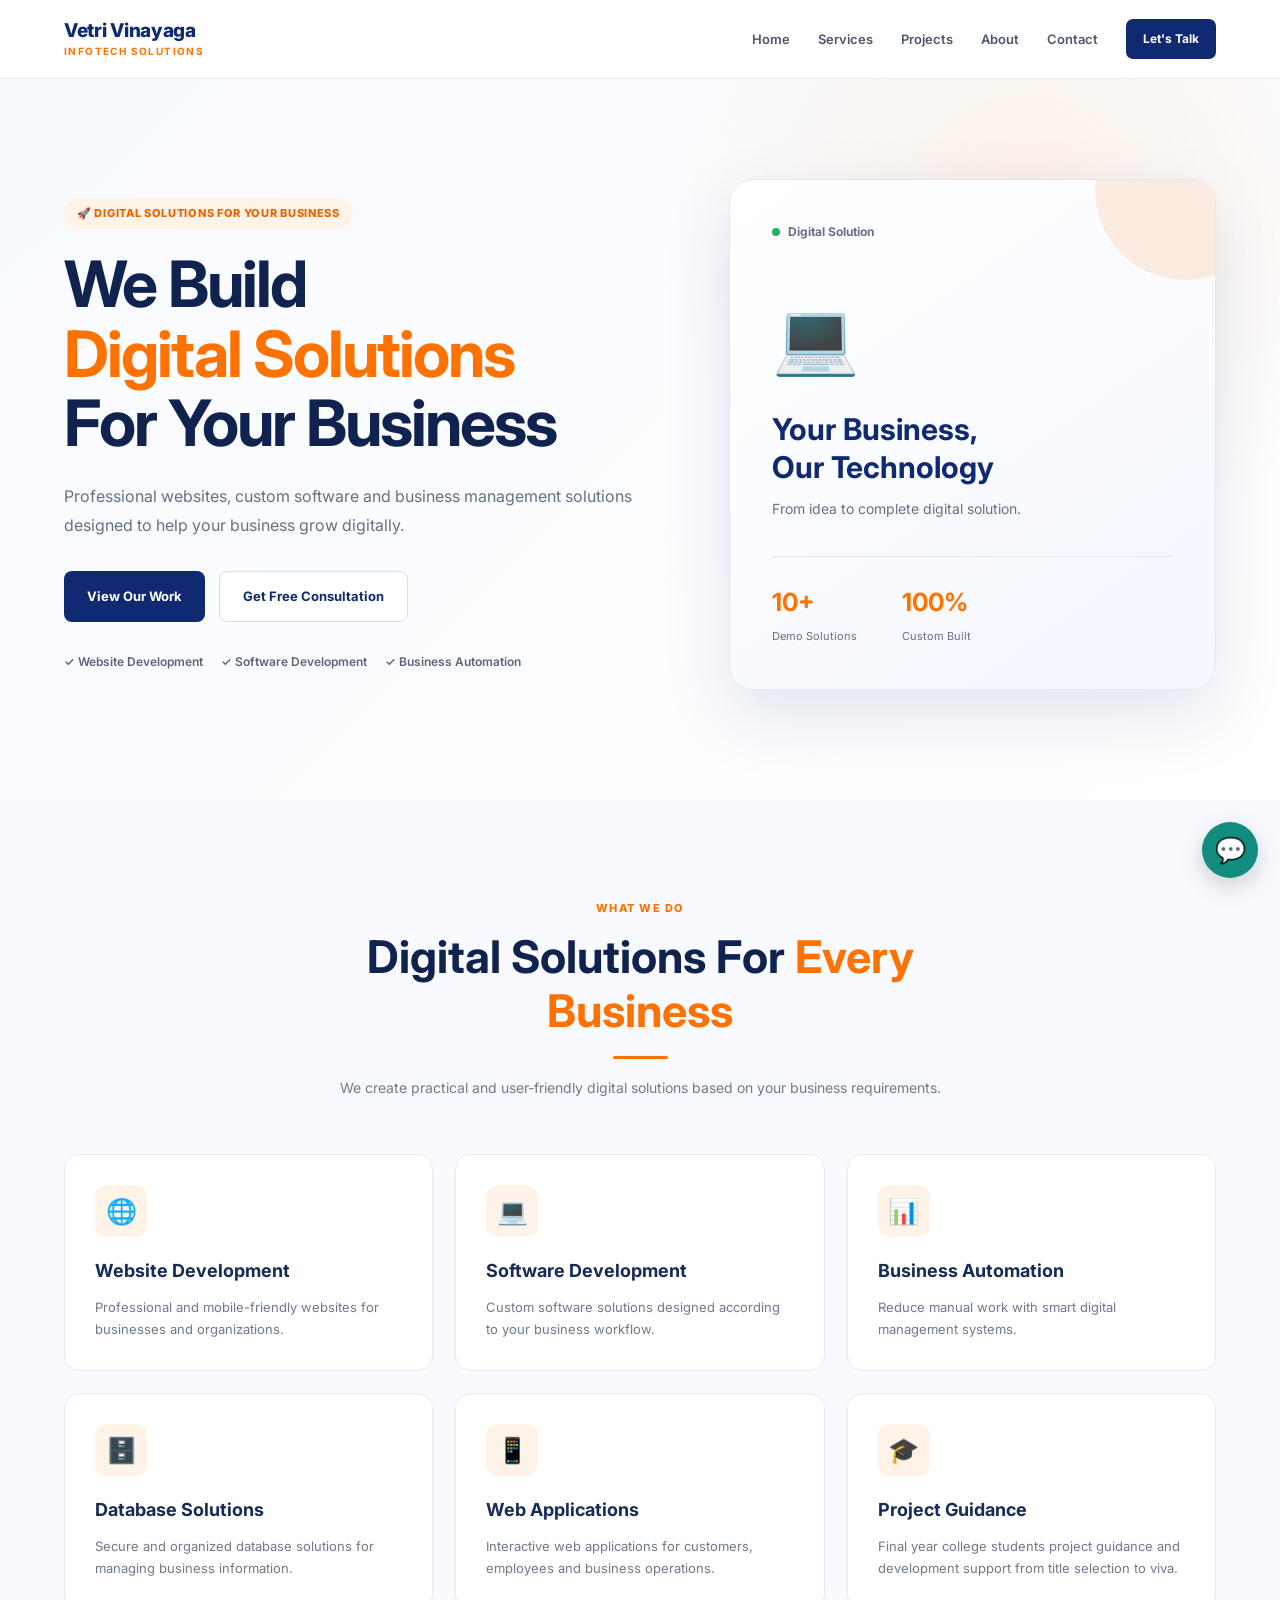
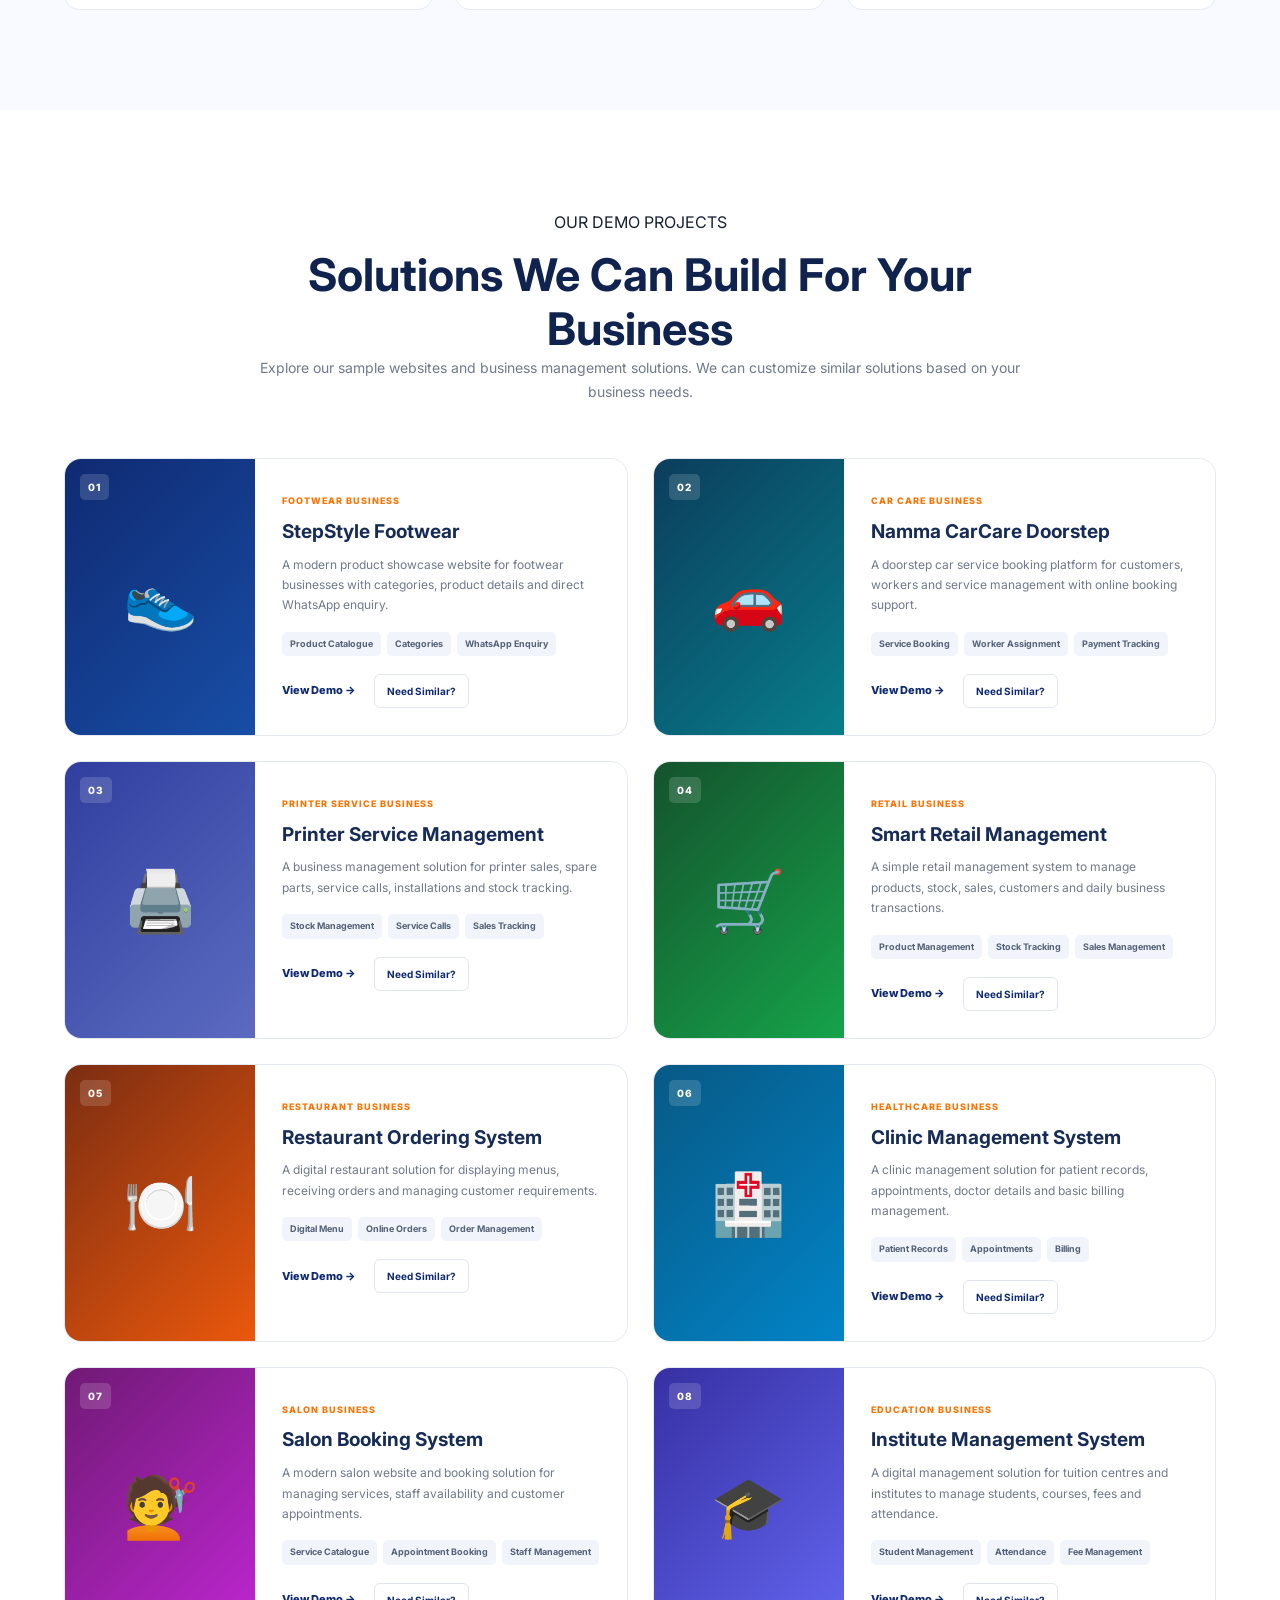
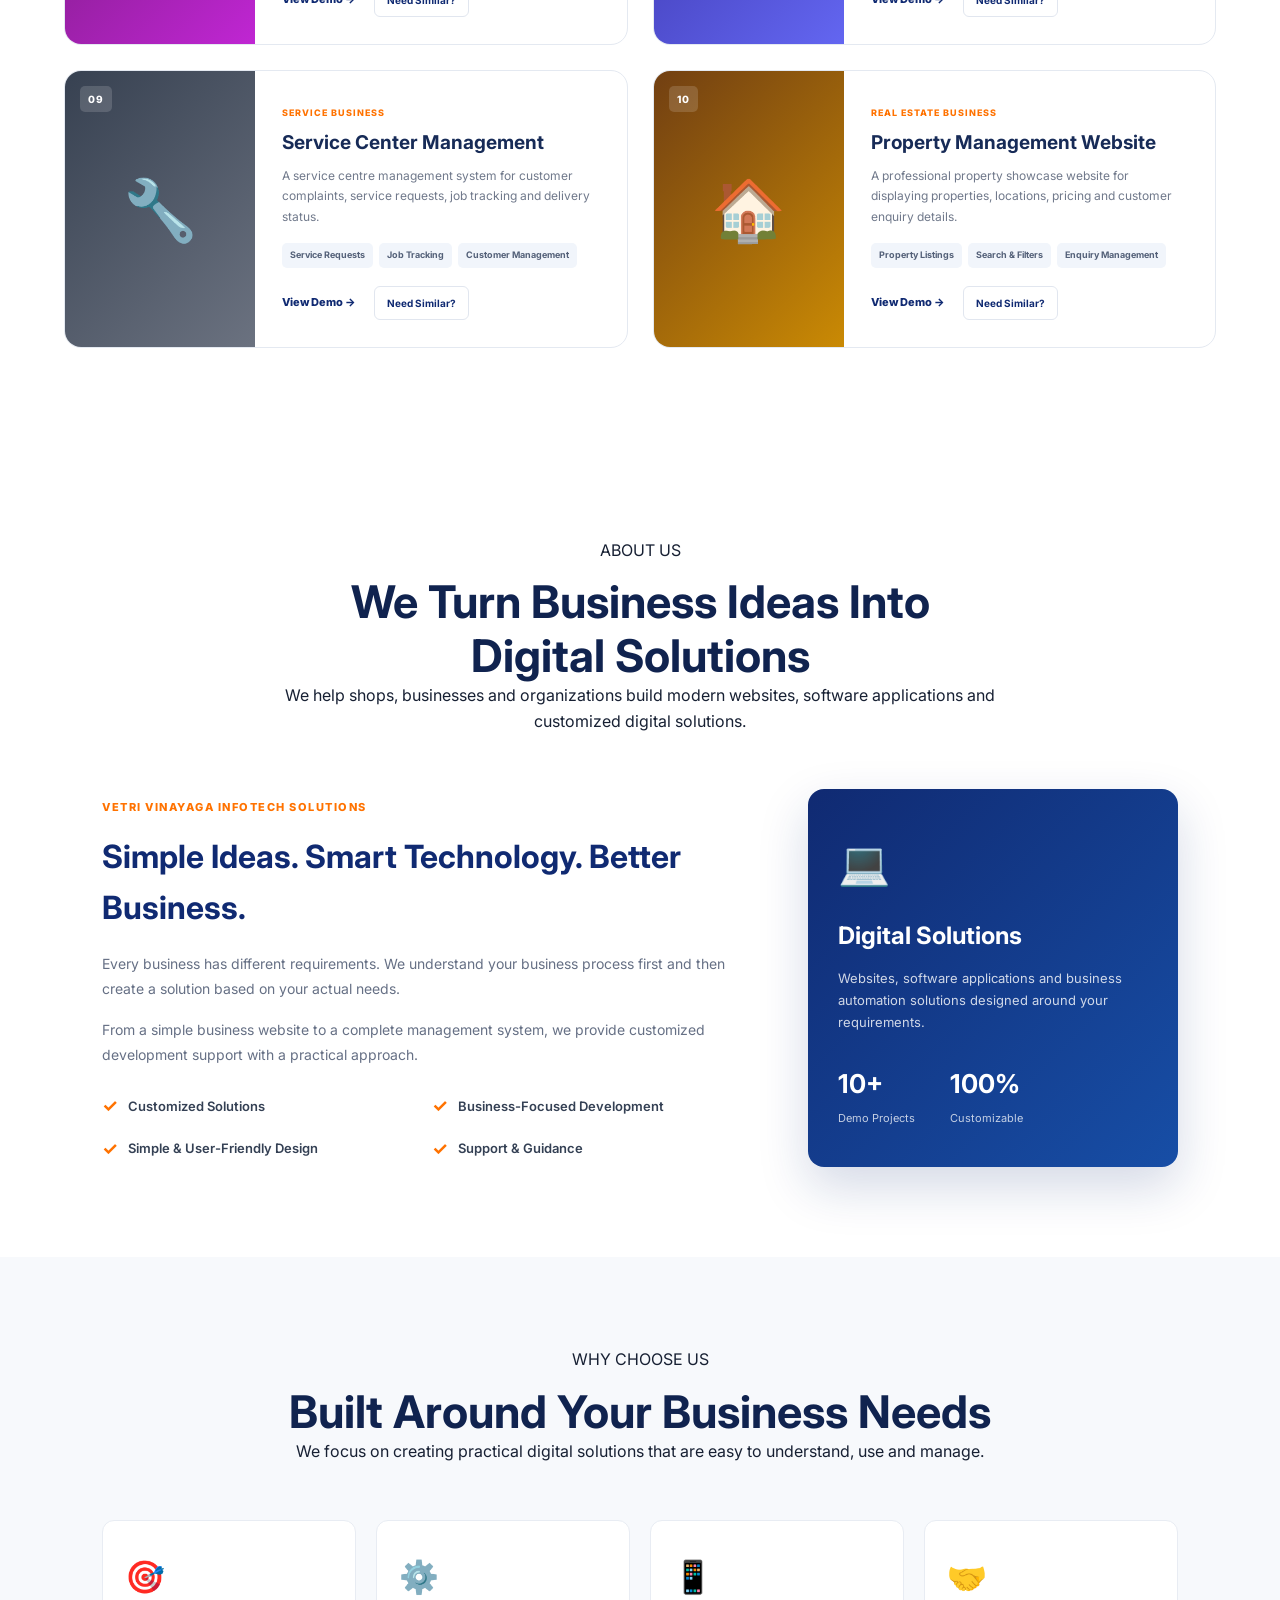
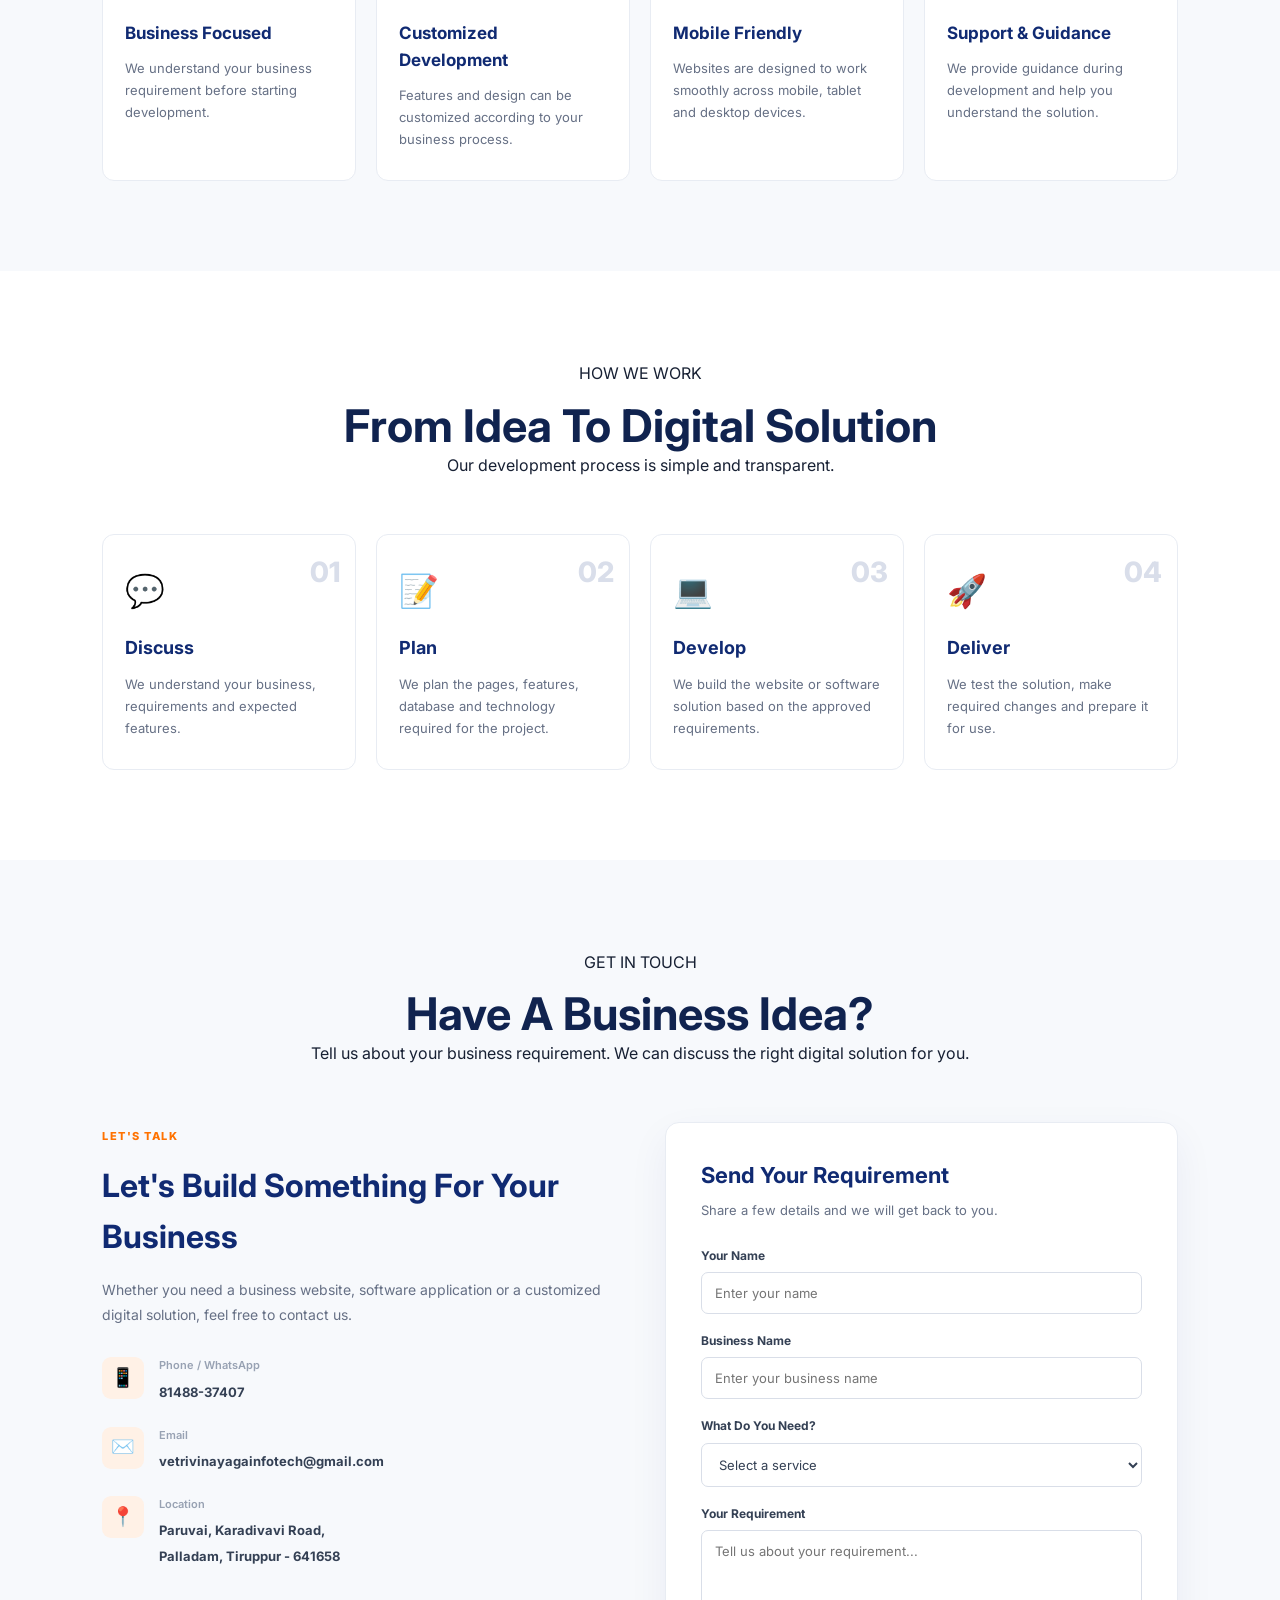
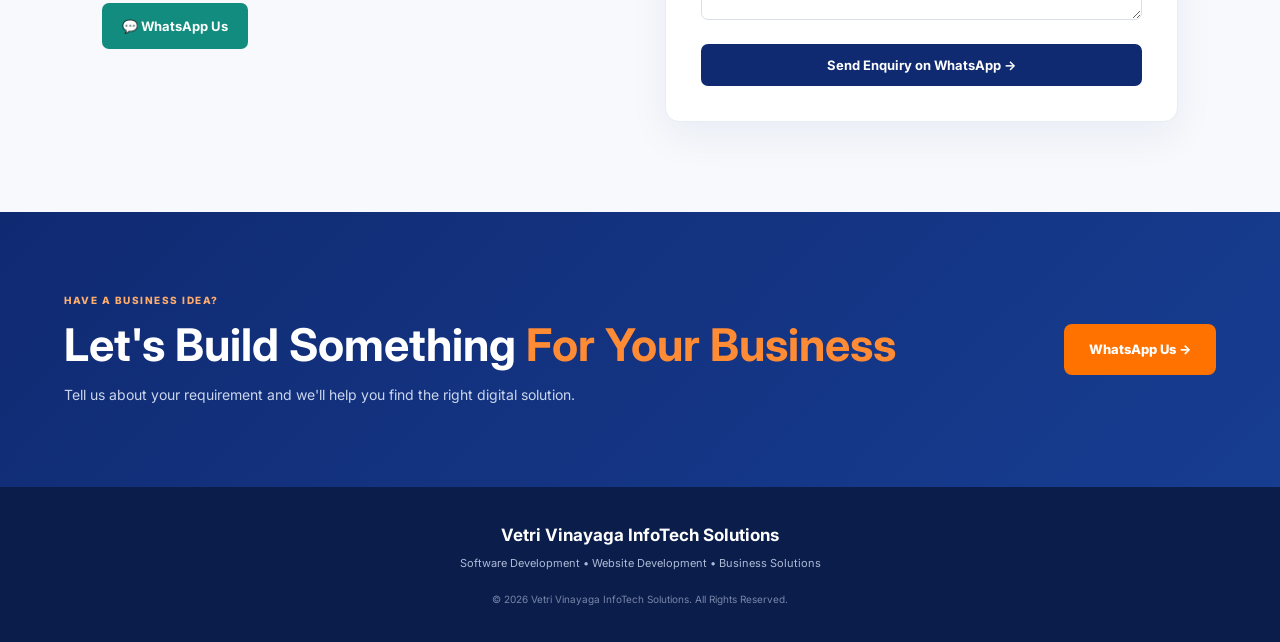
<file: index.html>
<!DOCTYPE html>
<html lang="en">

<head>
    <meta charset="UTF-8">
    <meta name="viewport" content="width=device-width, initial-scale=1.0">

    <title>Vetri Vinayaga InfoTech Solutions</title>

    <meta name="description"
        content="Vetri Vinayaga InfoTech Solutions - Software Development, Website Development, Business Automation and Project Guidance.">

    <link rel="stylesheet" href="css/style.css">
    
    <link rel="preconnect" href="https://fonts.googleapis.com">
<link rel="preconnect" href="https://fonts.gstatic.com" crossorigin>
<link href="https://fonts.googleapis.com/css2?family=Inter:wght@400;500;600;700;800&display=swap" rel="stylesheet">

</head>

<body>

<!-- ================= HEADER ================= -->

<header class="site-header">

    <div class="header-container">

        <a href="#home" class="logo">
            <span class="logo-main">Vetri Vinayaga</span>
            <span class="logo-sub">InfoTech Solutions</span>
        </a>


        <button class="menu-toggle" id="menuToggle" aria-label="Open Menu">
            ☰
        </button>


        <nav class="main-nav" id="mainNav">

            <a href="#home">Home</a>

            <a href="#services">Services</a>

            <a href="#projects">Projects</a>

            <a href="#about">About</a>

            <a href="#contact">Contact</a>

            <a
                href="https://wa.me/918148837407?text=Hi%20Vetri%20Vinayaga%20InfoTech%20Solutions%2C%20I%20would%20like%20to%20discuss%20a%20project."
                target="_blank"
                class="nav-talk"
            >
                Let's Talk
            </a>

        </nav>

    </div>

</header>




    <!-- ================= HERO ================= -->

    <section class="hero" id="home">

        <div class="container hero-container">

            <div class="hero-content">

                <p class="hero-tag">
                    🚀 DIGITAL SOLUTIONS FOR YOUR BUSINESS
                </p>

                <h1>
                    We Build
                    <span>Digital Solutions</span>
                    For Your Business
                </h1>

                <p class="hero-description">
                    Professional websites, custom software and business
                    management solutions designed to help your business
                    grow digitally.
                </p>

                <div class="hero-buttons">

                    <a href="#projects" class="btn primary-btn">
                        View Our Work
                    </a>

                    <a href="#contact" class="btn secondary-btn">
                        Get Free Consultation
                    </a>

                </div>

                <div class="hero-services">

                    <span>✓ Website Development</span>
                    <span>✓ Software Development</span>
                    <span>✓ Business Automation</span>

                </div>

            </div>


            <div class="hero-card">

                <div class="hero-card-top">

                    <span class="status-dot"></span>

                    <span>Digital Solution</span>

                </div>

                <div class="hero-icon">
                    💻
                </div>

                <h3>
                    Your Business,
                    <br>
                    Our Technology
                </h3>

                <p>
                    From idea to complete digital solution.
                </p>

                <div class="mini-stats">

                    <div>
                        <strong>10+</strong>
                        <span>Demo Solutions</span>
                    </div>

                    <div>
                        <strong>100%</strong>
                        <span>Custom Built</span>
                    </div>

                </div>

            </div>

        </div>

    </section>


    <!-- ================= SERVICES ================= -->

    <section class="services section" id="services">

        <div class="container">

            <div class="section-heading">

                <p>WHAT WE DO</p>

                <h2>
                    Digital Solutions For
                    <span>Every Business</span>
                </h2>

                <div class="heading-line"></div>

                <p class="section-description">
                    We create practical and user-friendly digital solutions
                    based on your business requirements.
                </p>

            </div>


            <div class="services-grid">

                <div class="service-card">
                    <div class="service-icon">🌐</div>
                    <h3>Website Development</h3>
                    <p>
                        Professional and mobile-friendly websites
                        for businesses and organizations.
                    </p>
                </div>


                <div class="service-card">
                    <div class="service-icon">💻</div>
                    <h3>Software Development</h3>
                    <p>
                        Custom software solutions designed according
                        to your business workflow.
                    </p>
                </div>


                <div class="service-card">
                    <div class="service-icon">📊</div>
                    <h3>Business Automation</h3>
                    <p>
                        Reduce manual work with smart digital
                        management systems.
                    </p>
                </div>


                <div class="service-card">
                    <div class="service-icon">🗄️</div>
                    <h3>Database Solutions</h3>
                    <p>
                        Secure and organized database solutions
                        for managing business information.
                    </p>
                </div>


                <div class="service-card">
                    <div class="service-icon">📱</div>
                    <h3>Web Applications</h3>
                    <p>
                        Interactive web applications for customers,
                        employees and business operations.
                    </p>
                </div>


                <div class="service-card">
                    <div class="service-icon">🎓</div>
                    <h3>Project Guidance</h3>
                    <p>
                        Final year college students project guidance
                        and development support from title selection to viva.
                    </p>
                </div>

            </div>

        </div>

    </section>


<!-- ================= PROJECTS ================= -->

<section class="projects-section" id="projects">

    <div class="section-heading">
        <span class="section-tag">OUR DEMO PROJECTS</span>
        <h2>Solutions We Can Build For Your Business</h2>
        <p>
            Explore our sample websites and business management solutions.
            We can customize similar solutions based on your business needs.
        </p>
    </div>


    <div class="projects-grid">


        <!-- ================= PROJECT 01 ================= -->

        <div class="project-card">

            <div class="project-image footwear-project">
                <span class="project-number">01</span>
                <span class="project-icon">👟</span>
            </div>

            <div class="project-content">

                <span class="project-category">FOOTWEAR BUSINESS</span>

                <h3>StepStyle Footwear</h3>

                <p>
                    A modern product showcase website for footwear businesses
                    with categories, product details and direct WhatsApp enquiry.
                </p>

                <div class="project-features">
                    <span>Product Catalogue</span>
                    <span>Categories</span>
                    <span>WhatsApp Enquiry</span>
                </div>

                <div class="project-actions">
                    <a href="projects/stepstyle/index.html" class="project-btn">
    View Demo →
</a>
                    <a href="#contact" class="similar-btn">Need Similar?</a>
                </div>

            </div>

        </div>


        <!-- ================= PROJECT 02 ================= -->

        <div class="project-card">

            <div class="project-image carcare-project">
                <span class="project-number">02</span>
                <span class="project-icon">🚗</span>
            </div>

            <div class="project-content">

                <span class="project-category">CAR CARE BUSINESS</span>

                <h3>Namma CarCare Doorstep</h3>

                <p>
                    A doorstep car service booking platform for customers,
                    workers and service management with online booking support.
                </p>

                <div class="project-features">
                    <span>Service Booking</span>
                    <span>Worker Assignment</span>
                    <span>Payment Tracking</span>
                </div>

                <div class="project-actions">
                    <a href="projects/carcare/index.html" class="project-btn">
    View Demo →
</a>
                    <a href="#contact" class="similar-btn">Need Similar?</a>
                </div>

            </div>

        </div>


        <!-- ================= PROJECT 03 ================= -->

        <div class="project-card">

            <div class="project-image printer-project">
                <span class="project-number">03</span>
                <span class="project-icon">🖨️</span>
            </div>

            <div class="project-content">

                <span class="project-category">PRINTER SERVICE BUSINESS</span>

                <h3>Printer Service Management</h3>

                <p>
                    A business management solution for printer sales,
                    spare parts, service calls, installations and stock tracking.
                </p>

                <div class="project-features">
                    <span>Stock Management</span>
                    <span>Service Calls</span>
                    <span>Sales Tracking</span>
                </div>

                <div class="project-actions">
                    <a href="projects/printer-service/index.html" class="project-btn">
    View Demo →
</a>
                    <a href="#contact" class="similar-btn">Need Similar?</a>
                </div>

            </div>

        </div>


        <!-- ================= PROJECT 04 ================= -->

        <div class="project-card">

            <div class="project-image retail-project">
                <span class="project-number">04</span>
                <span class="project-icon">🛒</span>
            </div>

            <div class="project-content">

                <span class="project-category">RETAIL BUSINESS</span>

                <h3>Smart Retail Management</h3>

                <p>
                    A simple retail management system to manage products,
                    stock, sales, customers and daily business transactions.
                </p>

                <div class="project-features">
                    <span>Product Management</span>
                    <span>Stock Tracking</span>
                    <span>Sales Management</span>
                </div>

                <div class="project-actions">
                    <a href="projects/smart-retail/index.html" class="project-btn">
    View Demo →
</a>
                    <a href="#contact" class="similar-btn">Need Similar?</a>
                </div>

            </div>

        </div>


        <!-- ================= PROJECT 05 ================= -->

        <div class="project-card">

            <div class="project-image restaurant-project">
                <span class="project-number">05</span>
                <span class="project-icon">🍽️</span>
            </div>

            <div class="project-content">

                <span class="project-category">RESTAURANT BUSINESS</span>

                <h3>Restaurant Ordering System</h3>

                <p>
                    A digital restaurant solution for displaying menus,
                    receiving orders and managing customer requirements.
                </p>

                <div class="project-features">
                    <span>Digital Menu</span>
                    <span>Online Orders</span>
                    <span>Order Management</span>
                </div>

                <div class="project-actions">
                    <a href="projects/restaurant/index.html" class="project-btn">
    View Demo →
</a>
                    <a href="#contact" class="similar-btn">Need Similar?</a>
                </div>

            </div>

        </div>


        <!-- ================= PROJECT 06 ================= -->

        <div class="project-card">

            <div class="project-image clinic-project">
                <span class="project-number">06</span>
                <span class="project-icon">🏥</span>
            </div>

            <div class="project-content">

                <span class="project-category">HEALTHCARE BUSINESS</span>

                <h3>Clinic Management System</h3>

                <p>
                    A clinic management solution for patient records,
                    appointments, doctor details and basic billing management.
                </p>

                <div class="project-features">
                    <span>Patient Records</span>
                    <span>Appointments</span>
                    <span>Billing</span>
                </div>

                <div class="project-actions">
                    <a href="projects/clinic/index.html" class="project-btn">
    View Demo →
</a>
                    <a href="#contact" class="similar-btn">Need Similar?</a>
                </div>

            </div>

        </div>


        <!-- ================= PROJECT 07 ================= -->

        <div class="project-card">

            <div class="project-image salon-project">
                <span class="project-number">07</span>
                <span class="project-icon">💇</span>
            </div>

            <div class="project-content">

                <span class="project-category">SALON BUSINESS</span>

                <h3>Salon Booking System</h3>

                <p>
                    A modern salon website and booking solution for managing
                    services, staff availability and customer appointments.
                </p>

                <div class="project-features">
                    <span>Service Catalogue</span>
                    <span>Appointment Booking</span>
                    <span>Staff Management</span>
                </div>

                <div class="project-actions">
                    <a href="projects/salon/index.html" class="project-btn">
    View Demo →
</a>
                    <a href="#contact" class="similar-btn">Need Similar?</a>
                </div>

            </div>

        </div>


        <!-- ================= PROJECT 08 ================= -->

        <div class="project-card">

            <div class="project-image institute-project">
                <span class="project-number">08</span>
                <span class="project-icon">🎓</span>
            </div>

            <div class="project-content">

                <span class="project-category">EDUCATION BUSINESS</span>

                <h3>Institute Management System</h3>

                <p>
                    A digital management solution for tuition centres and
                    institutes to manage students, courses, fees and attendance.
                </p>

                <div class="project-features">
                    <span>Student Management</span>
                    <span>Attendance</span>
                    <span>Fee Management</span>
                </div>

                <div class="project-actions">
                    <a href="projects/institute/index.html" class="project-btn">
    View Demo →
</a>
                    <a href="#contact" class="similar-btn">Need Similar?</a>
                </div>

            </div>

        </div>


        <!-- ================= PROJECT 09 ================= -->

        <div class="project-card">

            <div class="project-image service-project">
                <span class="project-number">09</span>
                <span class="project-icon">🔧</span>
            </div>

            <div class="project-content">

                <span class="project-category">SERVICE BUSINESS</span>

                <h3>Service Center Management</h3>

                <p>
                    A service centre management system for customer complaints,
                    service requests, job tracking and delivery status.
                </p>

                <div class="project-features">
                    <span>Service Requests</span>
                    <span>Job Tracking</span>
                    <span>Customer Management</span>
                </div>

                <div class="project-actions">
                    <a href="projects/service-center/index.html" class="project-btn">
    View Demo →
</a>
                    <a href="#contact" class="similar-btn">Need Similar?</a>
                </div>

            </div>

        </div>


        <!-- ================= PROJECT 10 ================= -->

        <div class="project-card">

            <div class="project-image realestate-project">
                <span class="project-number">10</span>
                <span class="project-icon">🏠</span>
            </div>

            <div class="project-content">

                <span class="project-category">REAL ESTATE BUSINESS</span>

                <h3>Property Management Website</h3>

                <p>
                    A professional property showcase website for displaying
                    properties, locations, pricing and customer enquiry details.
                </p>

                <div class="project-features">
                    <span>Property Listings</span>
                    <span>Search & Filters</span>
                    <span>Enquiry Management</span>
                </div>

                <div class="project-actions">
                    <a href="projects/real-estate/index.html" class="project-btn">
    View Demo →
</a>
                    <a href="#contact" class="similar-btn">Need Similar?</a>
                </div>

            </div>

        </div>


    </div>

</section>

<!-- ================= ABOUT ================= -->

<section class="about-section" id="about">

    <div class="section-heading">
        <span class="section-tag">ABOUT US</span>
        <h2>We Turn Business Ideas Into Digital Solutions</h2>
        <p>
            We help shops, businesses and organizations build modern websites,
            software applications and customized digital solutions.
        </p>
    </div>

    <div class="about-grid">

        <div class="about-content">

            <span class="about-label">VETRI VINAYAGA INFOTECH SOLUTIONS</span>

            <h3>Simple Ideas. Smart Technology. Better Business.</h3>

            <p>
                Every business has different requirements. We understand your
                business process first and then create a solution based on your
                actual needs.
            </p>

            <p>
                From a simple business website to a complete management system,
                we provide customized development support with a practical
                approach.
            </p>

            <div class="about-points">

                <div>
                    <span>✓</span>
                    <p>Customized Solutions</p>
                </div>

                <div>
                    <span>✓</span>
                    <p>Business-Focused Development</p>
                </div>

                <div>
                    <span>✓</span>
                    <p>Simple & User-Friendly Design</p>
                </div>

                <div>
                    <span>✓</span>
                    <p>Support & Guidance</p>
                </div>

            </div>

        </div>


        <div class="about-card">

            <div class="about-card-icon">💻</div>

            <h3>Digital Solutions</h3>

            <p>
                Websites, software applications and business automation
                solutions designed around your requirements.
            </p>

            <div class="about-stats">

                <div>
                    <strong>10+</strong>
                    <span>Demo Projects</span>
                </div>

                <div>
                    <strong>100%</strong>
                    <span>Customizable</span>
                </div>

            </div>

        </div>

    </div>

</section>


<!-- ================= WHY CHOOSE US ================= -->

<section class="why-section">

    <div class="section-heading">

        <span class="section-tag">WHY CHOOSE US</span>

        <h2>Built Around Your Business Needs</h2>

        <p>
            We focus on creating practical digital solutions that are easy
            to understand, use and manage.
        </p>

    </div>


    <div class="why-grid">

        <div class="why-card">
            <div class="why-icon">🎯</div>
            <h3>Business Focused</h3>
            <p>
                We understand your business requirement before starting
                development.
            </p>
        </div>


        <div class="why-card">
            <div class="why-icon">⚙️</div>
            <h3>Customized Development</h3>
            <p>
                Features and design can be customized according to your
                business process.
            </p>
        </div>


        <div class="why-card">
            <div class="why-icon">📱</div>
            <h3>Mobile Friendly</h3>
            <p>
                Websites are designed to work smoothly across mobile,
                tablet and desktop devices.
            </p>
        </div>


        <div class="why-card">
            <div class="why-icon">🤝</div>
            <h3>Support & Guidance</h3>
            <p>
                We provide guidance during development and help you
                understand the solution.
            </p>
        </div>

    </div>

</section>


<!-- ================= HOW WE WORK ================= -->

<section class="process-section">

    <div class="section-heading">

        <span class="section-tag">HOW WE WORK</span>

        <h2>From Idea To Digital Solution</h2>

        <p>
            Our development process is simple and transparent.
        </p>

    </div>


    <div class="process-grid">


        <div class="process-card">

            <span class="process-number">01</span>

            <div class="process-icon">💬</div>

            <h3>Discuss</h3>

            <p>
                We understand your business, requirements and expected
                features.
            </p>

        </div>


        <div class="process-card">

            <span class="process-number">02</span>

            <div class="process-icon">📝</div>

            <h3>Plan</h3>

            <p>
                We plan the pages, features, database and technology
                required for the project.
            </p>

        </div>


        <div class="process-card">

            <span class="process-number">03</span>

            <div class="process-icon">💻</div>

            <h3>Develop</h3>

            <p>
                We build the website or software solution based on
                the approved requirements.
            </p>

        </div>


        <div class="process-card">

            <span class="process-number">04</span>

            <div class="process-icon">🚀</div>

            <h3>Deliver</h3>

            <p>
                We test the solution, make required changes and
                prepare it for use.
            </p>

        </div>


    </div>

</section>

<!-- ================= CONTACT ================= -->

<section class="contact-section" id="contact">

    <div class="section-heading">

        <span class="section-tag">GET IN TOUCH</span>

        <h2>Have A Business Idea?</h2>

        <p>
            Tell us about your business requirement.
            We can discuss the right digital solution for you.
        </p>

    </div>


    <div class="contact-grid">


        <!-- CONTACT INFO -->

        <div class="contact-info">

            <span class="contact-label">LET'S TALK</span>

            <h3>Let's Build Something For Your Business</h3>

            <p>
                Whether you need a business website, software application
                or a customized digital solution, feel free to contact us.
            </p>


            <div class="contact-item">

    <div class="contact-icon">📱</div>

    <div>
        <span>Phone / WhatsApp</span>

        <a href="tel:+918148837407">
            <strong>81488-37407</strong>
        </a>

    </div>

</div>


            <div class="contact-item">

    <div class="contact-icon">✉️</div>

    <div>
        <span>Email</span>

        <a href="mailto:vetrivinayagainfotech@gmail.com">
            <strong>vetrivinayagainfotech@gmail.com</strong>
        </a>

    </div>

</div>


            <div class="contact-item">

    <div class="contact-icon">📍</div>

    <div>
        <span>Location</span>

        <a
            href="https://www.google.com/maps/search/?api=1&query=Paruvai%2C+Karadivavi+Road%2C+Palladam%2C+Tiruppur+641658"
            target="_blank"
        >
            <strong>
                Paruvai, Karadivavi Road,<br>
                Palladam, Tiruppur - 641658
            </strong>
        </a>

    </div>

</div>


            <a
                href="https://wa.me/918148837407?text=Hi%20Vetri%20Vinayaga%20InfoTech%20Solutions%2C%20I%20am%20interested%20in%20your%20website%20%2F%20software%20development%20services."
                target="_blank"
                class="whatsapp-btn"
            >
                💬 WhatsApp Us
            </a>

        </div>


        <!-- ENQUIRY FORM -->

        <div class="contact-form-card">

            <h3>Send Your Requirement</h3>

            <p>
                Share a few details and we will get back to you.
            </p>


            <form
                onsubmit="sendWhatsAppMessage(event)"
            >

                <div class="form-group">

                    <label>Your Name</label>

                    <input
                        type="text"
                        id="customerName"
                        placeholder="Enter your name"
                        required
                    >

                </div>


                <div class="form-group">

                    <label>Business Name</label>

                    <input
                        type="text"
                        id="businessName"
                        placeholder="Enter your business name"
                        required
                    >

                </div>


                <div class="form-group">

                    <label>What Do You Need?</label>

                    <select id="serviceType" required>

                        <option value="">Select a service</option>

                        <option>Website Development</option>

                        <option>Software Development</option>

                        <option>Business Management System</option>

                        <option>Mobile Application</option>

                        <option>Final Year Project Guidance</option>

                        <option>Other</option>

                    </select>

                </div>


                <div class="form-group">

                    <label>Your Requirement</label>

                    <textarea
                        id="customerRequirement"
                        rows="4"
                        placeholder="Tell us about your requirement..."
                        required
                    ></textarea>

                </div>


                <button type="submit" class="form-submit">
                    Send Enquiry on WhatsApp →
                </button>

            </form>

        </div>

    </div>

</section>




    <!-- ================= CTA ================= -->

    <section class="cta">

        <div class="container cta-container">

            <div>

                <p class="cta-small">
                    HAVE A BUSINESS IDEA?
                </p>

                <h2>
                    Let's Build Something
                    <span>For Your Business</span>
                </h2>

                <p>
                    Tell us about your requirement and we'll help
                    you find the right digital solution.
                </p>

            </div>

            <a
    href="https://wa.me/918148837407?text=Hi%20Vetri%20Vinayaga%20InfoTech%20Solutions%2C%20I%20am%20interested%20in%20your%20services."
    target="_blank"
    class="cta-button"
>
    WhatsApp Us →
</a>

        </div>

    </section>


    <!-- ================= FOOTER ================= -->

    <footer class="footer">

        <div class="container">

            <h3>Vetri Vinayaga InfoTech Solutions</h3>

            <p>
                Software Development • Website Development •
                Business Solutions
            </p>

            <p class="copyright">
                © 2026 Vetri Vinayaga InfoTech Solutions. All Rights Reserved.
            </p>

        </div>

    </footer>


    <script src="js/script.js"></script>


    <!-- ================= FLOATING WHATSAPP ================= -->

<a
    href="https://wa.me/918148837407?text=Hi%20Vetri%20Vinayaga%20InfoTech%20Solutions%2C%20I%20am%20interested%20in%20your%20services."
    target="_blank"
    class="floating-whatsapp"
    aria-label="Chat on WhatsApp"
>
    💬
</a>
</body>

</html>
</file>
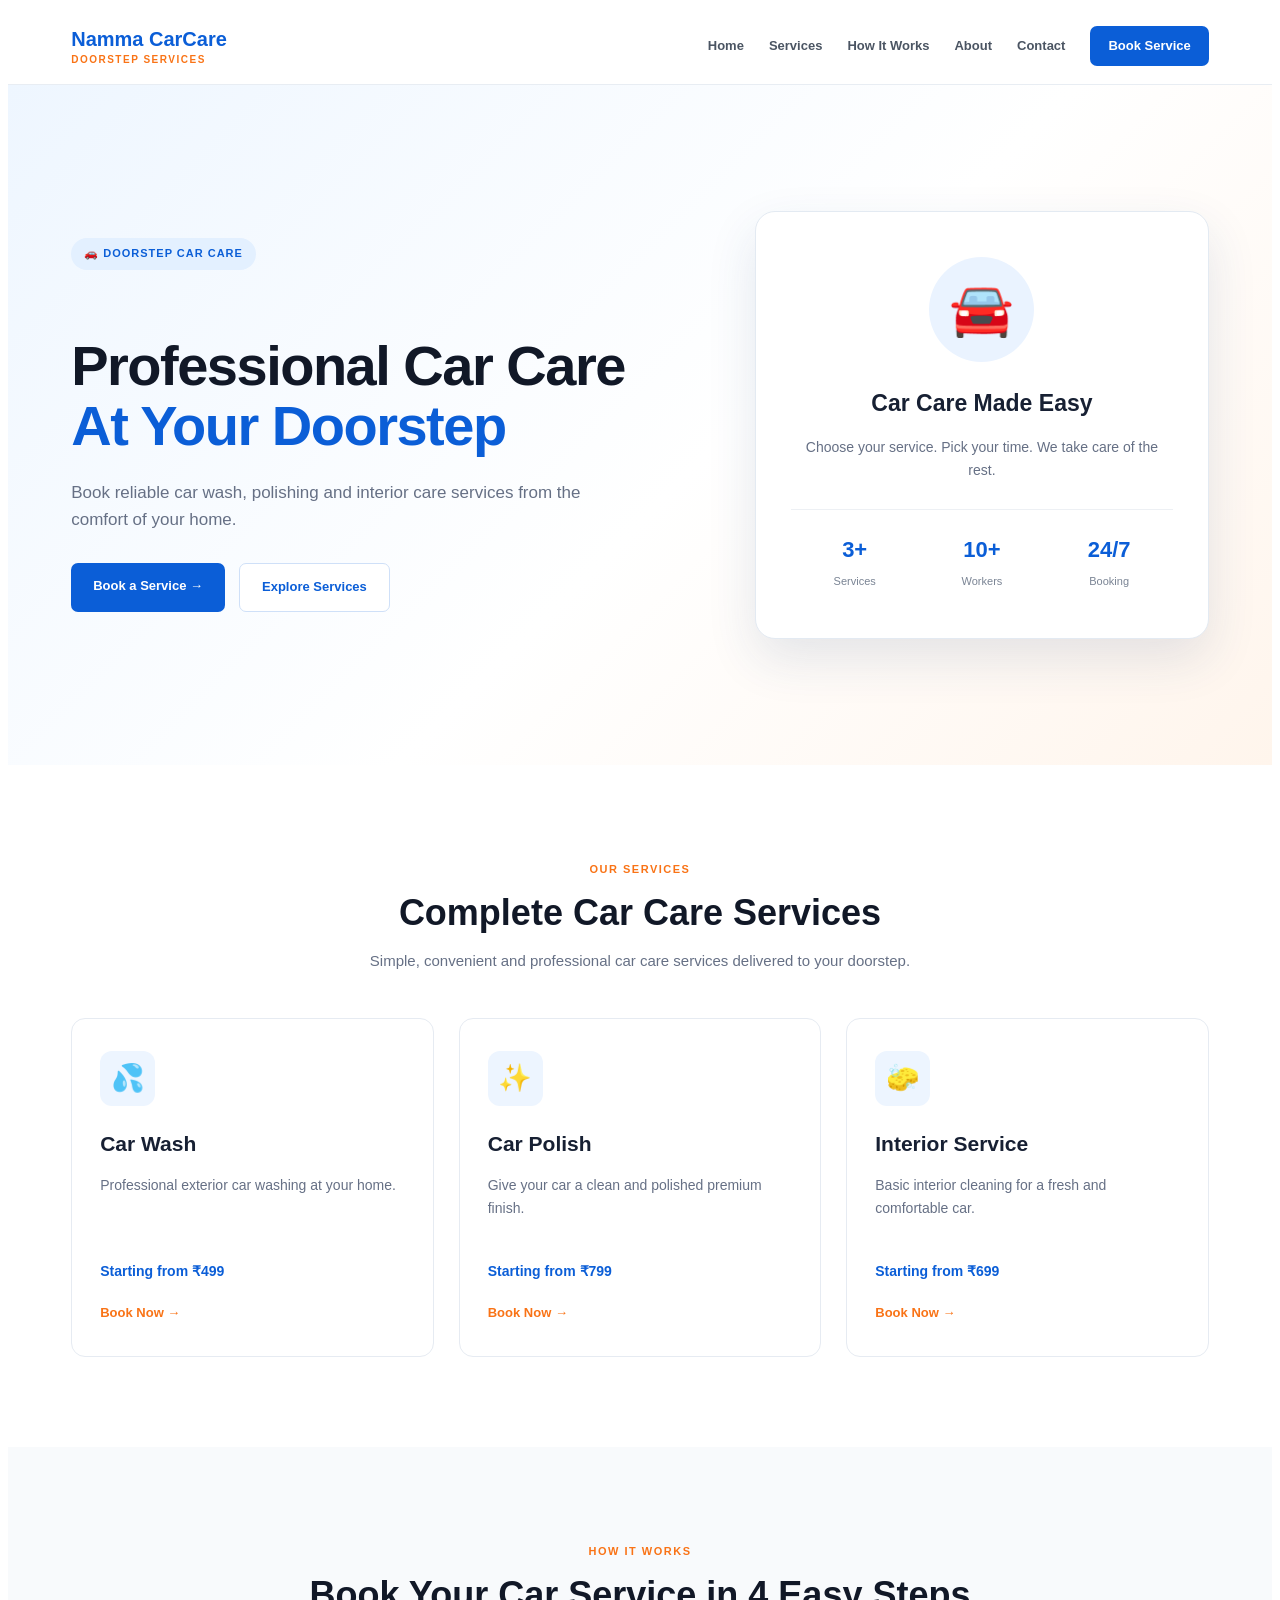
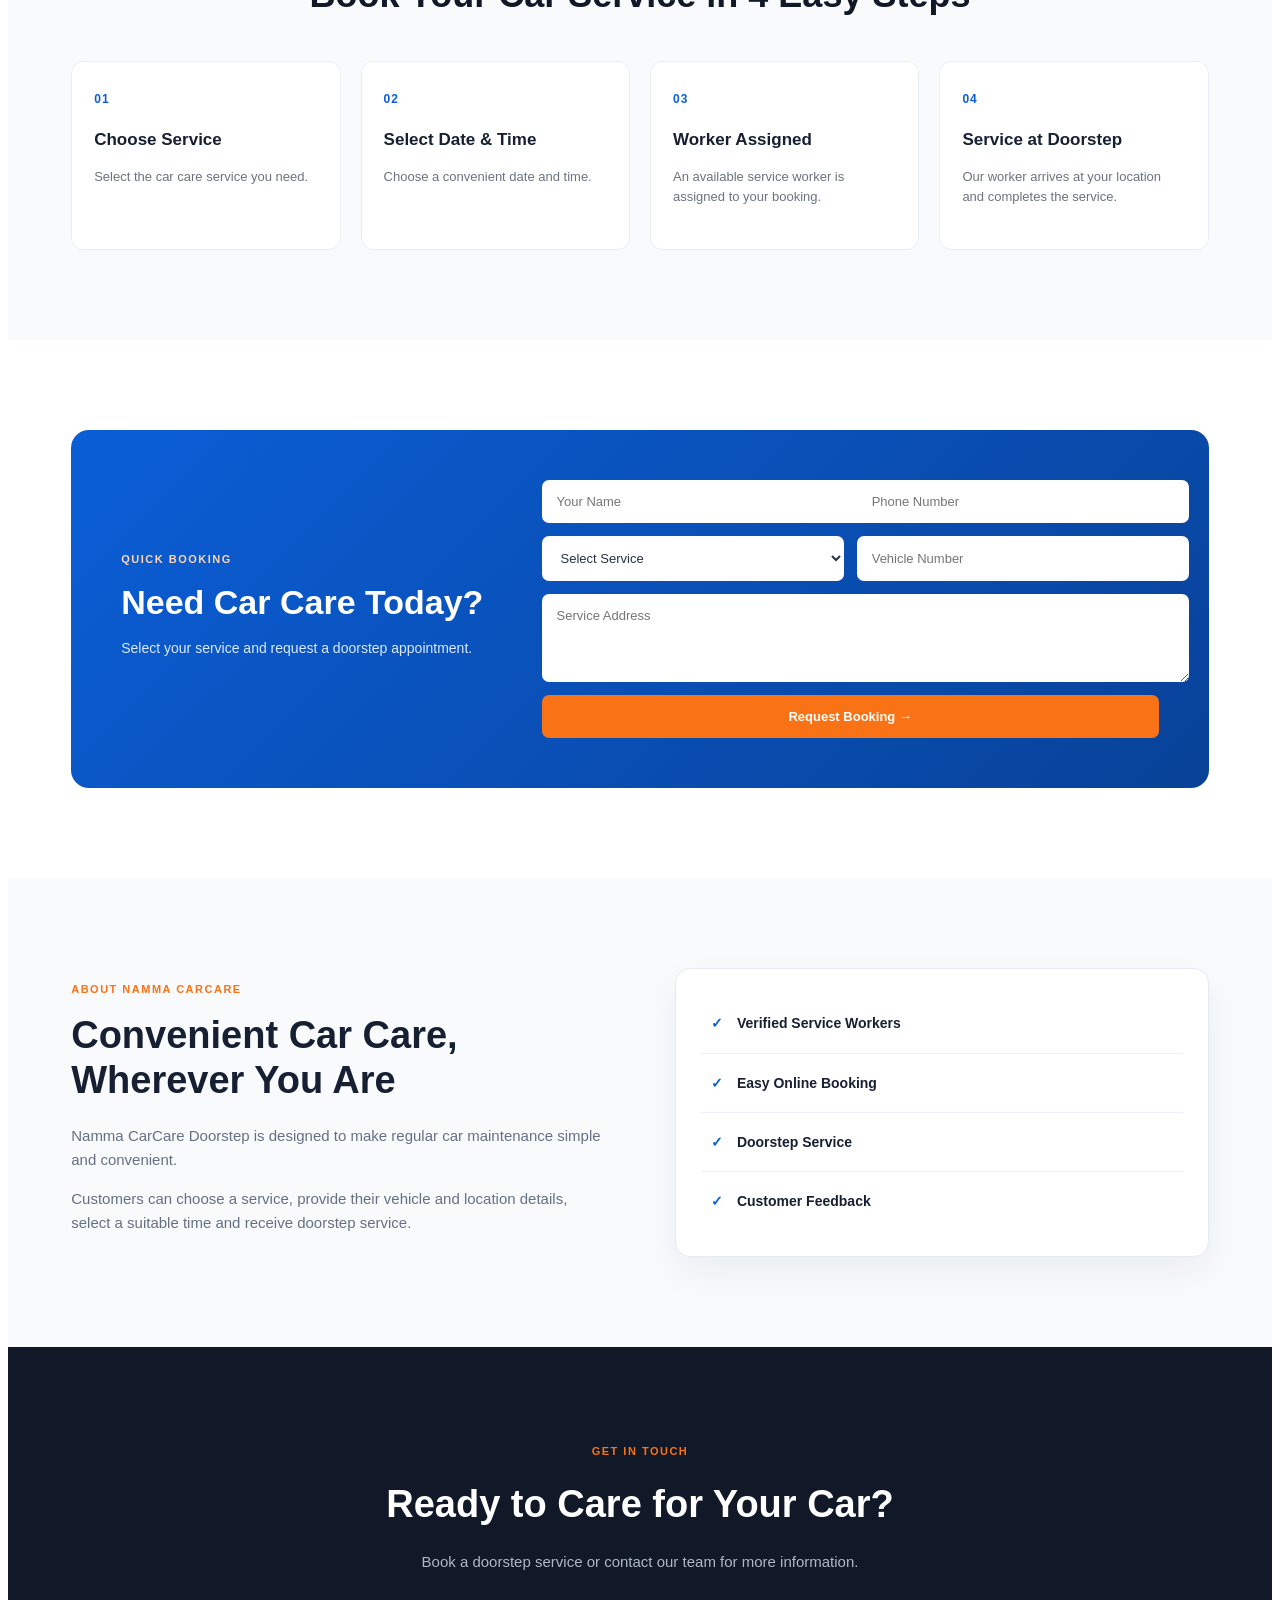
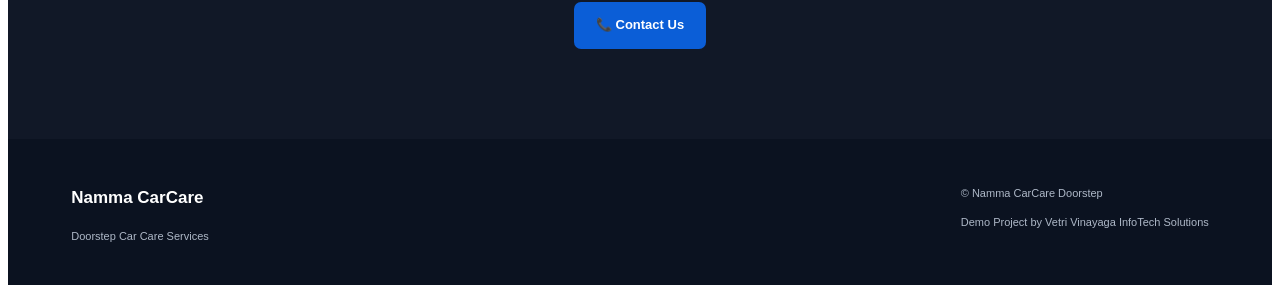
<file: projects/carcare/index.html>
<!DOCTYPE html>
<html lang="en">

<head>

    <meta charset="UTF-8">
    <meta name="viewport" content="width=device-width, initial-scale=1.0">

    <title>Namma CarCare Doorstep</title>

    <meta name="description"
        content="Namma CarCare Doorstep - Professional doorstep car wash, polish and interior services.">

    <link rel="stylesheet" href="style.css">

</head>


<body>


    <!-- ================= HEADER ================= -->

    <header class="site-header">

        <div class="container header-container">

            <a href="#home" class="logo">
                <span class="logo-main">Namma CarCare</span>
                <span class="logo-sub">Doorstep Services</span>
            </a>


            <button class="menu-toggle" id="menuToggle">
                ☰
            </button>


            <nav class="main-nav" id="mainNav">

                <a href="#home">Home</a>
                <a href="#services">Services</a>
                <a href="#how-it-works">How It Works</a>
                <a href="#about">About</a>
                <a href="#contact">Contact</a>

                <a href="#booking" class="book-btn">
                    Book Service
                </a>

            </nav>

        </div>

    </header>



    <!-- ================= HERO ================= -->

    <section class="hero" id="home">

        <div class="container hero-content">

            <div class="hero-text">

                <span class="hero-tag">
                    🚗 DOORSTEP CAR CARE
                </span>

                <h1>
                    Professional Car Care
                    <span>At Your Doorstep</span>
                </h1>

                <p>
                    Book reliable car wash, polishing and interior
                    care services from the comfort of your home.
                </p>


                <div class="hero-buttons">

                    <a href="#booking" class="primary-btn">
                        Book a Service →
                    </a>

                    <a href="#services" class="secondary-btn">
                        Explore Services
                    </a>

                </div>

            </div>


            <div class="hero-card">

                <div class="car-icon">
                    🚘
                </div>

                <h3>
                    Car Care Made Easy
                </h3>

                <p>
                    Choose your service. Pick your time.
                    We take care of the rest.
                </p>

                <div class="hero-stats">

                    <div>
                        <strong>3+</strong>
                        <small>Services</small>
                    </div>

                    <div>
                        <strong>10+</strong>
                        <small>Workers</small>
                    </div>

                    <div>
                        <strong>24/7</strong>
                        <small>Booking</small>
                    </div>

                </div>

            </div>

        </div>

    </section>



    <!-- ================= SERVICES ================= -->

    <section class="services-section" id="services">

        <div class="container">

            <div class="section-heading">

                <span>
                    OUR SERVICES
                </span>

                <h2>
                    Complete Car Care Services
                </h2>

                <p>
                    Simple, convenient and professional car care
                    services delivered to your doorstep.
                </p>

            </div>


            <div class="services-grid">


                <!-- SERVICE 1 -->

                <div class="service-card">

                    <div class="service-icon">
                        💦
                    </div>

                    <h3>
                        Car Wash
                    </h3>

                    <p>
                        Professional exterior car washing
                        at your home.
                    </p>

                    <div class="service-price">
                        Starting from ₹499
                    </div>

                    <a href="#booking">
                        Book Now →
                    </a>

                </div>



                <!-- SERVICE 2 -->

                <div class="service-card">

                    <div class="service-icon">
                        ✨
                    </div>

                    <h3>
                        Car Polish
                    </h3>

                    <p>
                        Give your car a clean and polished
                        premium finish.
                    </p>

                    <div class="service-price">
                        Starting from ₹799
                    </div>

                    <a href="#booking">
                        Book Now →
                    </a>

                </div>



                <!-- SERVICE 3 -->

                <div class="service-card">

                    <div class="service-icon">
                        🧽
                    </div>

                    <h3>
                        Interior Service
                    </h3>

                    <p>
                        Basic interior cleaning for a fresh
                        and comfortable car.
                    </p>

                    <div class="service-price">
                        Starting from ₹699
                    </div>

                    <a href="#booking">
                        Book Now →
                    </a>

                </div>

            </div>

        </div>

    </section>



    <!-- ================= HOW IT WORKS ================= -->

    <section class="how-section" id="how-it-works">

        <div class="container">

            <div class="section-heading">

                <span>
                    HOW IT WORKS
                </span>

                <h2>
                    Book Your Car Service in 4 Easy Steps
                </h2>

            </div>


            <div class="steps-grid">


                <div class="step-card">

                    <div class="step-number">
                        01
                    </div>

                    <h3>
                        Choose Service
                    </h3>

                    <p>
                        Select the car care service you need.
                    </p>

                </div>


                <div class="step-card">

                    <div class="step-number">
                        02
                    </div>

                    <h3>
                        Select Date & Time
                    </h3>

                    <p>
                        Choose a convenient date and time.
                    </p>

                </div>


                <div class="step-card">

                    <div class="step-number">
                        03
                    </div>

                    <h3>
                        Worker Assigned
                    </h3>

                    <p>
                        An available service worker is assigned
                        to your booking.
                    </p>

                </div>


                <div class="step-card">

                    <div class="step-number">
                        04
                    </div>

                    <h3>
                        Service at Doorstep
                    </h3>

                    <p>
                        Our worker arrives at your location
                        and completes the service.
                    </p>

                </div>

            </div>

        </div>

    </section>



    <!-- ================= BOOKING ================= -->

    <section class="booking-section" id="booking">

        <div class="container">

            <div class="booking-box">

                <div class="booking-content">

                    <span>
                        QUICK BOOKING
                    </span>

                    <h2>
                        Need Car Care Today?
                    </h2>

                    <p>
                        Select your service and request a doorstep
                        appointment.
                    </p>

                </div>


                <form id="bookingForm">

                    <div class="form-row">

                        <input
                            type="text"
                            id="customerName"
                            placeholder="Your Name"
                            required
                        >

                        <input
                            type="tel"
                            id="customerPhone"
                            placeholder="Phone Number"
                            required
                        >

                    </div>


                    <div class="form-row">

                        <select id="serviceType" required>

                            <option value="">
                                Select Service
                            </option>

                            <option value="Car Wash">
                                Car Wash
                            </option>

                            <option value="Car Polish">
                                Car Polish
                            </option>

                            <option value="Interior Service">
                                Interior Service
                            </option>

                        </select>


                        <input
                            type="text"
                            id="vehicleNumber"
                            placeholder="Vehicle Number"
                            required
                        >

                    </div>


                    <textarea
                        id="address"
                        placeholder="Service Address"
                        rows="4"
                        required
                    ></textarea>


                    <button type="submit" class="booking-btn">
                        Request Booking →
                    </button>

                </form>

            </div>

        </div>

    </section>



    <!-- ================= ABOUT ================= -->

    <section class="about-section" id="about">

        <div class="container about-grid">

            <div>

                <span class="section-label">
                    ABOUT NAMMA CARCARE
                </span>

                <h2>
                    Convenient Car Care,
                    Wherever You Are
                </h2>

                <p>
                    Namma CarCare Doorstep is designed to make
                    regular car maintenance simple and convenient.
                </p>

                <p>
                    Customers can choose a service, provide their
                    vehicle and location details, select a suitable
                    time and receive doorstep service.
                </p>

            </div>


            <div class="about-card">

                <div>
                    <strong>✓</strong>
                    Verified Service Workers
                </div>

                <div>
                    <strong>✓</strong>
                    Easy Online Booking
                </div>

                <div>
                    <strong>✓</strong>
                    Doorstep Service
                </div>

                <div>
                    <strong>✓</strong>
                    Customer Feedback
                </div>

            </div>

        </div>

    </section>



    <!-- ================= CONTACT ================= -->

    <section class="contact-section" id="contact">

        <div class="container contact-content">

            <span>
                GET IN TOUCH
            </span>

            <h2>
                Ready to Care for Your Car?
            </h2>

            <p>
                Book a doorstep service or contact our team
                for more information.
            </p>

            <a
                href="tel:+918148837407"
                class="primary-btn"
            >
                📞 Contact Us
            </a>

        </div>

    </section>



    <!-- ================= FOOTER ================= -->

    <footer class="footer">

        <div class="container footer-content">

            <div>

                <h3>
                    Namma CarCare
                </h3>

                <p>
                    Doorstep Car Care Services
                </p>

            </div>


            <div>

                <p>
                    © <span id="year"></span>
                    Namma CarCare Doorstep
                </p>

                <p>
                    Demo Project by Vetri Vinayaga InfoTech Solutions
                </p>

            </div>

        </div>

    </footer>



    <script src="script.js"></script>

</body>

</html>
</file>
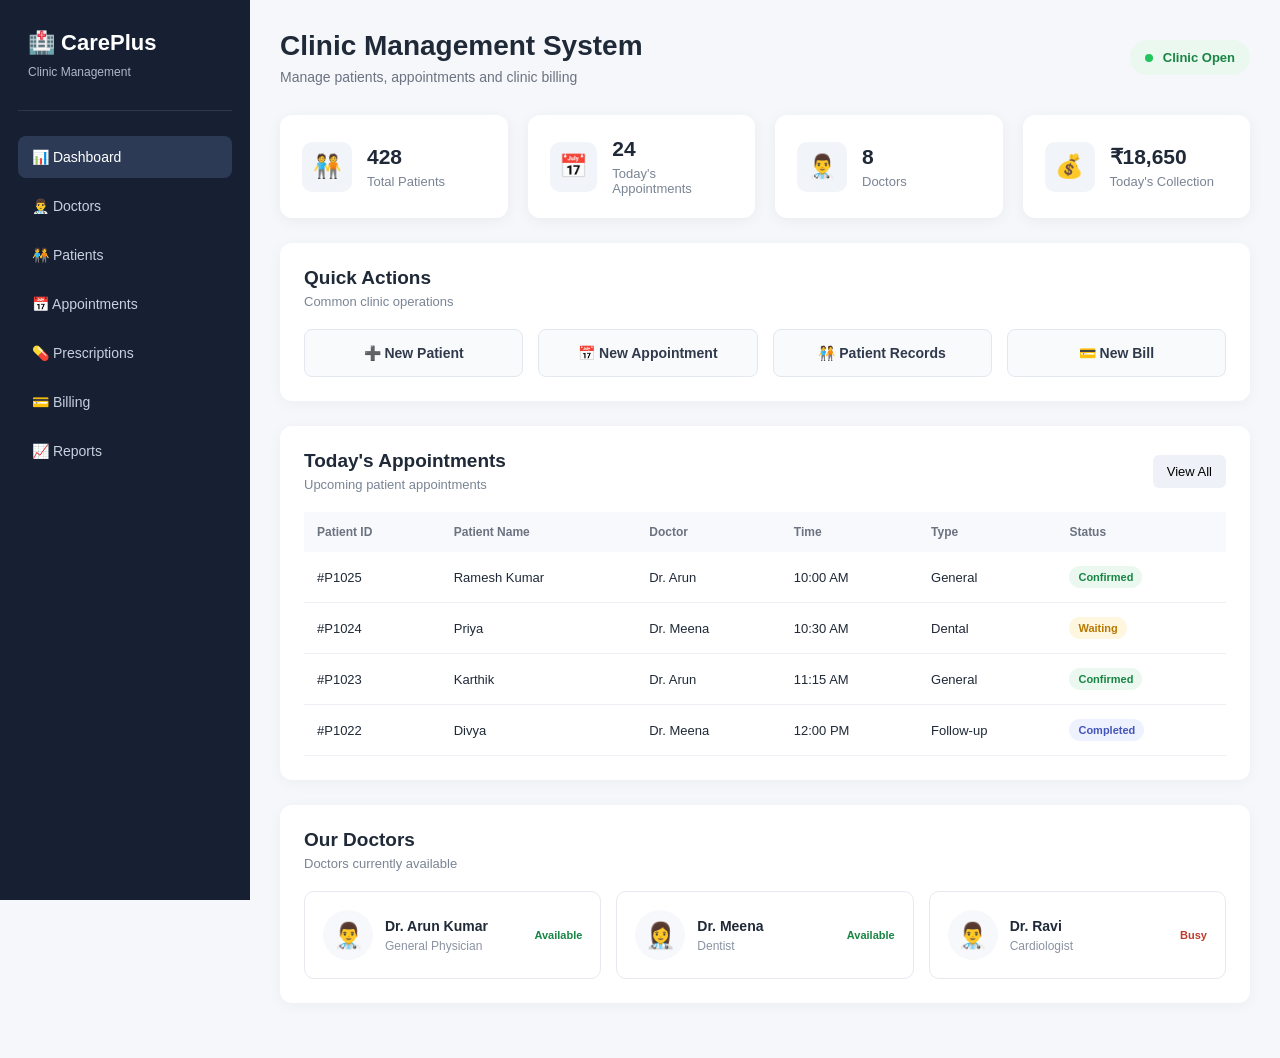
<file: projects/clinic/index.html>
<!DOCTYPE html>
<html lang="en">

<head>

    <meta charset="UTF-8">
    <meta name="viewport" content="width=device-width, initial-scale=1.0">

    <title>Clinic Management System</title>

    <link rel="stylesheet" href="style.css">

</head>

<body>

    <!-- ================= SIDEBAR ================= -->

    <aside class="sidebar">

        <div class="logo">

            <h2>🏥 CarePlus</h2>

            <span>Clinic Management</span>

        </div>


        <nav>

            <a href="#" class="active">📊 Dashboard</a>

            <a href="#">👨‍⚕️ Doctors</a>

            <a href="#">🧑‍🤝‍🧑 Patients</a>

            <a href="#">📅 Appointments</a>

            <a href="#">💊 Prescriptions</a>

            <a href="#">💳 Billing</a>

            <a href="#">📈 Reports</a>

        </nav>

    </aside>


    <!-- ================= MAIN ================= -->

    <main class="main-content">


        <!-- HEADER -->

        <header class="top-header">

            <div>

                <h1>Clinic Management System</h1>

                <p>
                    Manage patients, appointments and clinic billing
                </p>

            </div>


            <div class="clinic-status">

                <span></span>

                Clinic Open

            </div>

        </header>


        <!-- ================= DASHBOARD CARDS ================= -->

        <section class="dashboard-cards">


            <div class="dashboard-card">

                <div class="card-icon">
                    🧑‍🤝‍🧑
                </div>

                <div>

                    <h3>428</h3>

                    <p>Total Patients</p>

                </div>

            </div>


            <div class="dashboard-card">

                <div class="card-icon">
                    📅
                </div>

                <div>

                    <h3>24</h3>

                    <p>Today's Appointments</p>

                </div>

            </div>


            <div class="dashboard-card">

                <div class="card-icon">
                    👨‍⚕️
                </div>

                <div>

                    <h3>8</h3>

                    <p>Doctors</p>

                </div>

            </div>


            <div class="dashboard-card">

                <div class="card-icon">
                    💰
                </div>

                <div>

                    <h3>₹18,650</h3>

                    <p>Today's Collection</p>

                </div>

            </div>


        </section>


        <!-- ================= QUICK ACTIONS ================= -->

        <section class="section-box">


            <div class="section-title">

                <div>

                    <h2>Quick Actions</h2>

                    <p>
                        Common clinic operations
                    </p>

                </div>

            </div>


            <div class="quick-actions">

                <button
                    onclick="showMessage('New patient registration opened')"
                >
                    ➕ New Patient
                </button>


                <button
                    onclick="showMessage('Appointment booking opened')"
                >
                    📅 New Appointment
                </button>


                <button
                    onclick="showMessage('Patient records opened')"
                >
                    🧑‍🤝‍🧑 Patient Records
                </button>


                <button
                    onclick="showMessage('Billing screen opened')"
                >
                    💳 New Bill
                </button>

            </div>

        </section>


        <!-- ================= APPOINTMENTS ================= -->

        <section class="section-box">


            <div class="section-title">

                <div>

                    <h2>Today's Appointments</h2>

                    <p>
                        Upcoming patient appointments
                    </p>

                </div>


                <button class="view-btn">
                    View All
                </button>

            </div>


            <div class="table-container">

                <table>

                    <thead>

                        <tr>

                            <th>Patient ID</th>

                            <th>Patient Name</th>

                            <th>Doctor</th>

                            <th>Time</th>

                            <th>Type</th>

                            <th>Status</th>

                        </tr>

                    </thead>


                    <tbody>


                        <tr>

                            <td>#P1025</td>

                            <td>Ramesh Kumar</td>

                            <td>Dr. Arun</td>

                            <td>10:00 AM</td>

                            <td>General</td>

                            <td>

                                <span class="status confirmed">
                                    Confirmed
                                </span>

                            </td>

                        </tr>


                        <tr>

                            <td>#P1024</td>

                            <td>Priya</td>

                            <td>Dr. Meena</td>

                            <td>10:30 AM</td>

                            <td>Dental</td>

                            <td>

                                <span class="status waiting">
                                    Waiting
                                </span>

                            </td>

                        </tr>


                        <tr>

                            <td>#P1023</td>

                            <td>Karthik</td>

                            <td>Dr. Arun</td>

                            <td>11:15 AM</td>

                            <td>General</td>

                            <td>

                                <span class="status confirmed">
                                    Confirmed
                                </span>

                            </td>

                        </tr>


                        <tr>

                            <td>#P1022</td>

                            <td>Divya</td>

                            <td>Dr. Meena</td>

                            <td>12:00 PM</td>

                            <td>Follow-up</td>

                            <td>

                                <span class="status completed">
                                    Completed
                                </span>

                            </td>

                        </tr>


                    </tbody>

                </table>

            </div>

        </section>


        <!-- ================= DOCTORS ================= -->

        <section class="section-box">


            <div class="section-title">

                <div>

                    <h2>Our Doctors</h2>

                    <p>
                        Doctors currently available
                    </p>

                </div>

            </div>


            <div class="doctor-grid">


                <div class="doctor-card">

                    <div class="doctor-icon">
                        👨‍⚕️
                    </div>

                    <div>

                        <h3>Dr. Arun Kumar</h3>

                        <p>General Physician</p>

                    </div>

                    <span class="available">
                        Available
                    </span>

                </div>


                <div class="doctor-card">

                    <div class="doctor-icon">
                        👩‍⚕️
                    </div>

                    <div>

                        <h3>Dr. Meena</h3>

                        <p>Dentist</p>

                    </div>

                    <span class="available">
                        Available
                    </span>

                </div>


                <div class="doctor-card">

                    <div class="doctor-icon">
                        👨‍⚕️
                    </div>

                    <div>

                        <h3>Dr. Ravi</h3>

                        <p>Cardiologist</p>

                    </div>

                    <span class="busy">
                        Busy
                    </span>

                </div>


            </div>

        </section>


    </main>


    <script src="script.js"></script>

</body>

</html>
</file>
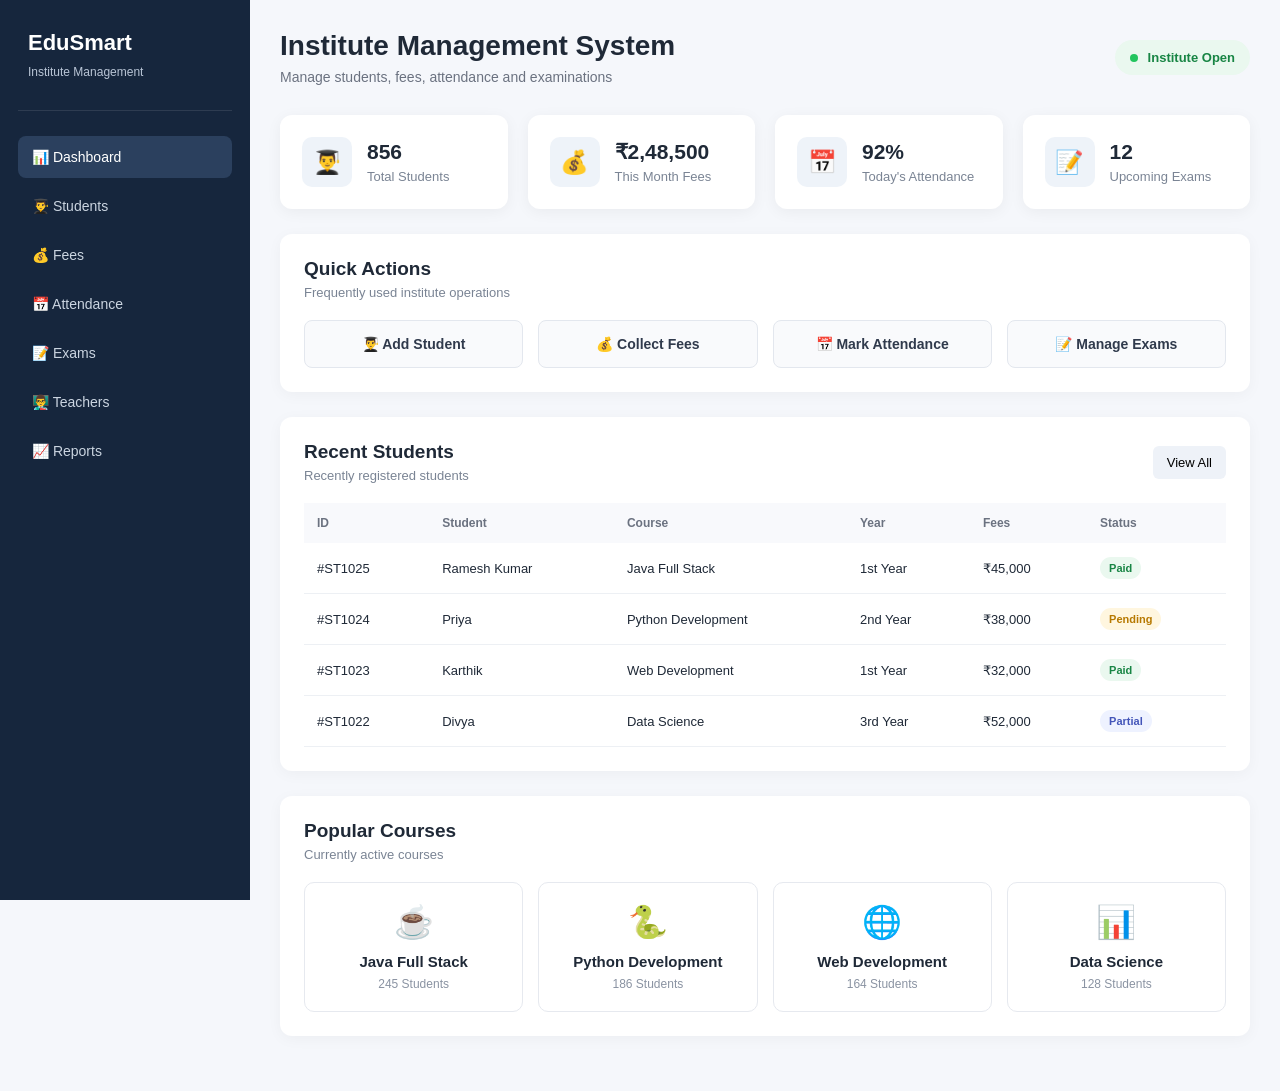
<file: projects/institute/index.html>
<!DOCTYPE html>
<html lang="en">

<head>

    <meta charset="UTF-8">
    <meta name="viewport" content="width=device-width, initial-scale=1.0">

    <title>Institute Management System</title>

    <link rel="stylesheet" href="style.css">

</head>

<body>

    <!-- ================= SIDEBAR ================= -->

    <aside class="sidebar">

        <div class="logo">
            <h2>EduSmart</h2>
            <span>Institute Management</span>
        </div>

        <nav>

            <a href="#" class="active">📊 Dashboard</a>
            <a href="#">👨‍🎓 Students</a>
            <a href="#">💰 Fees</a>
            <a href="#">📅 Attendance</a>
            <a href="#">📝 Exams</a>
            <a href="#">👨‍🏫 Teachers</a>
            <a href="#">📈 Reports</a>

        </nav>

    </aside>


    <!-- ================= MAIN ================= -->

    <main class="main-content">

        <!-- HEADER -->

        <header class="top-header">

            <div>
                <h1>Institute Management System</h1>
                <p>Manage students, fees, attendance and examinations</p>
            </div>

            <div class="institute-status">
                <span></span>
                Institute Open
            </div>

        </header>


        <!-- ================= DASHBOARD CARDS ================= -->

        <section class="dashboard-cards">

            <div class="dashboard-card">

                <div class="card-icon">👨‍🎓</div>

                <div>
                    <h3>856</h3>
                    <p>Total Students</p>
                </div>

            </div>


            <div class="dashboard-card">

                <div class="card-icon">💰</div>

                <div>
                    <h3>₹2,48,500</h3>
                    <p>This Month Fees</p>
                </div>

            </div>


            <div class="dashboard-card">

                <div class="card-icon">📅</div>

                <div>
                    <h3>92%</h3>
                    <p>Today's Attendance</p>
                </div>

            </div>


            <div class="dashboard-card">

                <div class="card-icon">📝</div>

                <div>
                    <h3>12</h3>
                    <p>Upcoming Exams</p>
                </div>

            </div>

        </section>


        <!-- ================= QUICK ACTIONS ================= -->

        <section class="section-box">

            <div class="section-title">

                <div>
                    <h2>Quick Actions</h2>
                    <p>Frequently used institute operations</p>
                </div>

            </div>


            <div class="quick-actions">

                <button onclick="showMessage('New student module opened.')">
                    👨‍🎓 Add Student
                </button>

                <button onclick="showMessage('Fee collection module opened.')">
                    💰 Collect Fees
                </button>

                <button onclick="showMessage('Attendance module opened.')">
                    📅 Mark Attendance
                </button>

                <button onclick="showMessage('Exam management module opened.')">
                    📝 Manage Exams
                </button>

            </div>

        </section>


        <!-- ================= STUDENT OVERVIEW ================= -->

        <section class="section-box">

            <div class="section-title">

                <div>
                    <h2>Recent Students</h2>
                    <p>Recently registered students</p>
                </div>

                <button class="view-btn">
                    View All
                </button>

            </div>


            <div class="table-container">

                <table>

                    <thead>

                        <tr>
                            <th>ID</th>
                            <th>Student</th>
                            <th>Course</th>
                            <th>Year</th>
                            <th>Fees</th>
                            <th>Status</th>
                        </tr>

                    </thead>


                    <tbody>

                        <tr>
                            <td>#ST1025</td>
                            <td>Ramesh Kumar</td>
                            <td>Java Full Stack</td>
                            <td>1st Year</td>
                            <td>₹45,000</td>
                            <td>
                                <span class="status paid">
                                    Paid
                                </span>
                            </td>
                        </tr>


                        <tr>
                            <td>#ST1024</td>
                            <td>Priya</td>
                            <td>Python Development</td>
                            <td>2nd Year</td>
                            <td>₹38,000</td>
                            <td>
                                <span class="status pending">
                                    Pending
                                </span>
                            </td>
                        </tr>


                        <tr>
                            <td>#ST1023</td>
                            <td>Karthik</td>
                            <td>Web Development</td>
                            <td>1st Year</td>
                            <td>₹32,000</td>
                            <td>
                                <span class="status paid">
                                    Paid
                                </span>
                            </td>
                        </tr>


                        <tr>
                            <td>#ST1022</td>
                            <td>Divya</td>
                            <td>Data Science</td>
                            <td>3rd Year</td>
                            <td>₹52,000</td>
                            <td>
                                <span class="status partial">
                                    Partial
                                </span>
                            </td>
                        </tr>

                    </tbody>

                </table>

            </div>

        </section>


        <!-- ================= COURSES ================= -->

        <section class="section-box">

            <div class="section-title">

                <div>
                    <h2>Popular Courses</h2>
                    <p>Currently active courses</p>
                </div>

            </div>


            <div class="course-grid">

                <div class="course-card">
                    <div class="course-icon">☕</div>
                    <h3>Java Full Stack</h3>
                    <p>245 Students</p>
                </div>


                <div class="course-card">
                    <div class="course-icon">🐍</div>
                    <h3>Python Development</h3>
                    <p>186 Students</p>
                </div>


                <div class="course-card">
                    <div class="course-icon">🌐</div>
                    <h3>Web Development</h3>
                    <p>164 Students</p>
                </div>


                <div class="course-card">
                    <div class="course-icon">📊</div>
                    <h3>Data Science</h3>
                    <p>128 Students</p>
                </div>

            </div>

        </section>

    </main>


    <script src="script.js"></script>

</body>

</html>
</file>
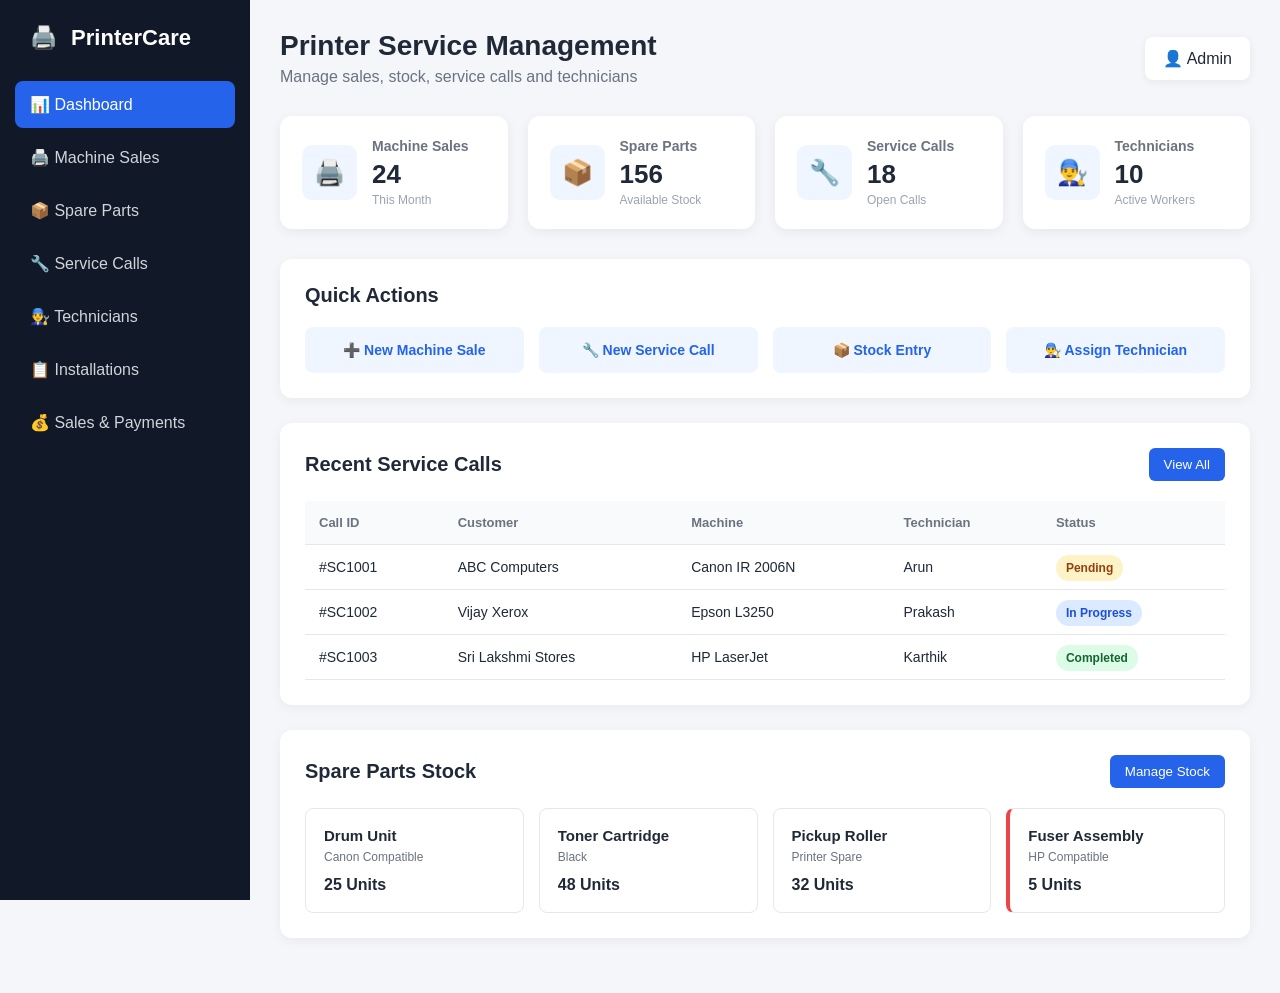
<file: projects/printer-service/index.html>
<!DOCTYPE html>
<html lang="en">

<head>
    <meta charset="UTF-8">
    <meta name="viewport" content="width=device-width, initial-scale=1.0">

    <title>Printer Service Management</title>

    <link rel="stylesheet" href="style.css">
</head>

<body>

    <!-- ================= SIDEBAR ================= -->

    <aside class="sidebar">

        <div class="logo">
            <span>🖨️</span>
            PrinterCare
        </div>

        <nav>

            <a href="#" class="active">
                📊 Dashboard
            </a>

            <a href="#">
                🖨️ Machine Sales
            </a>

            <a href="#">
                📦 Spare Parts
            </a>

            <a href="#">
                🔧 Service Calls
            </a>

            <a href="#">
                👨‍🔧 Technicians
            </a>

            <a href="#">
                📋 Installations
            </a>

            <a href="#">
                💰 Sales & Payments
            </a>

        </nav>

    </aside>


    <!-- ================= MAIN ================= -->

    <main class="main-content">

        <!-- TOP BAR -->

        <header class="topbar">

            <div>
                <h1>Printer Service Management</h1>
                <p>Manage sales, stock, service calls and technicians</p>
            </div>

            <div class="admin">
                👤 Admin
            </div>

        </header>


        <!-- ================= DASHBOARD CARDS ================= -->

        <section class="dashboard-cards">

            <div class="card">
                <div class="card-icon">🖨️</div>
                <div>
                    <h3>Machine Sales</h3>
                    <strong>24</strong>
                    <p>This Month</p>
                </div>
            </div>


            <div class="card">
                <div class="card-icon">📦</div>
                <div>
                    <h3>Spare Parts</h3>
                    <strong>156</strong>
                    <p>Available Stock</p>
                </div>
            </div>


            <div class="card">
                <div class="card-icon">🔧</div>
                <div>
                    <h3>Service Calls</h3>
                    <strong>18</strong>
                    <p>Open Calls</p>
                </div>
            </div>


            <div class="card">
                <div class="card-icon">👨‍🔧</div>
                <div>
                    <h3>Technicians</h3>
                    <strong>10</strong>
                    <p>Active Workers</p>
                </div>
            </div>

        </section>


        <!-- ================= QUICK ACTIONS ================= -->

        <section class="section">

            <div class="section-header">
                <h2>Quick Actions</h2>
            </div>

            <div class="quick-actions">

                <button onclick="showMessage('New machine sale started')">
                    ➕ New Machine Sale
                </button>

                <button onclick="showMessage('New service call created')">
                    🔧 New Service Call
                </button>

                <button onclick="showMessage('Stock entry opened')">
                    📦 Stock Entry
                </button>

                <button onclick="showMessage('Technician assignment opened')">
                    👨‍🔧 Assign Technician
                </button>

            </div>

        </section>


        <!-- ================= SERVICE CALLS ================= -->

        <section class="section">

            <div class="section-header">

                <h2>Recent Service Calls</h2>

                <button class="view-btn">
                    View All
                </button>

            </div>


            <div class="table-container">

                <table>

                    <thead>

                        <tr>
                            <th>Call ID</th>
                            <th>Customer</th>
                            <th>Machine</th>
                            <th>Technician</th>
                            <th>Status</th>
                        </tr>

                    </thead>


                    <tbody>

                        <tr>
                            <td>#SC1001</td>
                            <td>ABC Computers</td>
                            <td>Canon IR 2006N</td>
                            <td>Arun</td>
                            <td>
                                <span class="status pending">
                                    Pending
                                </span>
                            </td>
                        </tr>


                        <tr>
                            <td>#SC1002</td>
                            <td>Vijay Xerox</td>
                            <td>Epson L3250</td>
                            <td>Prakash</td>
                            <td>
                                <span class="status progress">
                                    In Progress
                                </span>
                            </td>
                        </tr>


                        <tr>
                            <td>#SC1003</td>
                            <td>Sri Lakshmi Stores</td>
                            <td>HP LaserJet</td>
                            <td>Karthik</td>
                            <td>
                                <span class="status completed">
                                    Completed
                                </span>
                            </td>
                        </tr>


                    </tbody>

                </table>

            </div>

        </section>


        <!-- ================= STOCK ================= -->

        <section class="section">

            <div class="section-header">

                <h2>Spare Parts Stock</h2>

                <button class="view-btn">
                    Manage Stock
                </button>

            </div>


            <div class="stock-grid">

                <div class="stock-item">
                    <h3>Drum Unit</h3>
                    <p>Canon Compatible</p>
                    <strong>25 Units</strong>
                </div>


                <div class="stock-item">
                    <h3>Toner Cartridge</h3>
                    <p>Black</p>
                    <strong>48 Units</strong>
                </div>


                <div class="stock-item">
                    <h3>Pickup Roller</h3>
                    <p>Printer Spare</p>
                    <strong>32 Units</strong>
                </div>


                <div class="stock-item low-stock">
                    <h3>Fuser Assembly</h3>
                    <p>HP Compatible</p>
                    <strong>5 Units</strong>
                </div>

            </div>

        </section>


    </main>


    <script src="script.js"></script>

</body>

</html>
</file>
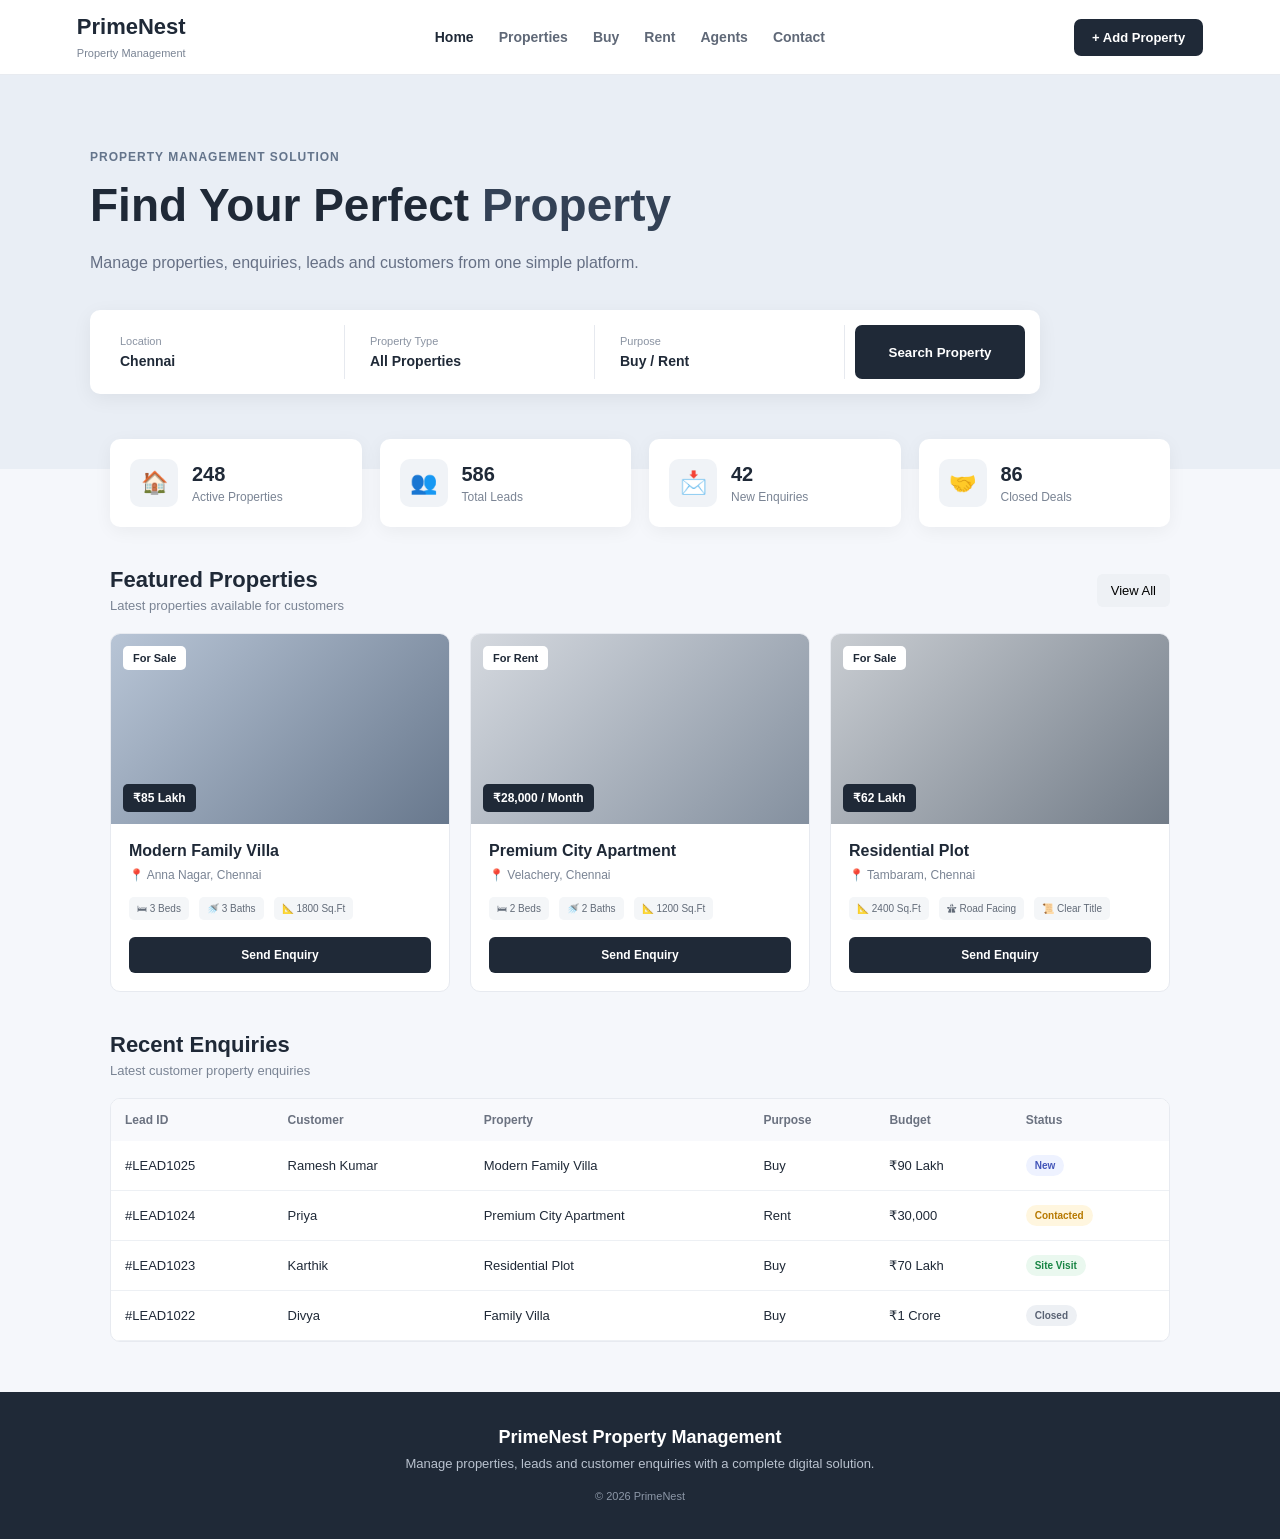
<file: projects/real-estate/index.html>
<!DOCTYPE html>
<html lang="en">

<head>

    <meta charset="UTF-8">
    <meta name="viewport" content="width=device-width, initial-scale=1.0">

    <title>Property Management Website</title>

    <link rel="stylesheet" href="style.css">

</head>

<body>

    <!-- ================= HEADER ================= -->

    <header class="top-header">

        <div class="brand">
            <h2>PrimeNest</h2>
            <span>Property Management</span>
        </div>

        <nav>

            <a href="#" class="active">Home</a>
            <a href="#">Properties</a>
            <a href="#">Buy</a>
            <a href="#">Rent</a>
            <a href="#">Agents</a>
            <a href="#">Contact</a>

        </nav>

        <button class="add-property"
                onclick="showMessage('Add Property module opened.')">
            + Add Property
        </button>

    </header>


    <!-- ================= HERO ================= -->

    <section class="hero">

        <div class="hero-content">

            <p class="hero-label">PROPERTY MANAGEMENT SOLUTION</p>

            <h1>
                Find Your Perfect
                <span>Property</span>
            </h1>

            <p class="hero-text">
                Manage properties, enquiries, leads and customers
                from one simple platform.
            </p>


            <!-- SEARCH BOX -->

            <div class="search-box">

                <div class="search-field">
                    <label>Location</label>
                    <p>Chennai</p>
                </div>

                <div class="search-field">
                    <label>Property Type</label>
                    <p>All Properties</p>
                </div>

                <div class="search-field">
                    <label>Purpose</label>
                    <p>Buy / Rent</p>
                </div>

                <button onclick="searchProperties()">
                    Search Property
                </button>

            </div>

        </div>

    </section>


    <!-- ================= DASHBOARD STATS ================= -->

    <section class="stats-section">

        <div class="stat-card">

            <div class="stat-icon">🏠</div>

            <div>
                <h3>248</h3>
                <p>Active Properties</p>
            </div>

        </div>


        <div class="stat-card">

            <div class="stat-icon">👥</div>

            <div>
                <h3>586</h3>
                <p>Total Leads</p>
            </div>

        </div>


        <div class="stat-card">

            <div class="stat-icon">📩</div>

            <div>
                <h3>42</h3>
                <p>New Enquiries</p>
            </div>

        </div>


        <div class="stat-card">

            <div class="stat-icon">🤝</div>

            <div>
                <h3>86</h3>
                <p>Closed Deals</p>
            </div>

        </div>

    </section>


    <!-- ================= PROPERTIES ================= -->

    <section class="section">

        <div class="section-header">

            <div>
                <h2>Featured Properties</h2>
                <p>Latest properties available for customers</p>
            </div>

            <button class="view-btn"
                    onclick="showMessage('All properties page opened.')">
                View All
            </button>

        </div>


        <div class="property-grid">


            <!-- PROPERTY 1 -->

            <div class="property-card">

                <div class="property-image house-one">

                    <span class="property-tag">
                        For Sale
                    </span>

                    <span class="property-price">
                        ₹85 Lakh
                    </span>

                </div>

                <div class="property-content">

                    <h3>Modern Family Villa</h3>

                    <p class="location">
                        📍 Anna Nagar, Chennai
                    </p>

                    <div class="property-details">

                        <span>🛏 3 Beds</span>
                        <span>🚿 3 Baths</span>
                        <span>📐 1800 Sq.Ft</span>

                    </div>

                    <button onclick="showMessage('Property enquiry submitted.')">
                        Send Enquiry
                    </button>

                </div>

            </div>


            <!-- PROPERTY 2 -->

            <div class="property-card">

                <div class="property-image house-two">

                    <span class="property-tag">
                        For Rent
                    </span>

                    <span class="property-price">
                        ₹28,000 / Month
                    </span>

                </div>

                <div class="property-content">

                    <h3>Premium City Apartment</h3>

                    <p class="location">
                        📍 Velachery, Chennai
                    </p>

                    <div class="property-details">

                        <span>🛏 2 Beds</span>
                        <span>🚿 2 Baths</span>
                        <span>📐 1200 Sq.Ft</span>

                    </div>

                    <button onclick="showMessage('Property enquiry submitted.')">
                        Send Enquiry
                    </button>

                </div>

            </div>


            <!-- PROPERTY 3 -->

            <div class="property-card">

                <div class="property-image house-three">

                    <span class="property-tag">
                        For Sale
                    </span>

                    <span class="property-price">
                        ₹62 Lakh
                    </span>

                </div>

                <div class="property-content">

                    <h3>Residential Plot</h3>

                    <p class="location">
                        📍 Tambaram, Chennai
                    </p>

                    <div class="property-details">

                        <span>📐 2400 Sq.Ft</span>
                        <span>🛣 Road Facing</span>
                        <span>📜 Clear Title</span>

                    </div>

                    <button onclick="showMessage('Property enquiry submitted.')">
                        Send Enquiry
                    </button>

                </div>

            </div>


        </div>

    </section>


    <!-- ================= LEADS ================= -->

    <section class="section">

        <div class="section-header">

            <div>
                <h2>Recent Enquiries</h2>
                <p>Latest customer property enquiries</p>
            </div>

        </div>


        <div class="table-container">

            <table>

                <thead>

                    <tr>
                        <th>Lead ID</th>
                        <th>Customer</th>
                        <th>Property</th>
                        <th>Purpose</th>
                        <th>Budget</th>
                        <th>Status</th>
                    </tr>

                </thead>


                <tbody>

                    <tr>

                        <td>#LEAD1025</td>
                        <td>Ramesh Kumar</td>
                        <td>Modern Family Villa</td>
                        <td>Buy</td>
                        <td>₹90 Lakh</td>

                        <td>
                            <span class="status new">
                                New
                            </span>
                        </td>

                    </tr>


                    <tr>

                        <td>#LEAD1024</td>
                        <td>Priya</td>
                        <td>Premium City Apartment</td>
                        <td>Rent</td>
                        <td>₹30,000</td>

                        <td>
                            <span class="status contacted">
                                Contacted
                            </span>
                        </td>

                    </tr>


                    <tr>

                        <td>#LEAD1023</td>
                        <td>Karthik</td>
                        <td>Residential Plot</td>
                        <td>Buy</td>
                        <td>₹70 Lakh</td>

                        <td>
                            <span class="status visit">
                                Site Visit
                            </span>
                        </td>

                    </tr>


                    <tr>

                        <td>#LEAD1022</td>
                        <td>Divya</td>
                        <td>Family Villa</td>
                        <td>Buy</td>
                        <td>₹1 Crore</td>

                        <td>
                            <span class="status closed">
                                Closed
                            </span>
                        </td>

                    </tr>

                </tbody>

            </table>

        </div>

    </section>


    <!-- ================= FOOTER ================= -->

    <footer>

        <h3>PrimeNest Property Management</h3>

        <p>
            Manage properties, leads and customer enquiries
            with a complete digital solution.
        </p>

        <span>© 2026 PrimeNest</span>

    </footer>


    <script src="script.js"></script>

</body>

</html>
</file>
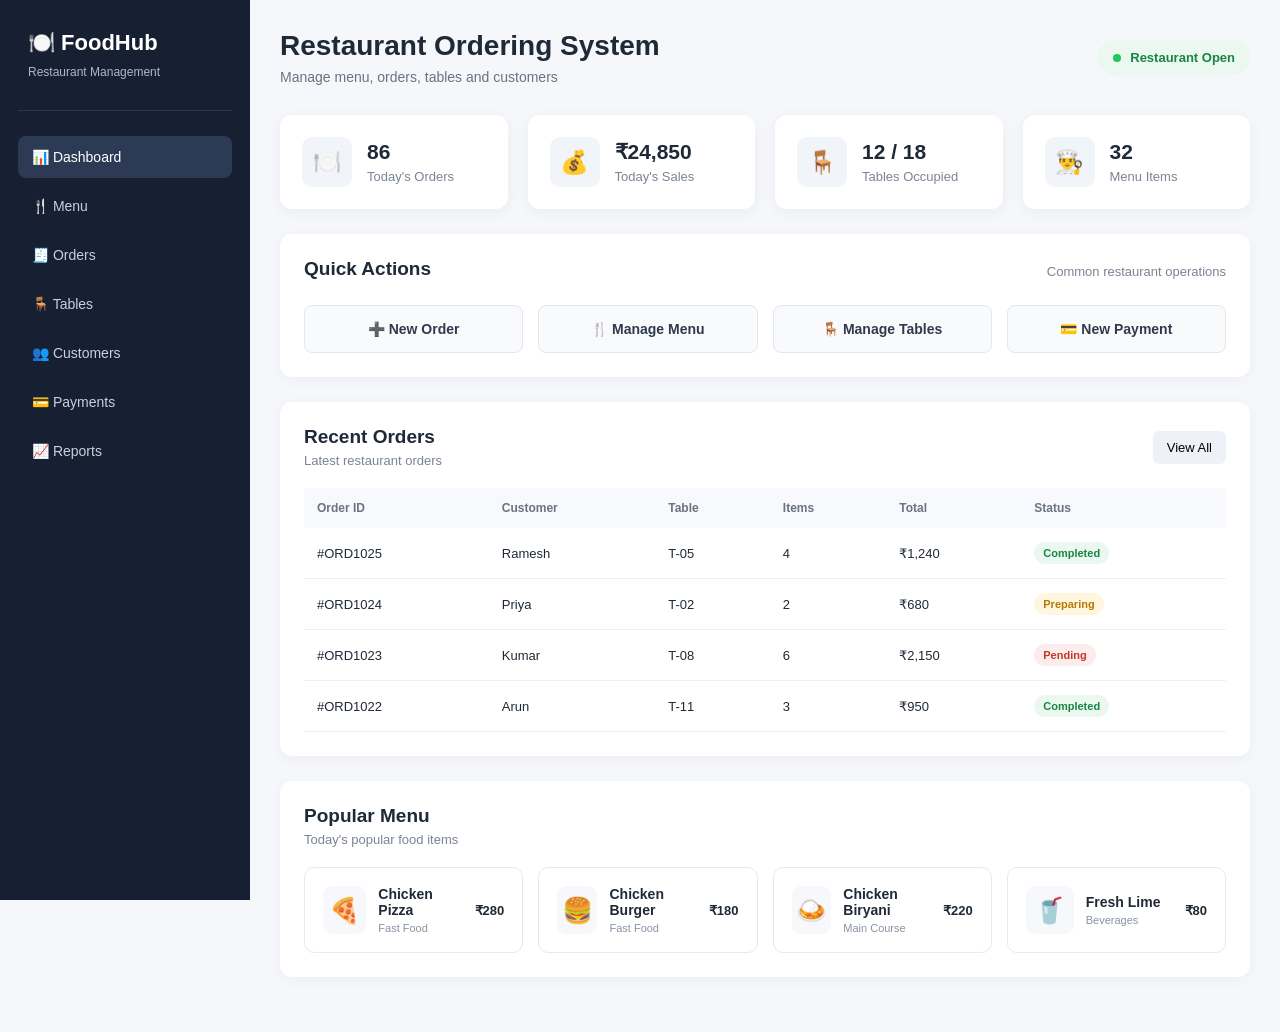
<file: projects/restaurant/index.html>
<!DOCTYPE html>
<html lang="en">

<head>

    <meta charset="UTF-8">
    <meta name="viewport" content="width=device-width, initial-scale=1.0">

    <title>Restaurant Ordering System</title>

    <link rel="stylesheet" href="style.css">

</head>

<body>

    <!-- ================= SIDEBAR ================= -->

    <aside class="sidebar">

        <div class="logo">
            <h2>🍽️ FoodHub</h2>
            <span>Restaurant Management</span>
        </div>

        <nav>

            <a href="#" class="active">📊 Dashboard</a>

            <a href="#">🍴 Menu</a>

            <a href="#">🧾 Orders</a>

            <a href="#">🪑 Tables</a>

            <a href="#">👥 Customers</a>

            <a href="#">💳 Payments</a>

            <a href="#">📈 Reports</a>

        </nav>

    </aside>


    <!-- ================= MAIN ================= -->

    <main class="main-content">

        <header class="top-header">

            <div>
                <h1>Restaurant Ordering System</h1>

                <p>
                    Manage menu, orders, tables and customers
                </p>
            </div>

            <div class="restaurant-status">
                <span></span>
                Restaurant Open
            </div>

        </header>


        <!-- ================= DASHBOARD CARDS ================= -->

        <section class="dashboard-cards">

            <div class="dashboard-card">

                <div class="card-icon">🍽️</div>

                <div>
                    <h3>86</h3>
                    <p>Today's Orders</p>
                </div>

            </div>


            <div class="dashboard-card">

                <div class="card-icon">💰</div>

                <div>
                    <h3>₹24,850</h3>
                    <p>Today's Sales</p>
                </div>

            </div>


            <div class="dashboard-card">

                <div class="card-icon">🪑</div>

                <div>
                    <h3>12 / 18</h3>
                    <p>Tables Occupied</p>
                </div>

            </div>


            <div class="dashboard-card">

                <div class="card-icon">👨‍🍳</div>

                <div>
                    <h3>32</h3>
                    <p>Menu Items</p>
                </div>

            </div>

        </section>


        <!-- ================= QUICK ACTIONS ================= -->

        <section class="section-box">

            <div class="section-title">

                <h2>Quick Actions</h2>

                <p>Common restaurant operations</p>

            </div>


            <div class="quick-actions">

                <button onclick="showMessage('New order screen opened')">
                    ➕ New Order
                </button>

                <button onclick="showMessage('Menu management opened')">
                    🍴 Manage Menu
                </button>

                <button onclick="showMessage('Table management opened')">
                    🪑 Manage Tables
                </button>

                <button onclick="showMessage('Payment screen opened')">
                    💳 New Payment
                </button>

            </div>

        </section>


        <!-- ================= RECENT ORDERS ================= -->

        <section class="section-box">

            <div class="section-title">

                <div>
                    <h2>Recent Orders</h2>
                    <p>Latest restaurant orders</p>
                </div>

                <button class="view-btn">
                    View All
                </button>

            </div>


            <div class="table-container">

                <table>

                    <thead>

                        <tr>
                            <th>Order ID</th>
                            <th>Customer</th>
                            <th>Table</th>
                            <th>Items</th>
                            <th>Total</th>
                            <th>Status</th>
                        </tr>

                    </thead>

                    <tbody>

                        <tr>
                            <td>#ORD1025</td>
                            <td>Ramesh</td>
                            <td>T-05</td>
                            <td>4</td>
                            <td>₹1,240</td>
                            <td>
                                <span class="status completed">
                                    Completed
                                </span>
                            </td>
                        </tr>


                        <tr>
                            <td>#ORD1024</td>
                            <td>Priya</td>
                            <td>T-02</td>
                            <td>2</td>
                            <td>₹680</td>
                            <td>
                                <span class="status preparing">
                                    Preparing
                                </span>
                            </td>
                        </tr>


                        <tr>
                            <td>#ORD1023</td>
                            <td>Kumar</td>
                            <td>T-08</td>
                            <td>6</td>
                            <td>₹2,150</td>
                            <td>
                                <span class="status pending">
                                    Pending
                                </span>
                            </td>
                        </tr>


                        <tr>
                            <td>#ORD1022</td>
                            <td>Arun</td>
                            <td>T-11</td>
                            <td>3</td>
                            <td>₹950</td>
                            <td>
                                <span class="status completed">
                                    Completed
                                </span>
                            </td>
                        </tr>

                    </tbody>

                </table>

            </div>

        </section>


        <!-- ================= MENU ================= -->

        <section class="section-box">

            <div class="section-title">

                <div>
                    <h2>Popular Menu</h2>
                    <p>Today's popular food items</p>
                </div>

            </div>


            <div class="menu-grid">

                <div class="menu-card">

                    <div class="food-icon">🍕</div>

                    <div>
                        <h3>Chicken Pizza</h3>
                        <p>Fast Food</p>
                    </div>

                    <strong>₹280</strong>

                </div>


                <div class="menu-card">

                    <div class="food-icon">🍔</div>

                    <div>
                        <h3>Chicken Burger</h3>
                        <p>Fast Food</p>
                    </div>

                    <strong>₹180</strong>

                </div>


                <div class="menu-card">

                    <div class="food-icon">🍛</div>

                    <div>
                        <h3>Chicken Biryani</h3>
                        <p>Main Course</p>
                    </div>

                    <strong>₹220</strong>

                </div>


                <div class="menu-card">

                    <div class="food-icon">🥤</div>

                    <div>
                        <h3>Fresh Lime</h3>
                        <p>Beverages</p>
                    </div>

                    <strong>₹80</strong>

                </div>

            </div>

        </section>


    </main>


    <script src="script.js"></script>

</body>

</html>
</file>
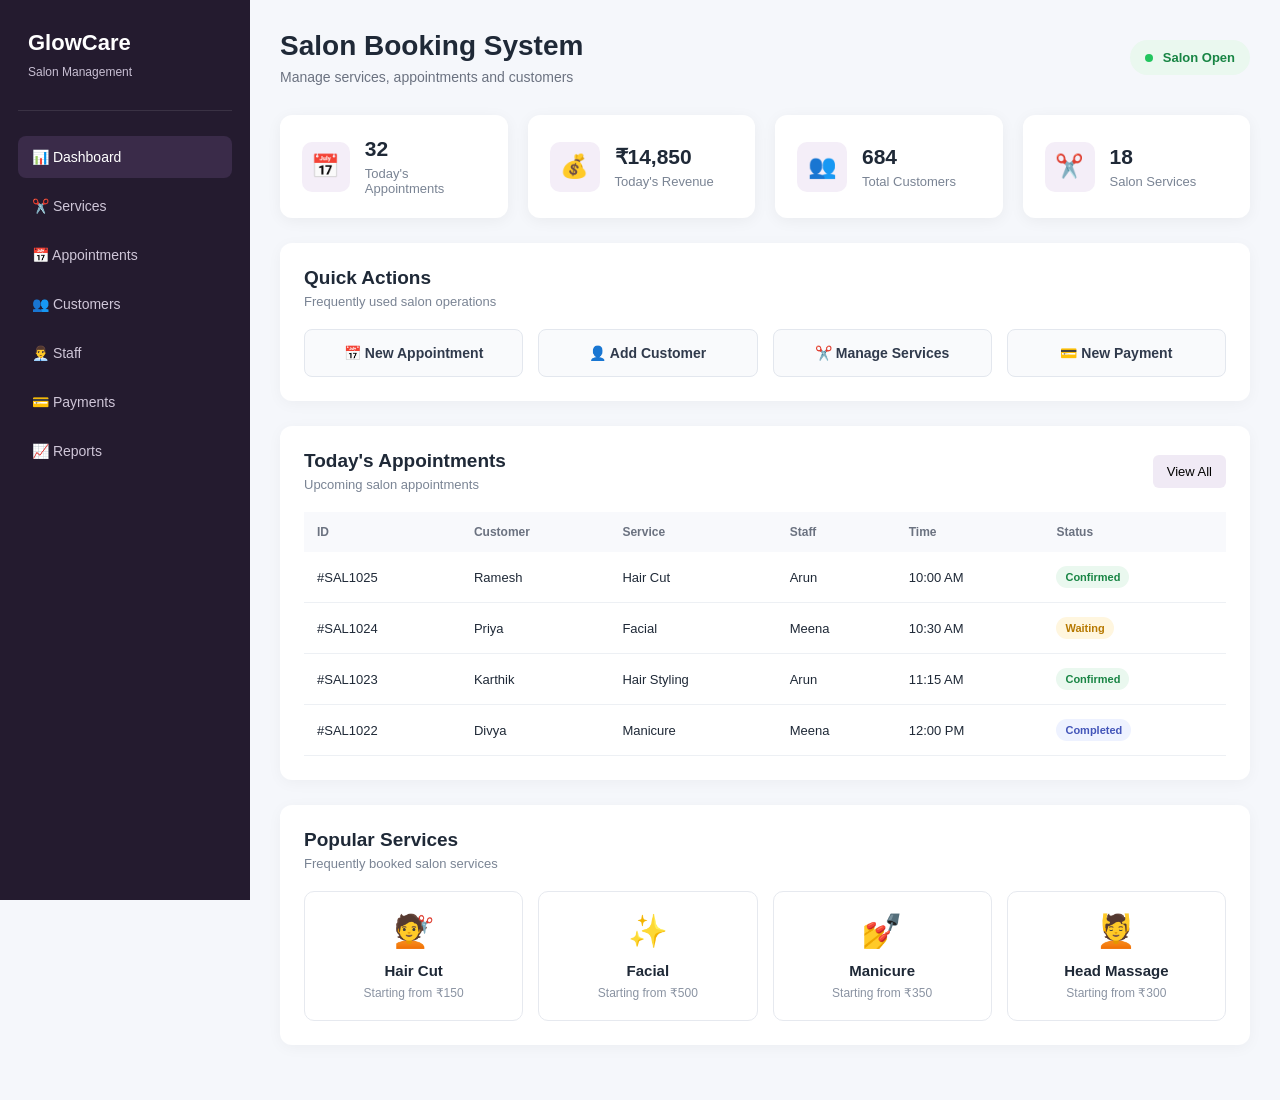
<file: projects/salon/index.html>
<!DOCTYPE html>
<html lang="en">

<head>

    <meta charset="UTF-8">
    <meta name="viewport" content="width=device-width, initial-scale=1.0">

    <title>Salon Booking System</title>

    <link rel="stylesheet" href="style.css">

</head>

<body>

    <!-- ================= SIDEBAR ================= -->

    <aside class="sidebar">

        <div class="logo">
            <h2>GlowCare</h2>
            <span>Salon Management</span>
        </div>

        <nav>

            <a href="#" class="active">📊 Dashboard</a>
            <a href="#">✂️ Services</a>
            <a href="#">📅 Appointments</a>
            <a href="#">👥 Customers</a>
            <a href="#">👨‍💼 Staff</a>
            <a href="#">💳 Payments</a>
            <a href="#">📈 Reports</a>

        </nav>

    </aside>


    <!-- ================= MAIN CONTENT ================= -->

    <main class="main-content">

        <!-- HEADER -->

        <header class="top-header">

            <div>
                <h1>Salon Booking System</h1>
                <p>Manage services, appointments and customers</p>
            </div>

            <div class="salon-status">
                <span></span>
                Salon Open
            </div>

        </header>


        <!-- ================= DASHBOARD CARDS ================= -->

        <section class="dashboard-cards">

            <div class="dashboard-card">

                <div class="card-icon">📅</div>

                <div>
                    <h3>32</h3>
                    <p>Today's Appointments</p>
                </div>

            </div>


            <div class="dashboard-card">

                <div class="card-icon">💰</div>

                <div>
                    <h3>₹14,850</h3>
                    <p>Today's Revenue</p>
                </div>

            </div>


            <div class="dashboard-card">

                <div class="card-icon">👥</div>

                <div>
                    <h3>684</h3>
                    <p>Total Customers</p>
                </div>

            </div>


            <div class="dashboard-card">

                <div class="card-icon">✂️</div>

                <div>
                    <h3>18</h3>
                    <p>Salon Services</p>
                </div>

            </div>

        </section>


        <!-- ================= QUICK ACTIONS ================= -->

        <section class="section-box">

            <div class="section-title">

                <div>
                    <h2>Quick Actions</h2>
                    <p>Frequently used salon operations</p>
                </div>

            </div>


            <div class="quick-actions">

                <button onclick="showMessage('New appointment module opened.')">
                    📅 New Appointment
                </button>

                <button onclick="showMessage('New customer module opened.')">
                    👤 Add Customer
                </button>

                <button onclick="showMessage('Service management module opened.')">
                    ✂️ Manage Services
                </button>

                <button onclick="showMessage('Payment module opened.')">
                    💳 New Payment
                </button>

            </div>

        </section>


        <!-- ================= TODAY'S APPOINTMENTS ================= -->

        <section class="section-box">

            <div class="section-title">

                <div>
                    <h2>Today's Appointments</h2>
                    <p>Upcoming salon appointments</p>
                </div>

                <button class="view-btn">
                    View All
                </button>

            </div>


            <div class="table-container">

                <table>

                    <thead>

                        <tr>
                            <th>ID</th>
                            <th>Customer</th>
                            <th>Service</th>
                            <th>Staff</th>
                            <th>Time</th>
                            <th>Status</th>
                        </tr>

                    </thead>


                    <tbody>

                        <tr>
                            <td>#SAL1025</td>
                            <td>Ramesh</td>
                            <td>Hair Cut</td>
                            <td>Arun</td>
                            <td>10:00 AM</td>
                            <td>
                                <span class="status confirmed">
                                    Confirmed
                                </span>
                            </td>
                        </tr>


                        <tr>
                            <td>#SAL1024</td>
                            <td>Priya</td>
                            <td>Facial</td>
                            <td>Meena</td>
                            <td>10:30 AM</td>
                            <td>
                                <span class="status waiting">
                                    Waiting
                                </span>
                            </td>
                        </tr>


                        <tr>
                            <td>#SAL1023</td>
                            <td>Karthik</td>
                            <td>Hair Styling</td>
                            <td>Arun</td>
                            <td>11:15 AM</td>
                            <td>
                                <span class="status confirmed">
                                    Confirmed
                                </span>
                            </td>
                        </tr>


                        <tr>
                            <td>#SAL1022</td>
                            <td>Divya</td>
                            <td>Manicure</td>
                            <td>Meena</td>
                            <td>12:00 PM</td>
                            <td>
                                <span class="status completed">
                                    Completed
                                </span>
                            </td>
                        </tr>

                    </tbody>

                </table>

            </div>

        </section>


        <!-- ================= POPULAR SERVICES ================= -->

        <section class="section-box">

            <div class="section-title">

                <div>
                    <h2>Popular Services</h2>
                    <p>Frequently booked salon services</p>
                </div>

            </div>


            <div class="service-grid">

                <div class="service-card">
                    <div class="service-icon">💇</div>
                    <h3>Hair Cut</h3>
                    <p>Starting from ₹150</p>
                </div>


                <div class="service-card">
                    <div class="service-icon">✨</div>
                    <h3>Facial</h3>
                    <p>Starting from ₹500</p>
                </div>


                <div class="service-card">
                    <div class="service-icon">💅</div>
                    <h3>Manicure</h3>
                    <p>Starting from ₹350</p>
                </div>


                <div class="service-card">
                    <div class="service-icon">💆</div>
                    <h3>Head Massage</h3>
                    <p>Starting from ₹300</p>
                </div>

            </div>

        </section>

    </main>


    <script src="script.js"></script>

</body>

</html>
</file>
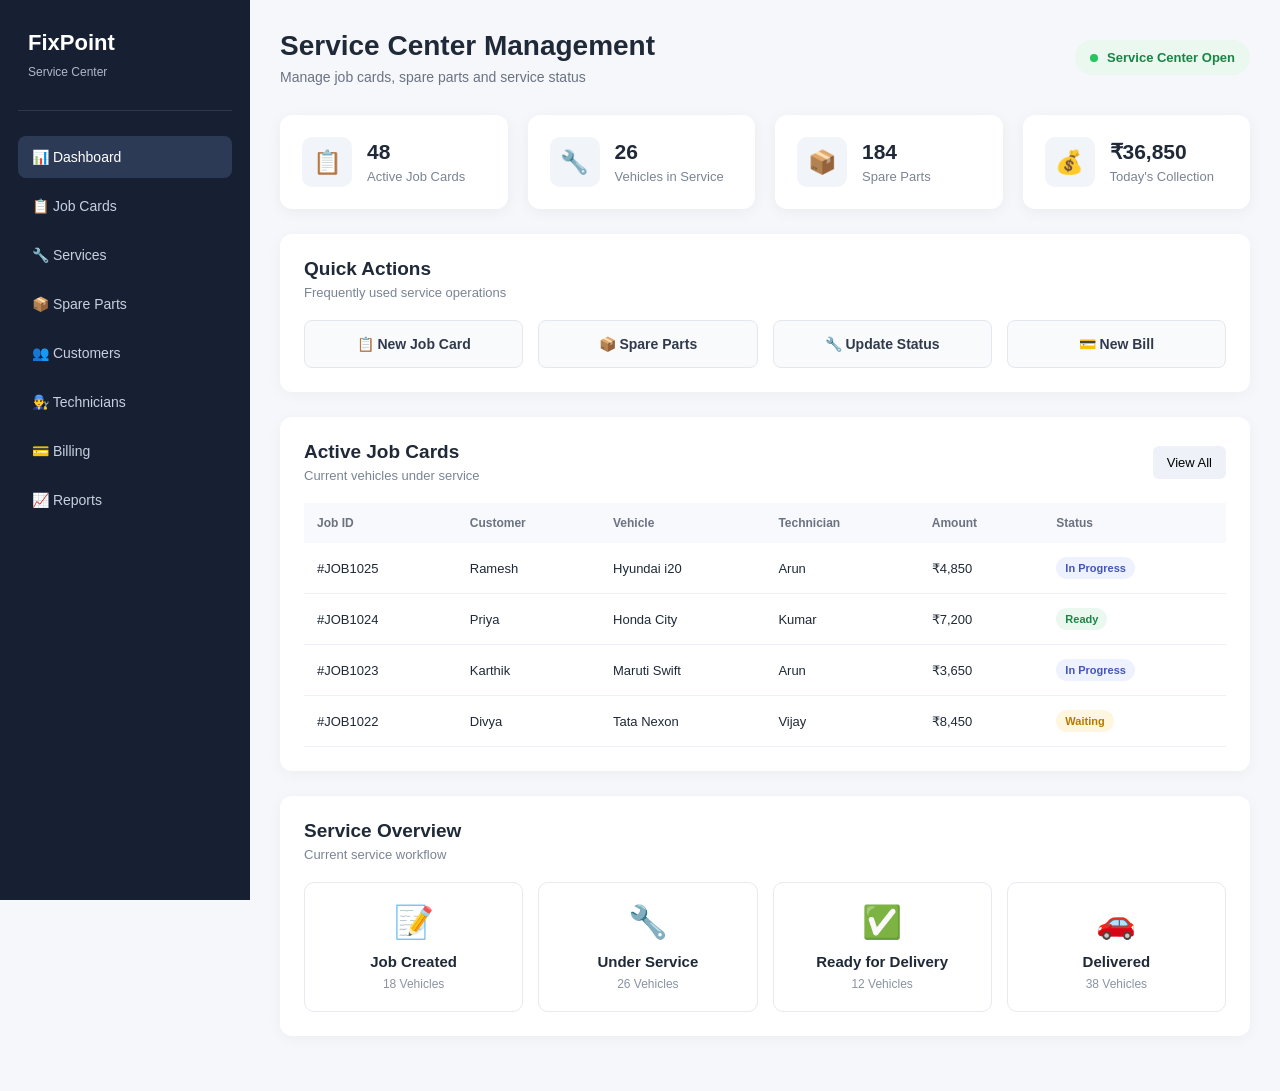
<file: projects/service-center/index.html>
<!DOCTYPE html>
<html lang="en">

<head>

    <meta charset="UTF-8">
    <meta name="viewport" content="width=device-width, initial-scale=1.0">

    <title>Service Center Management</title>

    <link rel="stylesheet" href="style.css">

</head>

<body>

    <!-- SIDEBAR -->

    <aside class="sidebar">

        <div class="logo">
            <h2>FixPoint</h2>
            <span>Service Center</span>
        </div>

        <nav>

            <a href="#" class="active">📊 Dashboard</a>
            <a href="#">📋 Job Cards</a>
            <a href="#">🔧 Services</a>
            <a href="#">📦 Spare Parts</a>
            <a href="#">👥 Customers</a>
            <a href="#">👨‍🔧 Technicians</a>
            <a href="#">💳 Billing</a>
            <a href="#">📈 Reports</a>

        </nav>

    </aside>


    <!-- MAIN -->

    <main class="main-content">

        <!-- HEADER -->

        <header class="top-header">

            <div>
                <h1>Service Center Management</h1>
                <p>Manage job cards, spare parts and service status</p>
            </div>

            <div class="center-status">
                <span></span>
                Service Center Open
            </div>

        </header>


        <!-- DASHBOARD CARDS -->

        <section class="dashboard-cards">

            <div class="dashboard-card">

                <div class="card-icon">📋</div>

                <div>
                    <h3>48</h3>
                    <p>Active Job Cards</p>
                </div>

            </div>


            <div class="dashboard-card">

                <div class="card-icon">🔧</div>

                <div>
                    <h3>26</h3>
                    <p>Vehicles in Service</p>
                </div>

            </div>


            <div class="dashboard-card">

                <div class="card-icon">📦</div>

                <div>
                    <h3>184</h3>
                    <p>Spare Parts</p>
                </div>

            </div>


            <div class="dashboard-card">

                <div class="card-icon">💰</div>

                <div>
                    <h3>₹36,850</h3>
                    <p>Today's Collection</p>
                </div>

            </div>

        </section>


        <!-- QUICK ACTIONS -->

        <section class="section-box">

            <div class="section-title">

                <div>
                    <h2>Quick Actions</h2>
                    <p>Frequently used service operations</p>
                </div>

            </div>


            <div class="quick-actions">

                <button onclick="showMessage('New job card module opened.')">
                    📋 New Job Card
                </button>

                <button onclick="showMessage('Spare parts module opened.')">
                    📦 Spare Parts
                </button>

                <button onclick="showMessage('Service status module opened.')">
                    🔧 Update Status
                </button>

                <button onclick="showMessage('Billing module opened.')">
                    💳 New Bill
                </button>

            </div>

        </section>


        <!-- ACTIVE JOB CARDS -->

        <section class="section-box">

            <div class="section-title">

                <div>
                    <h2>Active Job Cards</h2>
                    <p>Current vehicles under service</p>
                </div>

                <button class="view-btn">
                    View All
                </button>

            </div>


            <div class="table-container">

                <table>

                    <thead>

                        <tr>
                            <th>Job ID</th>
                            <th>Customer</th>
                            <th>Vehicle</th>
                            <th>Technician</th>
                            <th>Amount</th>
                            <th>Status</th>
                        </tr>

                    </thead>


                    <tbody>

                        <tr>
                            <td>#JOB1025</td>
                            <td>Ramesh</td>
                            <td>Hyundai i20</td>
                            <td>Arun</td>
                            <td>₹4,850</td>
                            <td>
                                <span class="status progress">
                                    In Progress
                                </span>
                            </td>
                        </tr>


                        <tr>
                            <td>#JOB1024</td>
                            <td>Priya</td>
                            <td>Honda City</td>
                            <td>Kumar</td>
                            <td>₹7,200</td>
                            <td>
                                <span class="status ready">
                                    Ready
                                </span>
                            </td>
                        </tr>


                        <tr>
                            <td>#JOB1023</td>
                            <td>Karthik</td>
                            <td>Maruti Swift</td>
                            <td>Arun</td>
                            <td>₹3,650</td>
                            <td>
                                <span class="status progress">
                                    In Progress
                                </span>
                            </td>
                        </tr>


                        <tr>
                            <td>#JOB1022</td>
                            <td>Divya</td>
                            <td>Tata Nexon</td>
                            <td>Vijay</td>
                            <td>₹8,450</td>
                            <td>
                                <span class="status waiting">
                                    Waiting
                                </span>
                            </td>
                        </tr>

                    </tbody>

                </table>

            </div>

        </section>


        <!-- SERVICE STATUS -->

        <section class="section-box">

            <div class="section-title">

                <div>
                    <h2>Service Overview</h2>
                    <p>Current service workflow</p>
                </div>

            </div>


            <div class="service-grid">

                <div class="service-card">
                    <div class="service-icon">📝</div>
                    <h3>Job Created</h3>
                    <p>18 Vehicles</p>
                </div>


                <div class="service-card">
                    <div class="service-icon">🔧</div>
                    <h3>Under Service</h3>
                    <p>26 Vehicles</p>
                </div>


                <div class="service-card">
                    <div class="service-icon">✅</div>
                    <h3>Ready for Delivery</h3>
                    <p>12 Vehicles</p>
                </div>


                <div class="service-card">
                    <div class="service-icon">🚗</div>
                    <h3>Delivered</h3>
                    <p>38 Vehicles</p>
                </div>

            </div>

        </section>

    </main>


    <script src="script.js"></script>

</body>

</html>
</file>
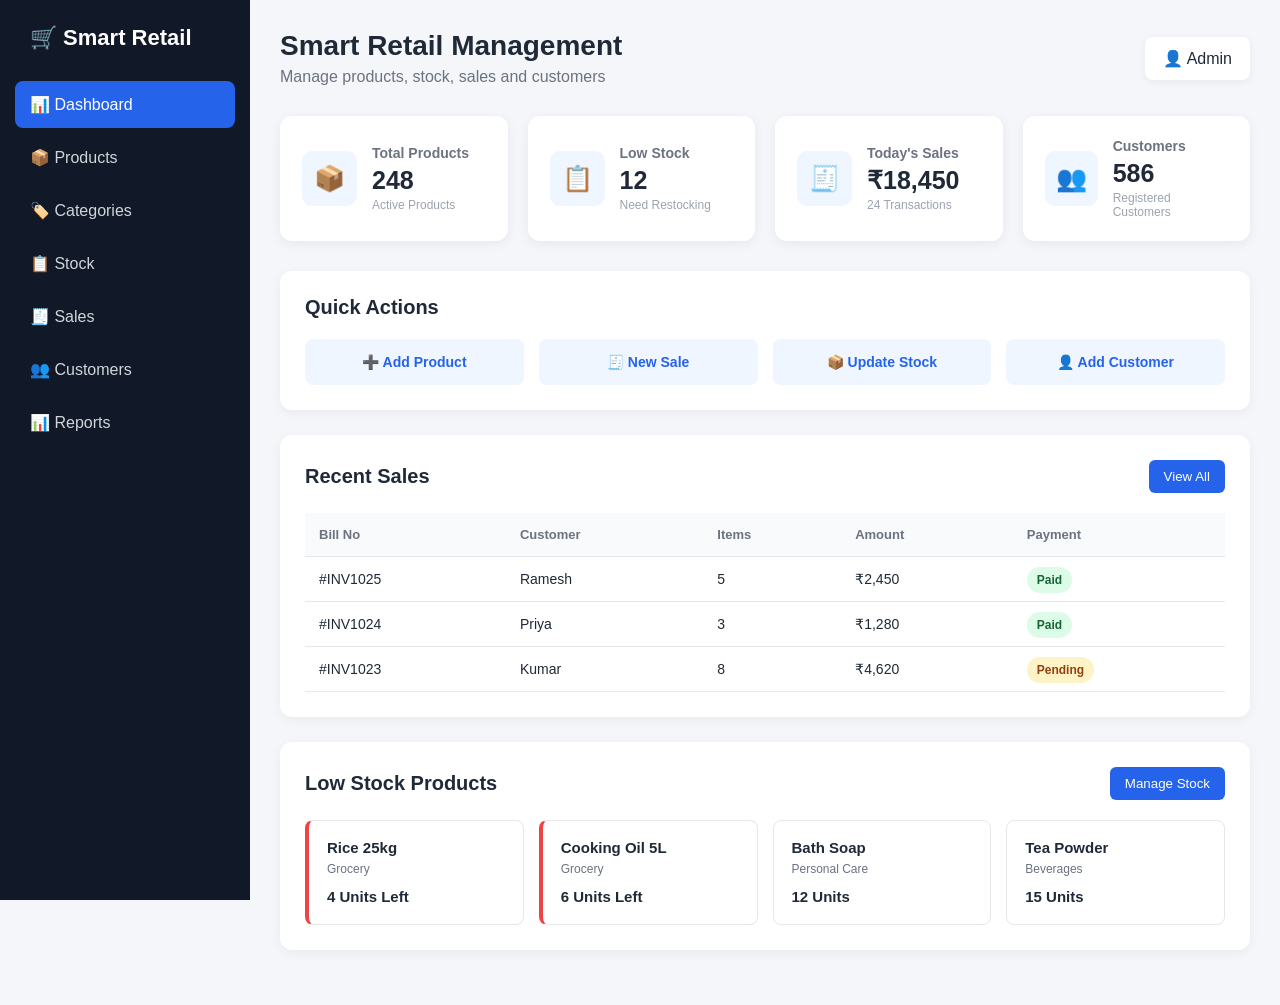
<file: projects/smart-retail/index.html>
<!DOCTYPE html>
<html lang="en">

<head>

    <meta charset="UTF-8">

    <meta name="viewport" content="width=device-width, initial-scale=1.0">

    <title>Smart Retail Management</title>

    <link rel="stylesheet" href="style.css">

</head>


<body>


    <!-- ================= SIDEBAR ================= -->

    <aside class="sidebar">

        <div class="logo">
            🛒 Smart Retail
        </div>


        <nav>

            <a href="#" class="active">
                📊 Dashboard
            </a>

            <a href="#">
                📦 Products
            </a>

            <a href="#">
                🏷️ Categories
            </a>

            <a href="#">
                📋 Stock
            </a>

            <a href="#">
                🧾 Sales
            </a>

            <a href="#">
                👥 Customers
            </a>

            <a href="#">
                📊 Reports
            </a>

        </nav>

    </aside>



    <!-- ================= MAIN CONTENT ================= -->

    <main class="main-content">


        <!-- ================= HEADER ================= -->

        <header class="topbar">

            <div>

                <h1>Smart Retail Management</h1>

                <p>
                    Manage products, stock, sales and customers
                </p>

            </div>


            <div class="admin">
                👤 Admin
            </div>

        </header>



        <!-- ================= DASHBOARD CARDS ================= -->

        <section class="dashboard-cards">


            <div class="card">

                <div class="card-icon">
                    📦
                </div>

                <div>

                    <h3>Total Products</h3>

                    <strong>248</strong>

                    <p>Active Products</p>

                </div>

            </div>



            <div class="card">

                <div class="card-icon">
                    📋
                </div>

                <div>

                    <h3>Low Stock</h3>

                    <strong>12</strong>

                    <p>Need Restocking</p>

                </div>

            </div>



            <div class="card">

                <div class="card-icon">
                    🧾
                </div>

                <div>

                    <h3>Today's Sales</h3>

                    <strong>₹18,450</strong>

                    <p>24 Transactions</p>

                </div>

            </div>



            <div class="card">

                <div class="card-icon">
                    👥
                </div>

                <div>

                    <h3>Customers</h3>

                    <strong>586</strong>

                    <p>Registered Customers</p>

                </div>

            </div>


        </section>



        <!-- ================= QUICK ACTIONS ================= -->

        <section class="section">


            <div class="section-header">

                <h2>Quick Actions</h2>

            </div>


            <div class="quick-actions">


                <button onclick="showMessage('New product entry opened')">
                    ➕ Add Product
                </button>


                <button onclick="showMessage('New sale screen opened')">
                    🧾 New Sale
                </button>


                <button onclick="showMessage('Stock management opened')">
                    📦 Update Stock
                </button>


                <button onclick="showMessage('Customer registration opened')">
                    👤 Add Customer
                </button>


            </div>


        </section>



        <!-- ================= RECENT SALES ================= -->

        <section class="section">


            <div class="section-header">

                <h2>Recent Sales</h2>

                <button class="view-btn">
                    View All
                </button>

            </div>



            <div class="table-container">


                <table>


                    <thead>

                        <tr>

                            <th>Bill No</th>

                            <th>Customer</th>

                            <th>Items</th>

                            <th>Amount</th>

                            <th>Payment</th>

                        </tr>

                    </thead>



                    <tbody>


                        <tr>

                            <td>#INV1025</td>

                            <td>Ramesh</td>

                            <td>5</td>

                            <td>₹2,450</td>

                            <td>
                                <span class="status paid">
                                    Paid
                                </span>
                            </td>

                        </tr>



                        <tr>

                            <td>#INV1024</td>

                            <td>Priya</td>

                            <td>3</td>

                            <td>₹1,280</td>

                            <td>
                                <span class="status paid">
                                    Paid
                                </span>
                            </td>

                        </tr>



                        <tr>

                            <td>#INV1023</td>

                            <td>Kumar</td>

                            <td>8</td>

                            <td>₹4,620</td>

                            <td>
                                <span class="status pending">
                                    Pending
                                </span>
                            </td>

                        </tr>



                    </tbody>


                </table>


            </div>


        </section>



        <!-- ================= LOW STOCK ================= -->

        <section class="section">


            <div class="section-header">

                <h2>Low Stock Products</h2>

                <button class="view-btn">
                    Manage Stock
                </button>

            </div>



            <div class="stock-grid">


                <div class="stock-item low-stock">

                    <h3>Rice 25kg</h3>

                    <p>Grocery</p>

                    <strong>4 Units Left</strong>

                </div>



                <div class="stock-item low-stock">

                    <h3>Cooking Oil 5L</h3>

                    <p>Grocery</p>

                    <strong>6 Units Left</strong>

                </div>



                <div class="stock-item">

                    <h3>Bath Soap</h3>

                    <p>Personal Care</p>

                    <strong>12 Units</strong>

                </div>



                <div class="stock-item">

                    <h3>Tea Powder</h3>

                    <p>Beverages</p>

                    <strong>15 Units</strong>

                </div>


            </div>


        </section>



    </main>



    <script src="script.js"></script>


</body>

</html>
</file>
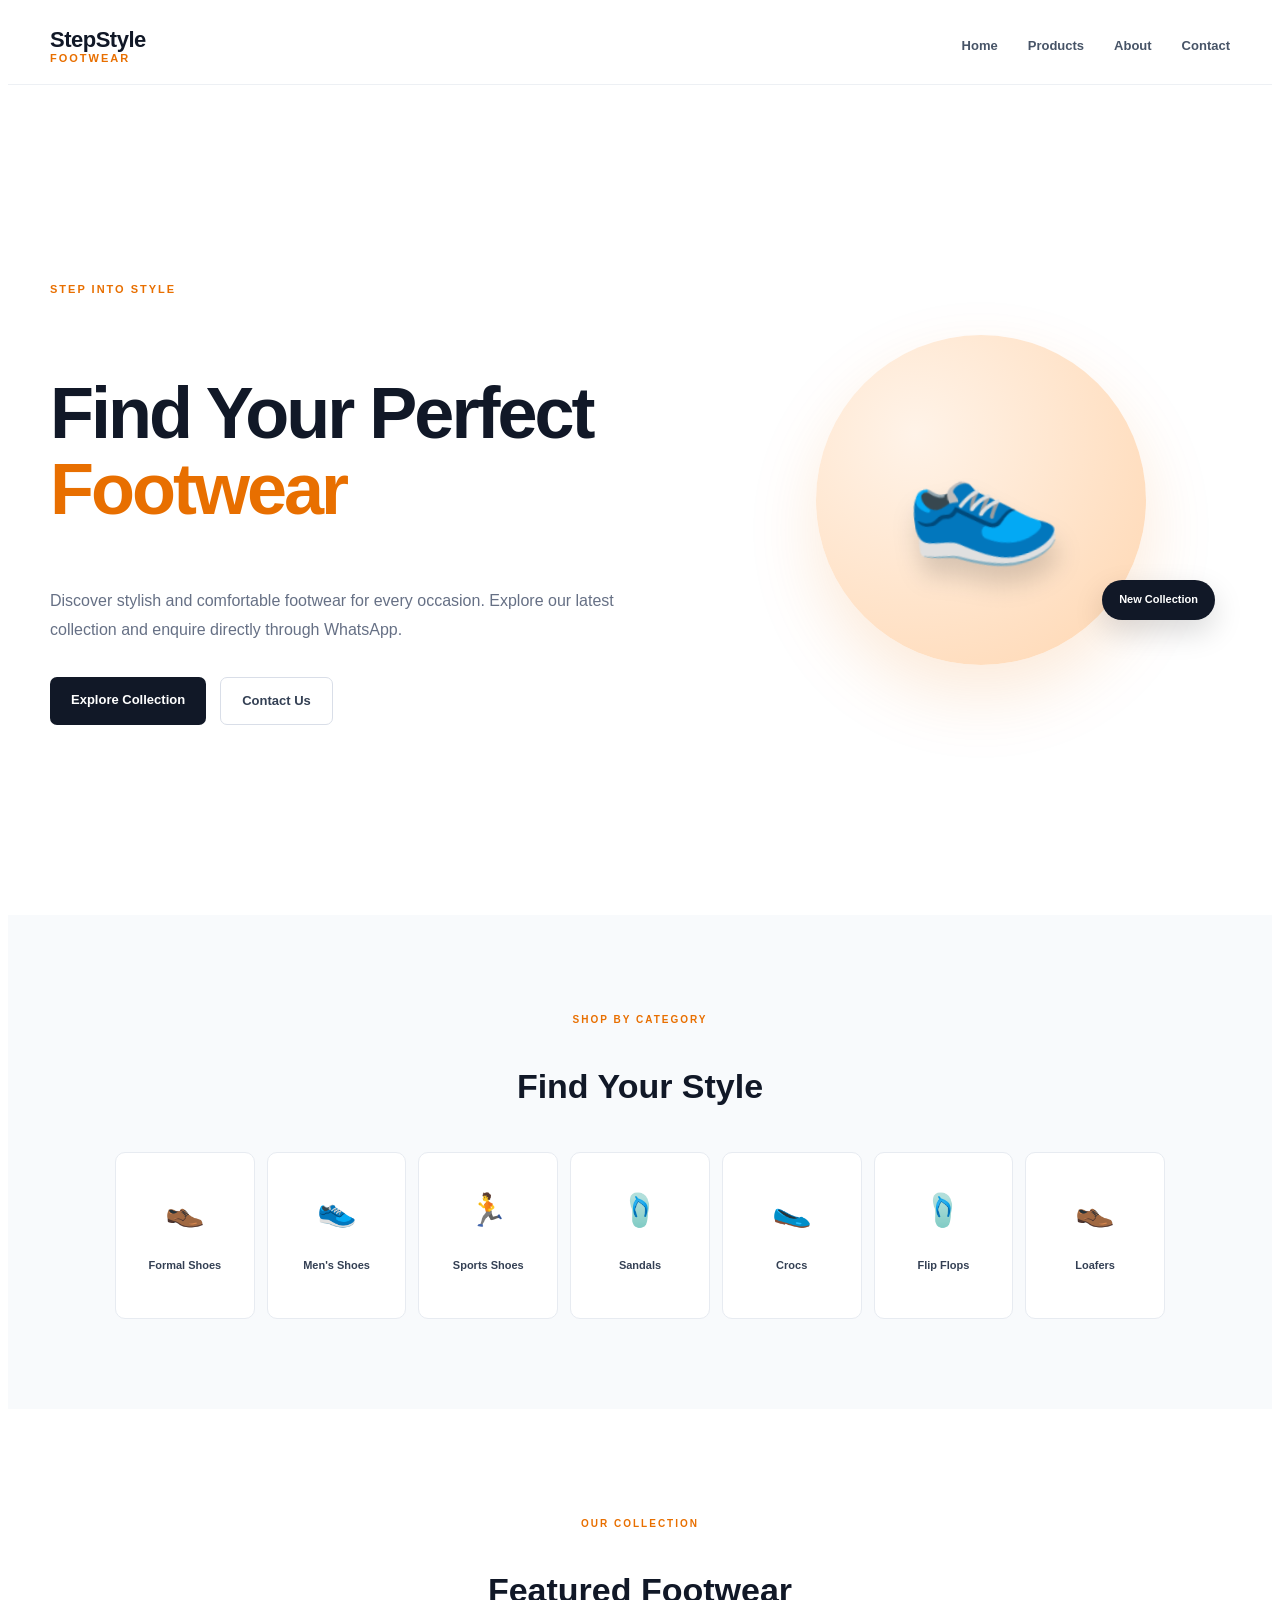
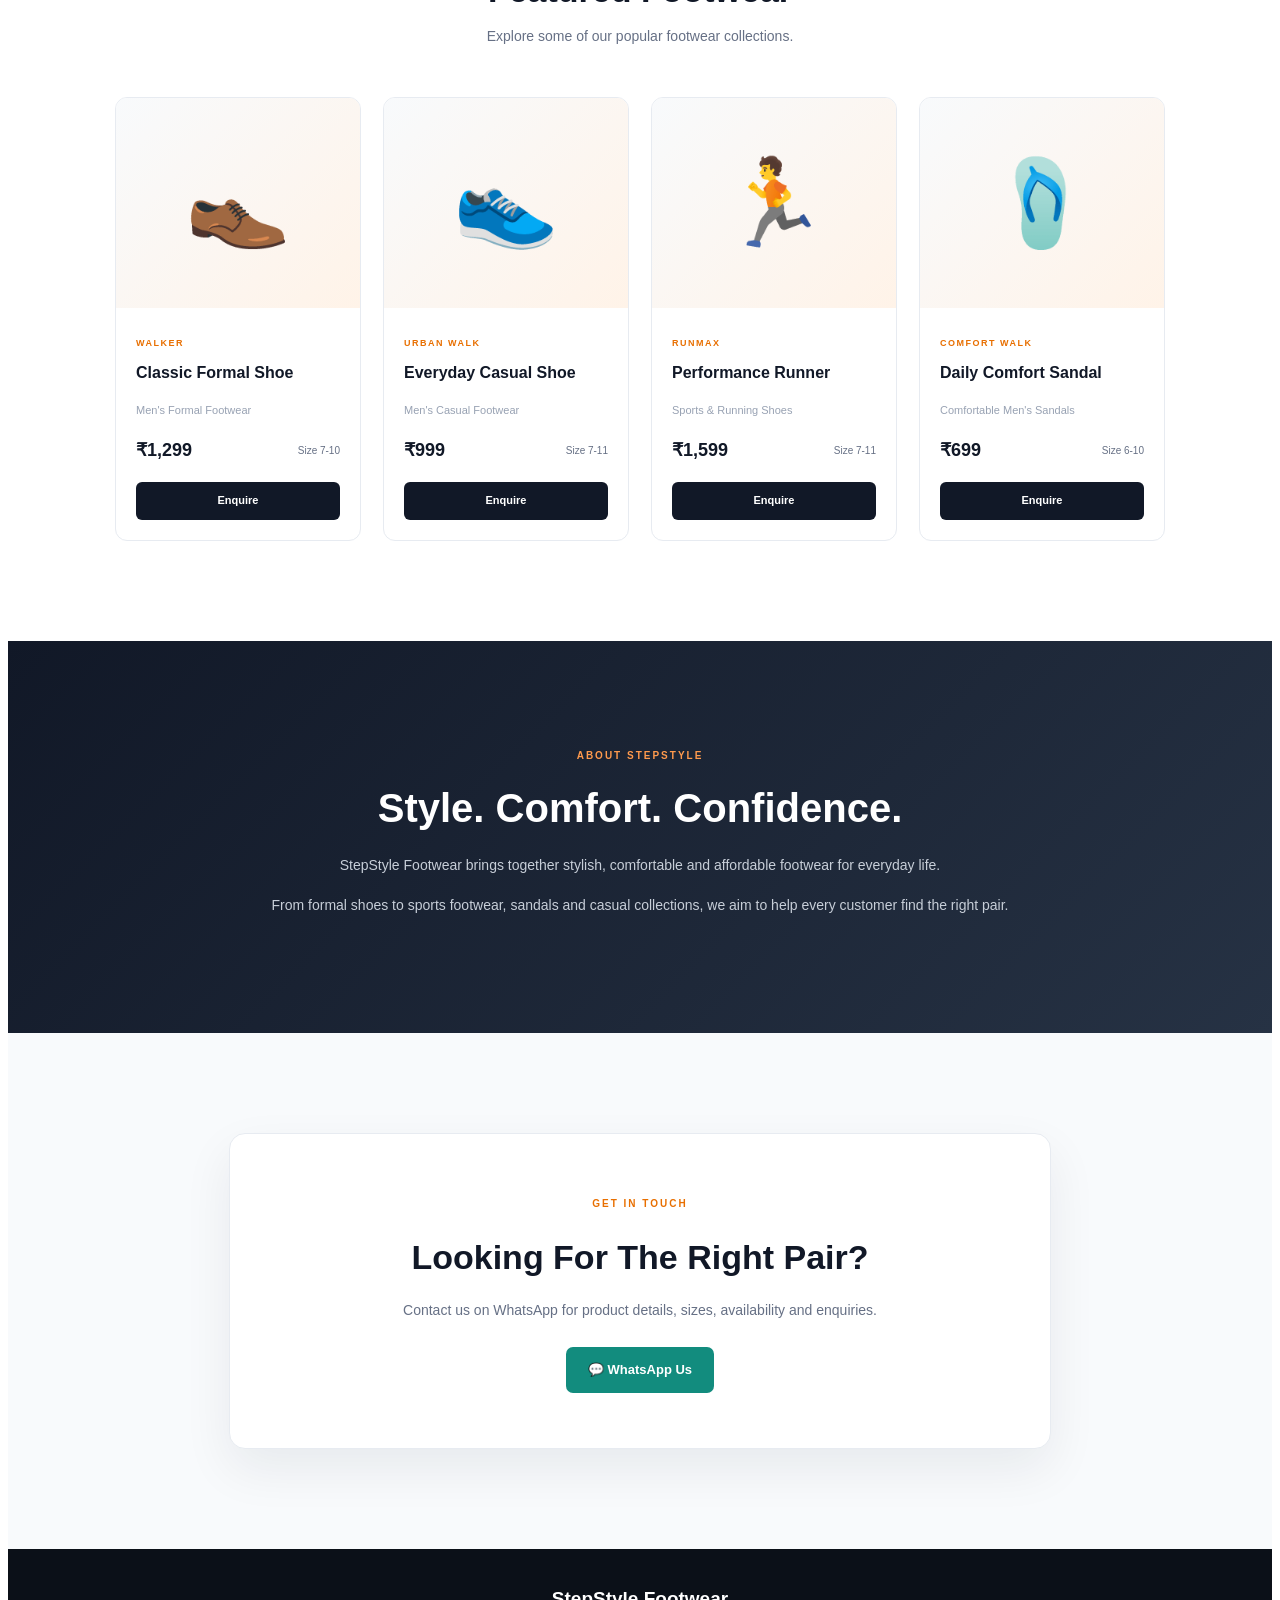
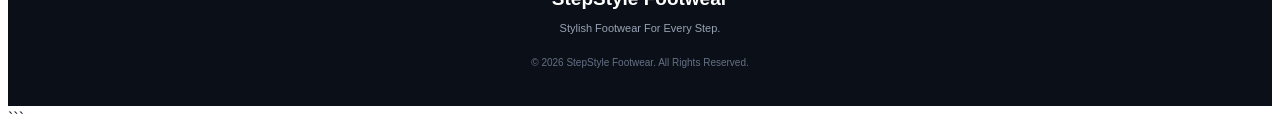
<file: projects/stepstyle/index.html>
<!DOCTYPE html>
<html lang="en">

<head>

    <meta charset="UTF-8">

    <meta
        name="viewport"
        content="width=device-width, initial-scale=1.0"
    >

    <title>StepStyle Footwear | Premium Footwear Store</title>

    <link
        rel="stylesheet"
        href="style.css"
    >

</head>


<body>


<!-- ================= HEADER ================= -->

<header class="site-header">

    <div class="header-container">

        <a href="#home" class="logo">

            <span class="logo-main">
                StepStyle
            </span>

            <span class="logo-sub">
                Footwear
            </span>

        </a>


        <button
            class="menu-toggle"
            id="menuToggle"
        >
            ☰
        </button>


        <nav
            class="main-nav"
            id="mainNav"
        >

            <a href="#home">Home</a>

            <a href="#products">Products</a>

            <a href="#about">About</a>

            <a href="#contact">Contact</a>

        </nav>

    </div>

</header>



<!-- ================= HERO ================= -->

<section
    class="hero"
    id="home"
>

    <div class="hero-content">

        <span class="hero-label">
            STEP INTO STYLE
        </span>

        <h1>
            Find Your Perfect
            <span>Footwear</span>
        </h1>

        <p>
            Discover stylish and comfortable footwear
            for every occasion. Explore our latest
            collection and enquire directly through WhatsApp.
        </p>


        <div class="hero-buttons">

            <a
                href="#products"
                class="primary-btn"
            >
                Explore Collection
            </a>

            <a
                href="#contact"
                class="secondary-btn"
            >
                Contact Us
            </a>

        </div>

    </div>


    <div class="hero-visual">

        <div class="shoe-circle">

            <span>👟</span>

        </div>

        <div class="floating-tag">
            New Collection
        </div>

    </div>

</section>



<!-- ================= CATEGORIES ================= -->

<section class="categories-section">

    <div class="section-heading">

        <span class="section-label">
            SHOP BY CATEGORY
        </span>

        <h2>
            Find Your Style
        </h2>

    </div>


    <div class="category-grid">

        <a href="#formal" class="category-card">
            <span>👞</span>
            <h3>Formal Shoes</h3>
        </a>


        <a href="#mens" class="category-card">
            <span>👟</span>
            <h3>Men's Shoes</h3>
        </a>


        <a href="#sports" class="category-card">
            <span>🏃</span>
            <h3>Sports Shoes</h3>
        </a>


        <a href="#sandals" class="category-card">
            <span>🩴</span>
            <h3>Sandals</h3>
        </a>


        <a href="#crocs" class="category-card">
            <span>🥿</span>
            <h3>Crocs</h3>
        </a>


        <a href="#flipflops" class="category-card">
            <span>🩴</span>
            <h3>Flip Flops</h3>
        </a>


        <a href="#loafers" class="category-card">
            <span>👞</span>
            <h3>Loafers</h3>
        </a>

    </div>

</section>



<!-- ================= PRODUCTS ================= -->

<section
    class="products-section"
    id="products"
>

    <div class="section-heading">

        <span class="section-label">
            OUR COLLECTION
        </span>

        <h2>
            Featured Footwear
        </h2>

        <p>
            Explore some of our popular footwear
            collections.
        </p>

    </div>


    <div class="product-grid">


        <!-- PRODUCT 01 -->

        <div class="product-card">

            <div class="product-image">
                👞
            </div>

            <div class="product-info">

                <span class="product-brand">
                    WALKER
                </span>

                <h3>
                    Classic Formal Shoe
                </h3>

                <p>
                    Men's Formal Footwear
                </p>

                <div class="product-bottom">

                    <strong>
                        ₹1,299
                    </strong>

                    <span>
                        Size 7-10
                    </span>

                </div>

                <a
                    href="https://wa.me/919715738731?text=Hi%20StepStyle%20Footwear%2C%20I%20am%20interested%20in%20the%20Classic%20Formal%20Shoe."
                    target="_blank"
                    class="enquiry-btn"
                >
                    Enquire
                </a>

            </div>

        </div>



        <!-- PRODUCT 02 -->

        <div class="product-card">

            <div class="product-image">
                👟
            </div>

            <div class="product-info">

                <span class="product-brand">
                    URBAN WALK
                </span>

                <h3>
                    Everyday Casual Shoe
                </h3>

                <p>
                    Men's Casual Footwear
                </p>

                <div class="product-bottom">

                    <strong>
                        ₹999
                    </strong>

                    <span>
                        Size 7-11
                    </span>

                </div>

                <a
                    href="https://wa.me/919715738731?text=Hi%20StepStyle%20Footwear%2C%20I%20am%20interested%20in%20the%20Everyday%20Casual%20Shoe."
                    target="_blank"
                    class="enquiry-btn"
                >
                    Enquire
                </a>

            </div>

        </div>



        <!-- PRODUCT 03 -->

        <div class="product-card">

            <div class="product-image">
                🏃
            </div>

            <div class="product-info">

                <span class="product-brand">
                    RUNMAX
                </span>

                <h3>
                    Performance Runner
                </h3>

                <p>
                    Sports & Running Shoes
                </p>

                <div class="product-bottom">

                    <strong>
                        ₹1,599
                    </strong>

                    <span>
                        Size 7-11
                    </span>

                </div>

                <a
                    href="https://wa.me/919715738731?text=Hi%20StepStyle%20Footwear%2C%20I%20am%20interested%20in%20the%20Performance%20Runner."
                    target="_blank"
                    class="enquiry-btn"
                >
                    Enquire
                </a>

            </div>

        </div>



        <!-- PRODUCT 04 -->

        <div class="product-card">

            <div class="product-image">
                🩴
            </div>

            <div class="product-info">

                <span class="product-brand">
                    COMFORT WALK
                </span>

                <h3>
                    Daily Comfort Sandal
                </h3>

                <p>
                    Comfortable Men's Sandals
                </p>

                <div class="product-bottom">

                    <strong>
                        ₹699
                    </strong>

                    <span>
                        Size 6-10
                    </span>

                </div>

                <a
                    href="https://wa.me/919715738731?text=Hi%20StepStyle%20Footwear%2C%20I%20am%20interested%20in%20the%20Daily%20Comfort%20Sandal."
                    target="_blank"
                    class="enquiry-btn"
                >
                    Enquire
                </a>

            </div>

        </div>


    </div>

</section>



<!-- ================= ABOUT ================= -->

<section
    class="about-section"
    id="about"
>

    <div class="about-content">

        <span class="section-label">
            ABOUT STEPSTYLE
        </span>

        <h2>
            Style. Comfort. Confidence.
        </h2>

        <p>
            StepStyle Footwear brings together stylish,
            comfortable and affordable footwear for
            everyday life.
        </p>

        <p>
            From formal shoes to sports footwear,
            sandals and casual collections, we aim to
            help every customer find the right pair.
        </p>

    </div>

</section>



<!-- ================= CONTACT ================= -->

<section
    class="contact-section"
    id="contact"
>

    <div class="contact-box">

        <span class="section-label">
            GET IN TOUCH
        </span>

        <h2>
            Looking For The Right Pair?
        </h2>

        <p>
            Contact us on WhatsApp for product details,
            sizes, availability and enquiries.
        </p>

        <a
            href="https://wa.me/919715738731?text=Hi%20StepStyle%20Footwear%2C%20I%20would%20like%20to%20know%20about%20your%20products."
            target="_blank"
            class="whatsapp-btn"
        >
            💬 WhatsApp Us
        </a>

    </div>

</section>



<!-- ================= FOOTER ================= -->

<footer>

    <div class="footer-logo">
        StepStyle Footwear
    </div>

    <p>
        Stylish Footwear For Every Step.
    </p>

    <span>
        © 2026 StepStyle Footwear. All Rights Reserved.
    </span>

</footer>



<script src="script.js"></script>

</body>

</html>
```
</file>
<file: css/style.css>
/* =====================================================
   VETRI VINAYAGA INFOTECH SOLUTIONS
   PORTFOLIO WEBSITE - FINAL CSS
   ===================================================== */

/* ================= RESET ================= */

* {
    margin: 0;
    padding: 0;
    box-sizing: border-box;
}

html {
    scroll-behavior: smooth;
}

body {
    font-family: 'Inter', sans-serif;
    color: #172033;
    background: #ffffff;
    line-height: 1.6;
    overflow-x: hidden;
}

a {
    text-decoration: none;
    color: inherit;
}

img {
    max-width: 100%;
    height: auto;
    display: block;
}

button,
input,
select,
textarea {
    font-family: inherit;
}

button {
    cursor: pointer;
}

.container {
    width: 90%;
    max-width: 1200px;
    margin: auto;
}

section {
    scroll-margin-top: 80px;
}


/* =====================================================
   HEADER
   ===================================================== */

.site-header {
    position: sticky;
    top: 0;
    z-index: 1000;

    background: rgba(255, 255, 255, 0.97);

    border-bottom: 1px solid #e8ecf2;

    backdrop-filter: blur(12px);
}

.header-container {
    width: 90%;
    max-width: 1200px;
    min-height: 78px;

    margin: auto;

    display: flex;
    align-items: center;
    justify-content: space-between;

    position: relative;
}


/* ================= LOGO ================= */

.logo {
    display: flex;
    flex-direction: column;

    line-height: 1.1;
}

.logo-main {
    color: #102a72;

    font-size: 19px;
    font-weight: 800;

    letter-spacing: -0.3px;
}

.logo-sub {
    margin-top: 4px;

    color: #ff7200;

    font-size: 10px;
    font-weight: 700;

    letter-spacing: 1.4px;

    text-transform: uppercase;
}


/* =====================================================
   NAVIGATION
   ===================================================== */

.main-nav {
    display: flex;
    align-items: center;
    gap: 28px;
}

.main-nav a {
    position: relative;

    color: #4d5668;

    font-size: 13px;
    font-weight: 600;

    transition: all 0.3s ease;
}

.main-nav a:hover {
    color: #ff7200;
}

.main-nav a:not(.nav-talk)::after {
    content: "";

    position: absolute;

    left: 0;
    bottom: -8px;

    width: 0;
    height: 2px;

    background: #ff7200;

    transition: 0.3s ease;
}

.main-nav a:not(.nav-talk):hover::after {
    width: 100%;
}


/* ================= LET'S TALK ================= */

.nav-talk {
    padding: 10px 17px !important;

    background: #102a72;

    color: #ffffff !important;

    border-radius: 7px;

    font-size: 12px !important;
    font-weight: 700 !important;
}

.nav-talk:hover {
    background: #ff7200;
    color: #ffffff !important;
    transform: translateY(-2px);
}


/* ================= MOBILE MENU BUTTON ================= */

.menu-toggle {
    display: none;

    border: none;
    background: transparent;

    color: #102a72;

    font-size: 27px;

    padding: 5px;

    cursor: pointer;
}


/* =====================================================
   HERO
   ===================================================== */

.hero {
    position: relative;
    overflow: hidden;

    padding: 100px 0 110px;

    background:
        radial-gradient(
            circle at 80% 20%,
            rgba(255, 122, 0, 0.10),
            transparent 30%
        ),
        linear-gradient(
            135deg,
            #f7faff,
            #ffffff
        );
}

.hero-container {
    display: grid;

    grid-template-columns: 1.1fr 0.9fr;

    align-items: center;

    gap: 70px;
}

.hero-tag {
    display: inline-block;

    padding: 7px 13px;
    margin-bottom: 20px;

    border-radius: 30px;

    background: #fff3e8;

    color: #e76500;

    font-size: 11px;
    font-weight: 800;

    letter-spacing: 0.7px;
}

.hero h1 {
    max-width: 700px;

    font-size: clamp(42px, 5vw, 67px);

    line-height: 1.08;

    letter-spacing: -2px;

    color: #10234f;
}

.hero h1 span {
    display: block;
    color: #ff7200;
}

.hero-description {
    max-width: 620px;

    margin-top: 25px;

    color: #667085;

    font-size: 16px;

    line-height: 1.8;
}

.hero-buttons {
    display: flex;

    gap: 14px;

    margin-top: 32px;
}

.btn {
    display: inline-flex;

    align-items: center;
    justify-content: center;

    padding: 14px 23px;

    border-radius: 8px;

    font-size: 13px;
    font-weight: 700;

    transition: all 0.3s ease;
}

.primary-btn {
    background: #102a72;
    color: #ffffff;
}

.primary-btn:hover {
    background: #ff7200;
    transform: translateY(-3px);
}

.secondary-btn {
    border: 1px solid #d7ddea;

    background: #ffffff;

    color: #102a72;
}

.secondary-btn:hover {
    border-color: #ff7200;
    color: #ff7200;
    transform: translateY(-3px);
}

.hero-services {
    display: flex;

    flex-wrap: wrap;

    gap: 18px;

    margin-top: 30px;

    color: #596579;

    font-size: 12px;
    font-weight: 600;
}


/* ================= HERO CARD ================= */

.hero-card {
    position: relative;

    padding: 42px;

    border: 1px solid #e2e8f2;

    border-radius: 25px;

    background:
        linear-gradient(
            145deg,
            #ffffff,
            #f3f7ff
        );

    box-shadow:
        0 25px 70px rgba(16, 42, 114, 0.12);

    overflow: hidden;
}

.hero-card::before {
    content: "";

    position: absolute;

    width: 180px;
    height: 180px;

    top: -80px;
    right: -60px;

    border-radius: 50%;

    background: rgba(255, 114, 0, 0.12);
}

.hero-card-top {
    display: flex;

    align-items: center;

    gap: 8px;

    color: #667085;

    font-size: 12px;
    font-weight: 700;
}

.status-dot {
    width: 8px;
    height: 8px;

    border-radius: 50%;

    background: #20b26b;
}

.hero-icon {
    margin-top: 40px;
    font-size: 70px;
}

.hero-card h3 {
    margin-top: 18px;

    color: #102a72;

    font-size: 30px;

    line-height: 1.25;
}

.hero-card p {
    margin-top: 12px;

    color: #667085;

    font-size: 14px;
}

.mini-stats {
    display: flex;

    gap: 45px;

    margin-top: 35px;

    padding-top: 25px;

    border-top: 1px solid #e2e8f2;
}

.mini-stats strong {
    display: block;

    color: #ff7200;

    font-size: 25px;
}

.mini-stats span {
    color: #667085;
    font-size: 11px;
}


/* =====================================================
   COMMON SECTION
   ===================================================== */

.section {
    padding: 100px 0;
}

.section-heading {
    max-width: 720px;

    margin: 0 auto 55px;

    text-align: center;
}

.section-heading > p:first-child {
    color: #ff7200;

    font-size: 11px;
    font-weight: 800;

    letter-spacing: 1.5px;
}

.section-heading h2 {
    margin-top: 12px;

    color: #10234f;

    font-size: clamp(30px, 4vw, 45px);

    line-height: 1.2;
}

.section-heading h2 span {
    color: #ff7200;
}

.heading-line {
    width: 55px;
    height: 3px;

    margin: 18px auto;

    border-radius: 10px;

    background: #ff7200;
}

.section-description {
    color: #70798b;
    font-size: 14px;
}


/* =====================================================
   SERVICES
   ===================================================== */

.services {
    background: #f8faff;
}

.services-grid {
    display: grid;

    grid-template-columns: repeat(3, 1fr);

    gap: 22px;
}

.service-card {
    padding: 30px;

    border: 1px solid #e5eaf2;

    border-radius: 15px;

    background: #ffffff;

    transition:
        transform 0.3s ease,
        box-shadow 0.3s ease,
        border-color 0.3s ease;

    /* IMPORTANT:
       Always visible */
    opacity: 1;
    transform: none;
}

.service-card:hover {
    transform: translateY(-7px);

    border-color: #ffb477;

    box-shadow:
        0 18px 40px rgba(16, 42, 114, 0.09);
}

.service-icon {
    width: 52px;
    height: 52px;

    display: flex;

    align-items: center;
    justify-content: center;

    border-radius: 12px;

    background: #fff3e8;

    font-size: 25px;
}

.service-card h3 {
    margin-top: 20px;

    color: #172b57;

    font-size: 18px;
}

.service-card p {
    margin-top: 10px;

    color: #70798b;

    font-size: 13px;

    line-height: 1.7;
}


/* =====================================================
   PROJECTS
   ===================================================== */

.projects-section {
    padding: 100px 5%;

    background: #ffffff;
}

.projects-section .section-heading {
    max-width: 800px;

    margin: 0 auto 55px;

    text-align: center;

    opacity: 1;
    transform: none;
}

.projects-section .section-heading p {
    color: #70798b;

    font-size: 14px;

    line-height: 1.7;
}

.projects-grid {
    max-width: 1200px;

    margin: auto;

    display: grid;

    grid-template-columns: repeat(2, 1fr);

    gap: 25px;
}

.project-card {
    display: grid;

    grid-template-columns: 190px 1fr;

    overflow: hidden;

    border: 1px solid #e4e9f1;

    border-radius: 17px;

    background: #ffffff;

    transition:
        transform 0.3s ease,
        box-shadow 0.3s ease;

    /* IMPORTANT:
       Always visible */
    opacity: 1;
    transform: none;
}

.project-card:hover {
    transform: translateY(-7px);

    box-shadow:
        0 18px 45px rgba(16, 42, 114, 0.10);
}

.project-image {
    position: relative;

    min-height: 270px;

    display: flex;

    align-items: center;
    justify-content: center;

    overflow: hidden;

    font-size: 60px;
}

.project-number {
    position: absolute;

    top: 15px;
    left: 15px;

    padding: 5px 8px;

    border-radius: 5px;

    background: rgba(255, 255, 255, 0.15);

    color: #ffffff;

    font-size: 10px;
    font-weight: 800;

    letter-spacing: 1px;
}

.project-icon {
    transition: 0.4s ease;
}

.project-card:hover .project-icon {
    transform: scale(1.18) rotate(-4deg);
}

.project-content {
    padding: 27px;
}

.project-category {
    color: #ff7200;

    font-size: 9px;
    font-weight: 800;

    letter-spacing: 1px;
}

.project-content h3 {
    margin-top: 8px;

    color: #172b57;

    font-size: 19px;

    line-height: 1.3;
}

.project-content p {
    margin-top: 10px;

    color: #70798b;

    font-size: 12px;

    line-height: 1.7;
}

.project-features {
    display: flex;

    flex-wrap: wrap;

    gap: 6px;

    margin-top: 16px;
}

.project-features span {
    padding: 5px 8px;

    border-radius: 5px;

    background: #f1f5fb;

    color: #536078;

    font-size: 9px;
    font-weight: 700;
}

.project-actions {
    display: flex;

    align-items: center;

    flex-wrap: wrap;

    gap: 18px;

    margin-top: 18px;
}

.project-btn {
    display: inline-block;

    color: #102a72;

    font-size: 11px;
    font-weight: 800;

    transition: all 0.3s ease;
}

.project-btn:hover {
    color: #ff7200;
}

.similar-btn {
    padding: 8px 12px;

    border: 1px solid #e1e6ef;

    border-radius: 6px;

    color: #102a72;

    font-size: 10px;
    font-weight: 700;
}

.similar-btn:hover {
    border-color: #ff7200;

    background: #fff7f0;

    color: #ff7200;
}


/* ================= PROJECT TYPES ================= */

.footwear-project {
    background: linear-gradient(135deg, #102a72, #174ea6);
}

.carcare-project {
    background: linear-gradient(135deg, #0b3d5c, #087e8b);
}

.printer-project {
    background: linear-gradient(135deg, #303f9f, #5c6bc0);
}

.retail-project {
    background: linear-gradient(135deg, #14532d, #16a34a);
}

.restaurant-project {
    background: linear-gradient(135deg, #7c2d12, #ea580c);
}

.clinic-project {
    background: linear-gradient(135deg, #075985, #0284c7);
}

.salon-project {
    background: linear-gradient(135deg, #701a75, #c026d3);
}

.institute-project {
    background: linear-gradient(135deg, #3730a3, #6366f1);
}

.service-project {
    background: linear-gradient(135deg, #374151, #6b7280);
}

.realestate-project {
    background: linear-gradient(135deg, #713f12, #ca8a04);
}


/* =====================================================
   ABOUT
   ===================================================== */

.about-section {
    padding: 90px 8%;
    background: #ffffff;
}

.about-grid {
    max-width: 1150px;

    margin: 50px auto 0;

    display: grid;

    grid-template-columns: 1.4fr 0.8fr;

    gap: 60px;

    align-items: center;
}

.about-label {
    color: #ff7200;

    font-size: 11px;
    font-weight: 800;

    letter-spacing: 1.5px;
}

.about-content h3 {
    margin: 12px 0 18px;

    color: #102a72;

    font-size: 32px;
}

.about-content p {
    margin-bottom: 15px;

    color: #667085;

    font-size: 14px;

    line-height: 1.8;
}

.about-points {
    display: grid;

    grid-template-columns: 1fr 1fr;

    gap: 14px;

    margin-top: 25px;
}

.about-points div {
    display: flex;

    align-items: center;

    gap: 10px;
}

.about-points span {
    color: #ff7200;

    font-size: 18px;
    font-weight: bold;
}

.about-points p {
    margin: 0;

    color: #344054;

    font-size: 13px;
    font-weight: 600;
}

.about-card {
    padding: 40px 30px;

    border-radius: 16px;

    background:
        linear-gradient(
            135deg,
            #102a72,
            #174ea6
        );

    color: #ffffff;

    box-shadow:
        0 20px 50px rgba(16, 42, 114, 0.18);
}

.about-card-icon {
    margin-bottom: 20px;
    font-size: 42px;
}

.about-card h3 {
    margin-bottom: 12px;
    font-size: 24px;
}

.about-card > p {
    color: rgba(255, 255, 255, 0.8);

    font-size: 13px;

    line-height: 1.7;
}

.about-stats {
    display: flex;

    gap: 35px;

    margin-top: 30px;
}

.about-stats div {
    display: flex;

    flex-direction: column;

    gap: 5px;
}

.about-stats strong {
    font-size: 26px;
}

.about-stats span {
    color: rgba(255, 255, 255, 0.75);

    font-size: 11px;
}


/* =====================================================
   WHY CHOOSE US
   ===================================================== */

.why-section {
    padding: 90px 8%;
    background: #f7f9fc;
}

.why-grid {
    max-width: 1150px;

    margin: 50px auto 0;

    display: grid;

    grid-template-columns: repeat(4, 1fr);

    gap: 20px;
}

.why-card {
    padding: 30px 22px;

    border: 1px solid #e8ecf3;

    border-radius: 12px;

    background: #ffffff;
}

.why-card:hover {
    transform: translateY(-7px);

    box-shadow:
        0 15px 35px rgba(16, 42, 114, 0.10);
}

.why-icon {
    margin-bottom: 18px;
    font-size: 32px;
}

.why-card h3 {
    margin-bottom: 10px;

    color: #102a72;

    font-size: 17px;
}

.why-card p {
    color: #667085;

    font-size: 13px;

    line-height: 1.7;
}


/* =====================================================
   HOW WE WORK
   ===================================================== */

.process-section {
    padding: 90px 8%;
    background: #ffffff;
}

.process-grid {
    max-width: 1100px;

    margin: 50px auto 0;

    display: grid;

    grid-template-columns: repeat(4, 1fr);

    gap: 20px;
}

.process-card {
    position: relative;

    padding: 30px 22px;

    border: 1px solid #e8ecf3;

    border-radius: 12px;

    background: #ffffff;
}

.process-card:hover {
    transform: translateY(-7px);

    box-shadow:
        0 15px 35px rgba(16, 42, 114, 0.10);
}

.process-number {
    position: absolute;

    top: 15px;
    right: 15px;

    color: #d9deea;

    font-size: 28px;
    font-weight: 800;
}

.process-icon {
    margin-bottom: 18px;
    font-size: 32px;
}

.process-card h3 {
    margin-bottom: 10px;

    color: #102a72;

    font-size: 18px;
}

.process-card p {
    color: #667085;

    font-size: 13px;

    line-height: 1.7;
}


/* =====================================================
   CONTACT
   ===================================================== */

.contact-section {
    padding: 90px 8%;
    background: #f7f9fc;
}

.contact-grid {
    max-width: 1100px;

    margin: 50px auto 0;

    display: grid;

    grid-template-columns: 1fr 1fr;

    gap: 50px;

    align-items: start;
}

.contact-label {
    color: #ff7200;

    font-size: 11px;
    font-weight: 800;

    letter-spacing: 1.5px;
}

.contact-info h3 {
    margin: 12px 0 15px;

    color: #102a72;

    font-size: 32px;
}

.contact-info > p {
    margin-bottom: 30px;

    color: #667085;

    font-size: 14px;

    line-height: 1.8;
}

.contact-item {
    display: flex;

    align-items: flex-start;

    gap: 15px;

    margin-bottom: 22px;
}

.contact-icon {
    width: 42px;
    height: 42px;

    display: flex;

    align-items: center;
    justify-content: center;

    flex-shrink: 0;

    border-radius: 9px;

    background: #fff1e6;

    font-size: 19px;
}

.contact-item div:last-child {
    display: flex;

    flex-direction: column;

    gap: 4px;
}

.contact-item span {
    color: #98a2b3;

    font-size: 11px;
    font-weight: 600;
}

.contact-item strong {
    color: #344054;

    font-size: 13px;

    line-height: 1.5;
}

.whatsapp-btn {
    display: inline-flex;

    align-items: center;

    gap: 8px;

    margin-top: 12px;

    padding: 13px 20px;

    border-radius: 7px;

    background: #128c7e;

    color: #ffffff;

    font-size: 13px;
    font-weight: 700;
}


/* ================= CONTACT FORM ================= */

.contact-form-card {
    padding: 35px;

    border: 1px solid #e8ecf3;

    border-radius: 14px;

    background: #ffffff;

    box-shadow:
        0 15px 40px rgba(16, 42, 114, 0.06);
}

.contact-form-card h3 {
    margin-bottom: 7px;

    color: #102a72;

    font-size: 22px;
}

.contact-form-card > p {
    margin-bottom: 25px;

    color: #667085;

    font-size: 13px;
}

.form-group {
    margin-bottom: 17px;
}

.form-group label {
    display: block;

    margin-bottom: 7px;

    color: #344054;

    font-size: 12px;
    font-weight: 700;
}

.form-group input,
.form-group select,
.form-group textarea {
    width: 100%;

    padding: 12px 13px;

    border: 1px solid #d9dee8;

    border-radius: 7px;

    outline: none;

    background: #ffffff;

    color: #344054;

    font-size: 13px;
}

.form-group input:focus,
.form-group select:focus,
.form-group textarea:focus {
    border-color: #174ea6;

    box-shadow:
        0 0 0 3px rgba(23, 78, 166, 0.08);
}

.form-group textarea {
    resize: vertical;
}

.form-submit {
    width: 100%;

    border: none;

    padding: 13px 18px;

    border-radius: 7px;

    background: #102a72;

    color: #ffffff;

    font-size: 13px;
    font-weight: 700;
}


/* =====================================================
   CTA
   ===================================================== */

.cta {
    padding: 80px 0;

    background:
        linear-gradient(
            135deg,
            #102a72,
            #173d91
        );

    color: #ffffff;
}

.cta-container {
    display: flex;

    align-items: center;
    justify-content: space-between;

    gap: 40px;
}

.cta-small {
    color: #ffad6d;

    font-size: 10px;
    font-weight: 800;

    letter-spacing: 1.5px;
}

.cta h2 {
    margin-top: 10px;

    font-size: clamp(30px, 4vw, 45px);

    line-height: 1.2;
}

.cta h2 span {
    color: #ff8b35;
}

.cta p:not(.cta-small) {
    margin-top: 12px;

    color: #cbd6ee;

    font-size: 14px;
}

.cta-button {
    flex-shrink: 0;

    padding: 15px 25px;

    border-radius: 8px;

    background: #ff7200;

    color: #ffffff;

    font-size: 13px;
    font-weight: 800;
}


/* =====================================================
   FOOTER
   ===================================================== */

.footer {
    padding: 35px 0;

    text-align: center;

    background: #0b1d4b;

    color: #ffffff;
}

.footer h3 {
    font-size: 17px;
}

.footer p {
    margin-top: 6px;

    color: #aebbd6;

    font-size: 11px;
}

.footer .copyright {
    margin-top: 18px;

    color: #7787a8;

    font-size: 10px;
}


/* =====================================================
   FLOATING WHATSAPP
   ===================================================== */

.floating-whatsapp {
    position: fixed;

    right: 22px;
    bottom: 22px;

    width: 56px;
    height: 56px;

    display: flex;

    align-items: center;
    justify-content: center;

    border-radius: 50%;

    background: #128c7e;

    color: #ffffff;

    font-size: 25px;

    box-shadow:
        0 8px 25px rgba(0, 0, 0, 0.18);

    z-index: 999;
}


/* =====================================================
   TABLET
   ===================================================== */

@media (max-width: 1000px) {

    .hero-container {
        grid-template-columns: 1fr;

        text-align: center;

        gap: 50px;
    }

    .hero-description {
        margin-left: auto;
        margin-right: auto;
    }

    .hero-buttons,
    .hero-services {
        justify-content: center;
    }

    .hero-card {
        max-width: 550px;

        margin: auto;

        text-align: left;
    }

    .services-grid {
        grid-template-columns: repeat(2, 1fr);
    }

    .about-grid {
        grid-template-columns: 1fr;
    }

    .why-grid,
    .process-grid {
        grid-template-columns: repeat(2, 1fr);
    }
}


/* =====================================================
   MOBILE
   ===================================================== */

@media (max-width: 760px) {

    /* HEADER */

    .header-container {
        min-height: 70px;
    }

    .menu-toggle {
        display: block;
    }

    .main-nav {
        display: none;

        position: absolute;

        top: 100%;
        left: 0;
        right: 0;

        padding: 15px 20px 20px;

        flex-direction: column;

        align-items: stretch;

        gap: 4px;

        background: #ffffff;

        border-top: 1px solid #edf0f5;

        box-shadow:
            0 15px 30px rgba(0, 0, 0, 0.08);
    }

    .main-nav.active {
        display: flex;
    }

    .main-nav a {
        display: block;

        width: 100%;

        padding: 12px 10px !important;
    }

    .main-nav a:not(.nav-talk)::after {
        display: none;
    }

    .nav-talk {
        margin-top: 6px;

        text-align: center;
    }


    /* HERO */

    .hero {
        padding: 70px 0 80px;
    }

    .hero-container {
        grid-template-columns: 1fr;

        gap: 40px;

        text-align: center;
    }

    .hero h1 {
        font-size: 38px;

        line-height: 1.2;

        letter-spacing: -1px;
    }

    .hero-description {
        max-width: 100%;

        margin: 20px auto;
    }

    .hero-buttons {
        flex-direction: column;

        align-items: stretch;

        gap: 12px;
    }

    .hero-buttons .btn {
        width: 100%;
    }

    .hero-services {
        flex-direction: column;

        align-items: center;

        gap: 10px;
    }

    .hero-card {
        width: 100%;

        padding: 30px;
    }


    /* SERVICES */

    .services-grid {
        grid-template-columns: 1fr;
    }


    /* PROJECTS */

    .projects-section {
        padding: 70px 15px;
    }

    .projects-grid {
        grid-template-columns: 1fr;
    }

    .project-card {
        grid-template-columns: 1fr;

        width: 100%;
    }

    .project-image {
        min-height: 180px;
    }

    .project-content {
        padding: 24px;
    }

    .project-actions {
        flex-direction: column;

        align-items: stretch;

        gap: 10px;
    }

    .project-btn,
    .similar-btn {
        width: 100%;

        text-align: center;

        box-sizing: border-box;
    }


    /* ABOUT */

    .about-section,
    .why-section,
    .process-section {
        padding: 65px 6%;
    }

    .about-content h3 {
        font-size: 26px;
    }

    .about-points {
        grid-template-columns: 1fr;
    }


    /* WHY / PROCESS */

    .why-grid,
    .process-grid {
        grid-template-columns: 1fr;
    }


    /* CONTACT */

    .contact-section {
        padding: 65px 6%;
    }

    .contact-grid {
        grid-template-columns: 1fr;

        gap: 40px;
    }

    .contact-info h3 {
        font-size: 27px;
    }

    .contact-form-card {
        padding: 25px 20px;
    }


    /* CTA */

    .cta {
        padding: 65px 0;
    }

    .cta-container {
        flex-direction: column;

        text-align: center;
    }

    .cta-button {
        width: 100%;

        text-align: center;
    }


    /* WHATSAPP */

    .floating-whatsapp {
        width: 50px;
        height: 50px;

        right: 16px;
        bottom: 16px;

        font-size: 22px;
    }
}


/* =====================================================
   SMALL MOBILE
   ===================================================== */

@media (max-width: 480px) {

    .container {
        width: 92%;
    }

    .logo-main {
        font-size: 16px;
    }

    .logo-sub {
        font-size: 8px;
    }

    .hero h1 {
        font-size: 32px;
    }

    .hero-card {
        padding: 25px;
    }

    .section {
        padding: 75px 0;
    }

    .about-stats {
        gap: 25px;
    }
}
</file>
<file: projects/carcare/style.css>
```css
/* ================= RESET ================= */

* {
    margin: 0;
    padding: 0;
    box-sizing: border-box;
}

html {
    scroll-behavior: smooth;
}

body {
    font-family: Arial, Helvetica, sans-serif;
    color: #172033;
    background: #ffffff;
    line-height: 1.6;
}

a {
    text-decoration: none;
}

.container {
    width: 90%;
    max-width: 1180px;
    margin: auto;
}


/* ================= HEADER ================= */

.site-header {
    position: sticky;
    top: 0;
    z-index: 1000;
    background: rgba(255, 255, 255, 0.96);
    border-bottom: 1px solid #e8edf3;
    backdrop-filter: blur(12px);
}

.header-container {
    min-height: 76px;
    display: flex;
    align-items: center;
    justify-content: space-between;
}

.logo {
    display: flex;
    flex-direction: column;
    line-height: 1.1;
}

.logo-main {
    color: #0b5ed7;
    font-size: 20px;
    font-weight: 800;
}

.logo-sub {
    color: #f97316;
    font-size: 10px;
    font-weight: 700;
    letter-spacing: 1.5px;
    margin-top: 4px;
    text-transform: uppercase;
}

.main-nav {
    display: flex;
    align-items: center;
    gap: 25px;
}

.main-nav a {
    color: #4b5563;
    font-size: 13px;
    font-weight: 600;
    transition: 0.3s ease;
}

.main-nav a:hover {
    color: #0b5ed7;
}

.book-btn {
    background: #0b5ed7;
    color: #ffffff !important;
    padding: 10px 18px;
    border-radius: 7px;
}

.book-btn:hover {
    background: #f97316;
}

.menu-toggle {
    display: none;
    border: none;
    background: transparent;
    font-size: 27px;
    color: #0b5ed7;
    cursor: pointer;
}


/* ================= HERO ================= */

.hero {
    background:
        linear-gradient(135deg, #eef6ff 0%, #ffffff 55%, #fff5ec 100%);
    padding: 90px 0;
    overflow: hidden;
}

.hero-content {
    min-height: 500px;
    display: grid;
    grid-template-columns: 1.15fr 0.85fr;
    align-items: center;
    gap: 70px;
}

.hero-tag {
    display: inline-block;
    color: #0b5ed7;
    background: #e3f0ff;
    padding: 7px 13px;
    border-radius: 30px;
    font-size: 11px;
    font-weight: 800;
    letter-spacing: 1px;
    margin-bottom: 20px;
}

.hero h1 {
    max-width: 650px;
    font-size: 56px;
    line-height: 1.08;
    color: #111827;
    margin-bottom: 22px;
    letter-spacing: -1.5px;
}

.hero h1 span {
    display: block;
    color: #0b5ed7;
}

.hero-text p {
    max-width: 570px;
    color: #667085;
    font-size: 17px;
    margin-bottom: 30px;
}

.hero-buttons {
    display: flex;
    gap: 14px;
    flex-wrap: wrap;
}

.primary-btn,
.secondary-btn {
    display: inline-block;
    padding: 13px 22px;
    border-radius: 7px;
    font-size: 13px;
    font-weight: 700;
    transition: 0.3s ease;
}

.primary-btn {
    background: #0b5ed7;
    color: #ffffff;
}

.primary-btn:hover {
    background: #f97316;
    transform: translateY(-2px);
}

.secondary-btn {
    background: #ffffff;
    color: #0b5ed7;
    border: 1px solid #cfe0f8;
}

.secondary-btn:hover {
    border-color: #0b5ed7;
    transform: translateY(-2px);
}


/* ================= HERO CARD ================= */

.hero-card {
    background: #ffffff;
    border: 1px solid #e3eaf2;
    border-radius: 20px;
    padding: 45px 35px;
    text-align: center;
    box-shadow: 0 20px 50px rgba(31, 65, 114, 0.12);
}

.car-icon {
    width: 105px;
    height: 105px;
    margin: auto;
    display: flex;
    align-items: center;
    justify-content: center;
    background: #eaf3ff;
    border-radius: 50%;
    font-size: 52px;
    margin-bottom: 22px;
}

.hero-card h3 {
    font-size: 23px;
    margin-bottom: 10px;
}

.hero-card p {
    color: #667085;
    font-size: 14px;
    margin-bottom: 28px;
}

.hero-stats {
    display: grid;
    grid-template-columns: repeat(3, 1fr);
    border-top: 1px solid #edf0f4;
    padding-top: 22px;
}

.hero-stats strong {
    display: block;
    color: #0b5ed7;
    font-size: 22px;
}

.hero-stats small {
    color: #7a8494;
    font-size: 11px;
}


/* ================= SECTION HEADING ================= */

.section-heading {
    text-align: center;
    max-width: 680px;
    margin: auto;
}

.section-heading > span,
.section-label {
    color: #f97316;
    font-size: 11px;
    font-weight: 800;
    letter-spacing: 1.5px;
}

.section-heading h2 {
    font-size: 36px;
    line-height: 1.2;
    margin: 10px 0 13px;
    color: #111827;
}

.section-heading p {
    color: #667085;
    font-size: 15px;
}


/* ================= SERVICES ================= */

.services-section {
    padding: 90px 0;
}

.services-grid {
    margin-top: 45px;
    display: grid;
    grid-template-columns: repeat(3, 1fr);
    gap: 25px;
}

.service-card {
    padding: 32px 28px;
    border: 1px solid #e6ebf2;
    border-radius: 14px;
    background: #ffffff;
    transition: 0.3s ease;
}

.service-card:hover {
    transform: translateY(-7px);
    box-shadow: 0 18px 40px rgba(20, 50, 90, 0.10);
    border-color: #c9dcf5;
}

.service-icon {
    width: 55px;
    height: 55px;
    border-radius: 12px;
    background: #edf5ff;
    display: flex;
    align-items: center;
    justify-content: center;
    font-size: 27px;
    margin-bottom: 20px;
}

.service-card h3 {
    font-size: 21px;
    margin-bottom: 10px;
}

.service-card p {
    color: #667085;
    font-size: 14px;
    min-height: 66px;
}

.service-price {
    margin: 20px 0 16px;
    color: #0b5ed7;
    font-weight: 800;
    font-size: 14px;
}

.service-card a {
    color: #f97316;
    font-size: 13px;
    font-weight: 800;
}


/* ================= HOW IT WORKS ================= */

.how-section {
    padding: 90px 0;
    background: #f8fafc;
}

.steps-grid {
    margin-top: 45px;
    display: grid;
    grid-template-columns: repeat(4, 1fr);
    gap: 20px;
}

.step-card {
    background: #ffffff;
    padding: 28px 22px;
    border-radius: 12px;
    border: 1px solid #e8edf3;
}

.step-number {
    color: #0b5ed7;
    font-size: 12px;
    font-weight: 900;
    letter-spacing: 1px;
    margin-bottom: 17px;
}

.step-card h3 {
    font-size: 17px;
    margin-bottom: 8px;
}

.step-card p {
    color: #6b7280;
    font-size: 13px;
}


/* ================= BOOKING ================= */

.booking-section {
    padding: 90px 0;
}

.booking-box {
    background: linear-gradient(135deg, #0b5ed7, #084298);
    border-radius: 18px;
    padding: 50px;
    display: grid;
    grid-template-columns: 0.75fr 1.25fr;
    gap: 50px;
    align-items: center;
}

.booking-content > span {
    color: #ffd5b5;
    font-size: 11px;
    font-weight: 800;
    letter-spacing: 1.5px;
}

.booking-content h2 {
    color: #ffffff;
    font-size: 34px;
    line-height: 1.2;
    margin: 12px 0;
}

.booking-content p {
    color: #dbeafe;
    font-size: 14px;
}

.booking-box form {
    display: flex;
    flex-direction: column;
    gap: 13px;
}

.form-row {
    display: grid;
    grid-template-columns: 1fr 1fr;
    gap: 13px;
}

.booking-box input,
.booking-box select,
.booking-box textarea {
    width: 100%;
    border: none;
    outline: none;
    background: #ffffff;
    color: #273244;
    padding: 14px 15px;
    border-radius: 7px;
    font-family: inherit;
    font-size: 13px;
}

.booking-box textarea {
    resize: vertical;
}

.booking-btn {
    border: none;
    background: #f97316;
    color: #ffffff;
    padding: 14px 20px;
    border-radius: 7px;
    font-size: 13px;
    font-weight: 800;
    cursor: pointer;
    transition: 0.3s ease;
}

.booking-btn:hover {
    background: #ea580c;
}


/* ================= ABOUT ================= */

.about-section {
    padding: 90px 0;
    background: #f8fafc;
}

.about-grid {
    display: grid;
    grid-template-columns: 1fr 1fr;
    gap: 70px;
    align-items: center;
}

.about-grid h2 {
    font-size: 38px;
    line-height: 1.2;
    margin: 12px 0 20px;
}

.about-grid p {
    color: #667085;
    font-size: 15px;
    margin-bottom: 15px;
}

.about-card {
    background: #ffffff;
    border: 1px solid #e5eaf0;
    border-radius: 15px;
    padding: 25px;
    box-shadow: 0 15px 35px rgba(30, 50, 80, 0.06);
}

.about-card div {
    padding: 18px 10px;
    border-bottom: 1px solid #edf0f4;
    font-size: 14px;
    font-weight: 600;
}

.about-card div:last-child {
    border-bottom: none;
}

.about-card strong {
    color: #0b5ed7;
    margin-right: 10px;
}


/* ================= CONTACT ================= */

.contact-section {
    padding: 90px 20px;
    text-align: center;
    background: #111827;
}

.contact-content {
    max-width: 700px;
}

.contact-content > span {
    color: #f97316;
    font-size: 11px;
    font-weight: 800;
    letter-spacing: 1.5px;
}

.contact-content h2 {
    color: #ffffff;
    font-size: 38px;
    margin: 12px 0;
}

.contact-content p {
    color: #aeb8c7;
    font-size: 15px;
    margin-bottom: 28px;
}


/* ================= FOOTER ================= */

.footer {
    background: #0b1220;
    color: #aeb8c7;
    padding: 28px 0;
}

.footer-content {
    display: flex;
    justify-content: space-between;
    gap: 25px;
    align-items: center;
}

.footer h3 {
    color: #ffffff;
    font-size: 17px;
}

.footer p {
    font-size: 11px;
    margin-top: 4px;
}


/* ================= MOBILE ================= */

@media (max-width: 900px) {

    .hero-content,
    .booking-box,
    .about-grid {
        grid-template-columns: 1fr;
    }

    .hero-card {
        max-width: 520px;
        width: 100%;
        margin: auto;
    }

    .services-grid {
        grid-template-columns: repeat(2, 1fr);
    }

    .steps-grid {
        grid-template-columns: repeat(2, 1fr);
    }

    .booking-box {
        gap: 30px;
    }
}


@media (max-width: 760px) {

    .header-container {
        min-height: 70px;
        position: relative;
    }

    .menu-toggle {
        display: block;
    }

    .main-nav {
        display: none;
        position: absolute;
        top: 70px;
        left: 0;
        right: 0;
        padding: 15px 20px 20px;
        background: #ffffff;
        border-top: 1px solid #edf0f5;
        box-shadow: 0 15px 30px rgba(0, 0, 0, 0.08);
        flex-direction: column;
        align-items: stretch;
        gap: 4px;
    }

    .main-nav.active {
        display: flex;
    }

    .main-nav a {
        padding: 12px 10px;
    }

    .book-btn {
        text-align: center;
        margin-top: 5px;
    }

    .hero {
        padding: 65px 0;
    }

    .hero-content {
        min-height: auto;
        gap: 45px;
    }

    .hero h1 {
        font-size: 40px;
    }

    .hero-text p {
        font-size: 15px;
    }

    .section-heading h2,
    .about-grid h2 {
        font-size: 30px;
    }

    .services-section,
    .how-section,
    .booking-section,
    .about-section {
        padding: 65px 0;
    }

    .services-grid,
    .steps-grid {
        grid-template-columns: 1fr;
    }

    .booking-box {
        padding: 30px 22px;
    }

    .booking-content h2 {
        font-size: 29px;
    }

    .form-row {
        grid-template-columns: 1fr;
    }

    .contact-content h2 {
        font-size: 30px;
    }

    .footer-content {
        flex-direction: column;
        align-items: flex-start;
    }
}


@media (max-width: 420px) {

    .hero h1 {
        font-size: 34px;
    }

    .hero-buttons {
        flex-direction: column;
    }

    .primary-btn,
    .secondary-btn {
        text-align: center;
        width: 100%;
    }

    .hero-card {
        padding: 32px 22px;
    }
}
```
</file>
<file: projects/clinic/style.css>
/* ================= GENERAL ================= */

* {
    margin: 0;
    padding: 0;
    box-sizing: border-box;
}

body {
    font-family: Arial, sans-serif;
    background: #f5f7fb;
    color: #1f2937;
}


/* ================= SIDEBAR ================= */

.sidebar {
    position: fixed;
    left: 0;
    top: 0;
    width: 250px;
    height: 100vh;
    background: #172033;
    color: white;
    padding: 25px 18px;
}

.logo {
    padding: 5px 10px 30px;
    border-bottom: 1px solid rgba(255,255,255,0.1);
}

.logo h2 {
    font-size: 22px;
    margin-bottom: 6px;
}

.logo span {
    font-size: 12px;
    color: #aeb8ca;
}

.sidebar nav {
    margin-top: 25px;
}

.sidebar nav a {
    display: block;
    text-decoration: none;
    color: #c8d0df;
    padding: 13px 14px;
    margin-bottom: 7px;
    border-radius: 8px;
    font-size: 14px;
    transition: 0.3s;
}

.sidebar nav a:hover,
.sidebar nav a.active {
    background: #2c3a55;
    color: white;
}


/* ================= MAIN ================= */

.main-content {
    margin-left: 250px;
    padding: 30px;
}


/* ================= HEADER ================= */

.top-header {
    display: flex;
    justify-content: space-between;
    align-items: center;
    margin-bottom: 30px;
}

.top-header h1 {
    font-size: 28px;
    margin-bottom: 7px;
}

.top-header p {
    color: #6b7280;
    font-size: 14px;
}

.clinic-status {
    background: #eaf8ef;
    color: #188544;
    padding: 10px 15px;
    border-radius: 20px;
    font-size: 13px;
    font-weight: 600;
}

.clinic-status span {
    display: inline-block;
    width: 8px;
    height: 8px;
    background: #22c55e;
    border-radius: 50%;
    margin-right: 6px;
}


/* ================= DASHBOARD CARDS ================= */

.dashboard-cards {
    display: grid;
    grid-template-columns: repeat(4, 1fr);
    gap: 20px;
    margin-bottom: 25px;
}

.dashboard-card {
    background: white;
    padding: 22px;
    border-radius: 12px;
    display: flex;
    align-items: center;
    gap: 15px;
    box-shadow: 0 3px 15px rgba(0,0,0,0.05);
}

.card-icon {
    width: 50px;
    height: 50px;
    border-radius: 10px;
    background: #f1f4f9;
    display: flex;
    align-items: center;
    justify-content: center;
    font-size: 23px;
}

.dashboard-card h3 {
    font-size: 21px;
    margin-bottom: 5px;
}

.dashboard-card p {
    color: #7a8494;
    font-size: 13px;
}


/* ================= SECTION ================= */

.section-box {
    background: white;
    padding: 24px;
    border-radius: 12px;
    margin-bottom: 25px;
    box-shadow: 0 3px 15px rgba(0,0,0,0.04);
}

.section-title {
    display: flex;
    justify-content: space-between;
    align-items: center;
    margin-bottom: 20px;
}

.section-title h2 {
    font-size: 19px;
    margin-bottom: 5px;
}

.section-title p {
    color: #7a8494;
    font-size: 13px;
}


/* ================= QUICK ACTIONS ================= */

.quick-actions {
    display: grid;
    grid-template-columns: repeat(4, 1fr);
    gap: 15px;
}

.quick-actions button {
    border: 1px solid #e3e7ee;
    background: #f9fafc;
    padding: 15px;
    border-radius: 8px;
    cursor: pointer;
    font-size: 14px;
    font-weight: 600;
    color: #303a4c;
    transition: 0.3s;
}

.quick-actions button:hover {
    background: #eef2f8;
}


/* ================= VIEW BUTTON ================= */

.view-btn {
    border: none;
    background: #eef2f8;
    padding: 9px 14px;
    border-radius: 6px;
    cursor: pointer;
    font-size: 13px;
}


/* ================= TABLE ================= */

.table-container {
    overflow-x: auto;
}

table {
    width: 100%;
    border-collapse: collapse;
}

th {
    background: #f8f9fc;
    color: #6b7280;
    font-size: 12px;
    text-align: left;
    padding: 13px;
}

td {
    padding: 14px 13px;
    border-bottom: 1px solid #edf0f4;
    font-size: 13px;
}


/* ================= STATUS ================= */

.status {
    display: inline-block;
    padding: 5px 9px;
    border-radius: 15px;
    font-size: 11px;
    font-weight: 600;
}

.confirmed {
    background: #eaf8ef;
    color: #188544;
}

.waiting {
    background: #fff6df;
    color: #b77900;
}

.completed {
    background: #eef2ff;
    color: #4355b9;
}


/* ================= DOCTORS ================= */

.doctor-grid {
    display: grid;
    grid-template-columns: repeat(3, 1fr);
    gap: 15px;
}

.doctor-card {
    border: 1px solid #e6e9ef;
    border-radius: 10px;
    padding: 18px;
    display: flex;
    align-items: center;
    gap: 12px;
}

.doctor-icon {
    width: 50px;
    height: 50px;
    border-radius: 50%;
    background: #f7f8fb;
    display: flex;
    align-items: center;
    justify-content: center;
    font-size: 25px;
}

.doctor-card h3 {
    font-size: 14px;
    margin-bottom: 5px;
}

.doctor-card p {
    color: #8a93a2;
    font-size: 12px;
}

.available,
.busy {
    margin-left: auto;
    font-size: 11px;
    font-weight: 600;
}

.available {
    color: #188544;
}

.busy {
    color: #c0392b;
}


/* ================= RESPONSIVE ================= */

@media (max-width: 1100px) {

    .dashboard-cards {
        grid-template-columns: repeat(2, 1fr);
    }

    .quick-actions {
        grid-template-columns: repeat(2, 1fr);
    }

    .doctor-grid {
        grid-template-columns: repeat(2, 1fr);
    }

}


@media (max-width: 700px) {

    .sidebar {
        position: relative;
        width: 100%;
        height: auto;
    }

    .main-content {
        margin-left: 0;
        padding: 20px;
    }

    .top-header {
        display: block;
    }

    .clinic-status {
        display: inline-block;
        margin-top: 15px;
    }

    .dashboard-cards,
    .quick-actions,
    .doctor-grid {
        grid-template-columns: 1fr;
    }

}
</file>
<file: projects/institute/style.css>
/* ================= GENERAL ================= */

* {
    margin: 0;
    padding: 0;
    box-sizing: border-box;
}

body {
    font-family: Arial, sans-serif;
    background: #f5f7fb;
    color: #1f2937;
}


/* ================= SIDEBAR ================= */

.sidebar {
    position: fixed;
    left: 0;
    top: 0;
    width: 250px;
    height: 100vh;
    background: #16263d;
    color: white;
    padding: 25px 18px;
}

.logo {
    padding: 5px 10px 30px;
    border-bottom: 1px solid rgba(255,255,255,0.1);
}

.logo h2 {
    font-size: 22px;
    margin-bottom: 6px;
}

.logo span {
    font-size: 12px;
    color: #b9c5d6;
}

.sidebar nav {
    margin-top: 25px;
}

.sidebar nav a {
    display: block;
    text-decoration: none;
    color: #cbd5e1;
    padding: 13px 14px;
    margin-bottom: 7px;
    border-radius: 8px;
    font-size: 14px;
    transition: 0.3s;
}

.sidebar nav a:hover,
.sidebar nav a.active {
    background: #2b405e;
    color: white;
}


/* ================= MAIN ================= */

.main-content {
    margin-left: 250px;
    padding: 30px;
}


/* ================= HEADER ================= */

.top-header {
    display: flex;
    justify-content: space-between;
    align-items: center;
    margin-bottom: 30px;
}

.top-header h1 {
    font-size: 28px;
    margin-bottom: 7px;
}

.top-header p {
    color: #6b7280;
    font-size: 14px;
}

.institute-status {
    background: #eaf8ef;
    color: #188544;
    padding: 10px 15px;
    border-radius: 20px;
    font-size: 13px;
    font-weight: 600;
}

.institute-status span {
    display: inline-block;
    width: 8px;
    height: 8px;
    background: #22c55e;
    border-radius: 50%;
    margin-right: 6px;
}


/* ================= DASHBOARD CARDS ================= */

.dashboard-cards {
    display: grid;
    grid-template-columns: repeat(4, 1fr);
    gap: 20px;
    margin-bottom: 25px;
}

.dashboard-card {
    background: white;
    padding: 22px;
    border-radius: 12px;
    display: flex;
    align-items: center;
    gap: 15px;
    box-shadow: 0 3px 15px rgba(0,0,0,0.05);
}

.card-icon {
    width: 50px;
    height: 50px;
    border-radius: 10px;
    background: #eef3f9;
    display: flex;
    align-items: center;
    justify-content: center;
    font-size: 23px;
}

.dashboard-card h3 {
    font-size: 21px;
    margin-bottom: 5px;
}

.dashboard-card p {
    color: #7a8494;
    font-size: 13px;
}


/* ================= SECTION ================= */

.section-box {
    background: white;
    padding: 24px;
    border-radius: 12px;
    margin-bottom: 25px;
    box-shadow: 0 3px 15px rgba(0,0,0,0.04);
}

.section-title {
    display: flex;
    justify-content: space-between;
    align-items: center;
    margin-bottom: 20px;
}

.section-title h2 {
    font-size: 19px;
    margin-bottom: 5px;
}

.section-title p {
    color: #7a8494;
    font-size: 13px;
}


/* ================= QUICK ACTIONS ================= */

.quick-actions {
    display: grid;
    grid-template-columns: repeat(4, 1fr);
    gap: 15px;
}

.quick-actions button {
    border: 1px solid #e3e7ee;
    background: #f9fafc;
    padding: 15px;
    border-radius: 8px;
    cursor: pointer;
    font-size: 14px;
    font-weight: 600;
    color: #303a4c;
    transition: 0.3s;
}

.quick-actions button:hover {
    background: #eef3f9;
}


/* ================= VIEW BUTTON ================= */

.view-btn {
    border: none;
    background: #eef2f8;
    padding: 9px 14px;
    border-radius: 6px;
    cursor: pointer;
    font-size: 13px;
}


/* ================= TABLE ================= */

.table-container {
    overflow-x: auto;
}

table {
    width: 100%;
    border-collapse: collapse;
}

th {
    background: #f8f9fc;
    color: #6b7280;
    font-size: 12px;
    text-align: left;
    padding: 13px;
}

td {
    padding: 14px 13px;
    border-bottom: 1px solid #edf0f4;
    font-size: 13px;
}


/* ================= STATUS ================= */

.status {
    display: inline-block;
    padding: 5px 9px;
    border-radius: 15px;
    font-size: 11px;
    font-weight: 600;
}

.paid {
    background: #eaf8ef;
    color: #188544;
}

.pending {
    background: #fff6df;
    color: #b77900;
}

.partial {
    background: #eef2ff;
    color: #4355b9;
}


/* ================= COURSE GRID ================= */

.course-grid {
    display: grid;
    grid-template-columns: repeat(4, 1fr);
    gap: 15px;
}

.course-card {
    border: 1px solid #e6e9ef;
    border-radius: 10px;
    padding: 20px;
    text-align: center;
    transition: 0.3s;
}

.course-card:hover {
    transform: translateY(-3px);
    box-shadow: 0 5px 15px rgba(0,0,0,0.06);
}

.course-icon {
    font-size: 32px;
    margin-bottom: 12px;
}

.course-card h3 {
    font-size: 15px;
    margin-bottom: 7px;
}

.course-card p {
    color: #8a93a2;
    font-size: 12px;
}


/* ================= RESPONSIVE ================= */

@media (max-width: 1100px) {

    .dashboard-cards {
        grid-template-columns: repeat(2, 1fr);
    }

    .quick-actions {
        grid-template-columns: repeat(2, 1fr);
    }

    .course-grid {
        grid-template-columns: repeat(2, 1fr);
    }

}


@media (max-width: 700px) {

    .sidebar {
        position: relative;
        width: 100%;
        height: auto;
    }

    .main-content {
        margin-left: 0;
        padding: 20px;
    }

    .top-header {
        display: block;
    }

    .institute-status {
        display: inline-block;
        margin-top: 15px;
    }

    .dashboard-cards,
    .quick-actions,
    .course-grid {
        grid-template-columns: 1fr;
    }

}
</file>
<file: projects/printer-service/style.css>
/* =====================================================
   PRINTER SERVICE MANAGEMENT
   ===================================================== */

* {
    margin: 0;
    padding: 0;
    box-sizing: border-box;
}

body {
    font-family: Arial, sans-serif;
    background: #f4f6f9;
    color: #1f2937;
}


/* ================= SIDEBAR ================= */

.sidebar {
    position: fixed;
    left: 0;
    top: 0;
    width: 250px;
    height: 100vh;

    background: #111827;
    color: white;

    padding: 25px 15px;
}

.logo {
    font-size: 22px;
    font-weight: bold;

    padding: 0 15px 30px;
}

.logo span {
    margin-right: 8px;
}

.sidebar nav a {
    display: block;

    text-decoration: none;
    color: #d1d5db;

    padding: 14px 15px;
    margin-bottom: 6px;

    border-radius: 8px;

    transition: 0.3s;
}

.sidebar nav a:hover,
.sidebar nav a.active {
    background: #2563eb;
    color: white;
}


/* ================= MAIN CONTENT ================= */

.main-content {
    margin-left: 250px;
    padding: 30px;
}


/* ================= TOPBAR ================= */

.topbar {
    display: flex;
    justify-content: space-between;
    align-items: center;

    margin-bottom: 30px;
}

.topbar h1 {
    font-size: 28px;
    margin-bottom: 6px;
}

.topbar p {
    color: #6b7280;
}

.admin {
    background: white;
    padding: 12px 18px;
    border-radius: 8px;

    box-shadow: 0 2px 8px rgba(0,0,0,0.06);
}


/* ================= DASHBOARD CARDS ================= */

.dashboard-cards {
    display: grid;

    grid-template-columns: repeat(4, 1fr);

    gap: 20px;

    margin-bottom: 30px;
}

.card {
    background: white;

    padding: 22px;

    border-radius: 12px;

    display: flex;
    align-items: center;

    gap: 15px;

    box-shadow: 0 3px 12px rgba(0,0,0,0.06);
}

.card-icon {
    width: 55px;
    height: 55px;

    display: flex;
    align-items: center;
    justify-content: center;

    background: #eff6ff;

    border-radius: 10px;

    font-size: 25px;
}

.card h3 {
    font-size: 14px;
    color: #6b7280;

    margin-bottom: 5px;
}

.card strong {
    font-size: 26px;
}

.card p {
    font-size: 12px;
    color: #9ca3af;
    margin-top: 3px;
}


/* ================= SECTION ================= */

.section {
    background: white;

    padding: 25px;

    border-radius: 12px;

    margin-bottom: 25px;

    box-shadow: 0 3px 12px rgba(0,0,0,0.05);
}

.section-header {
    display: flex;

    justify-content: space-between;
    align-items: center;

    margin-bottom: 20px;
}

.section-header h2 {
    font-size: 20px;
}


/* ================= QUICK ACTIONS ================= */

.quick-actions {
    display: grid;

    grid-template-columns: repeat(4, 1fr);

    gap: 15px;
}

.quick-actions button {
    border: none;

    padding: 15px;

    border-radius: 8px;

    background: #eff6ff;
    color: #2563eb;

    font-size: 14px;
    font-weight: 600;

    cursor: pointer;

    transition: 0.3s;
}

.quick-actions button:hover {
    background: #2563eb;
    color: white;
}


/* ================= TABLE ================= */

.table-container {
    overflow-x: auto;
}

table {
    width: 100%;

    border-collapse: collapse;
}

th,
td {
    padding: 14px;

    text-align: left;

    border-bottom: 1px solid #e5e7eb;
}

th {
    background: #f9fafb;

    font-size: 13px;

    color: #6b7280;
}

td {
    font-size: 14px;
}


/* ================= STATUS ================= */

.status {
    padding: 6px 10px;

    border-radius: 20px;

    font-size: 12px;

    font-weight: 600;
}

.pending {
    background: #fef3c7;
    color: #92400e;
}

.progress {
    background: #dbeafe;
    color: #1d4ed8;
}

.completed {
    background: #dcfce7;
    color: #166534;
}


/* ================= BUTTON ================= */

.view-btn {
    border: none;

    background: #2563eb;
    color: white;

    padding: 9px 15px;

    border-radius: 6px;

    cursor: pointer;
}


/* ================= STOCK ================= */

.stock-grid {
    display: grid;

    grid-template-columns: repeat(4, 1fr);

    gap: 15px;
}

.stock-item {
    border: 1px solid #e5e7eb;

    padding: 18px;

    border-radius: 8px;
}

.stock-item h3 {
    font-size: 15px;

    margin-bottom: 6px;
}

.stock-item p {
    font-size: 12px;

    color: #6b7280;

    margin-bottom: 12px;
}

.stock-item strong {
    font-size: 16px;
}

.low-stock {
    border-left: 4px solid #ef4444;
}


/* ================= RESPONSIVE ================= */

@media (max-width: 1100px) {

    .dashboard-cards {
        grid-template-columns: repeat(2, 1fr);
    }

    .quick-actions {
        grid-template-columns: repeat(2, 1fr);
    }

    .stock-grid {
        grid-template-columns: repeat(2, 1fr);
    }
}


@media (max-width: 700px) {

    .sidebar {
        position: relative;

        width: 100%;
        height: auto;
    }

    .main-content {
        margin-left: 0;
        padding: 20px;
    }

    .topbar {
        flex-direction: column;

        align-items: flex-start;

        gap: 15px;
    }

    .dashboard-cards,
    .quick-actions,
    .stock-grid {
        grid-template-columns: 1fr;
    }
}
</file>
<file: projects/real-estate/style.css>
/* ================= GENERAL ================= */

* {
    margin: 0;
    padding: 0;
    box-sizing: border-box;
}

body {
    font-family: Arial, sans-serif;
    background: #f5f7fb;
    color: #1f2937;
}


/* ================= HEADER ================= */

.top-header {
    height: 75px;
    background: white;
    display: flex;
    align-items: center;
    justify-content: space-between;
    padding: 0 6%;
    border-bottom: 1px solid #e8ebf0;
}

.brand h2 {
    font-size: 22px;
    margin-bottom: 3px;
}

.brand span {
    font-size: 11px;
    color: #7a8494;
}

.top-header nav {
    display: flex;
    gap: 25px;
}

.top-header nav a {
    text-decoration: none;
    color: #5f6877;
    font-size: 14px;
    font-weight: 600;
    transition: 0.3s;
}

.top-header nav a:hover,
.top-header nav a.active {
    color: #1f2937;
}

.add-property {
    border: none;
    background: #1f2937;
    color: white;
    padding: 11px 18px;
    border-radius: 7px;
    cursor: pointer;
    font-size: 13px;
    font-weight: 600;
}


/* ================= HERO ================= */

.hero {
    background: #e9eef5;
    padding: 75px 6%;
}

.hero-content {
    max-width: 1100px;
    margin: auto;
}

.hero-label {
    font-size: 12px;
    font-weight: 700;
    letter-spacing: 1px;
    color: #64748b;
    margin-bottom: 15px;
}

.hero h1 {
    font-size: 46px;
    line-height: 1.15;
    max-width: 650px;
    margin-bottom: 18px;
}

.hero h1 span {
    color: #334155;
}

.hero-text {
    color: #667085;
    font-size: 16px;
    max-width: 600px;
    line-height: 1.6;
}


/* ================= SEARCH ================= */

.search-box {
    margin-top: 35px;
    background: white;
    padding: 15px;
    border-radius: 10px;
    display: grid;
    grid-template-columns: 1fr 1fr 1fr 170px;
    gap: 10px;
    max-width: 950px;
    box-shadow: 0 5px 20px rgba(0,0,0,0.06);
}

.search-field {
    padding: 10px 15px;
    border-right: 1px solid #e6e9ef;
}

.search-field label {
    display: block;
    font-size: 11px;
    color: #8a93a2;
    margin-bottom: 6px;
}

.search-field p {
    font-size: 14px;
    font-weight: 600;
}

.search-box button {
    border: none;
    background: #1f2937;
    color: white;
    border-radius: 7px;
    cursor: pointer;
    font-weight: 600;
}


/* ================= STATS ================= */

.stats-section {
    max-width: 1100px;
    margin: -30px auto 40px;
    display: grid;
    grid-template-columns: repeat(4, 1fr);
    gap: 18px;
    padding: 0 20px;
}

.stat-card {
    background: white;
    padding: 20px;
    border-radius: 10px;
    display: flex;
    align-items: center;
    gap: 14px;
    box-shadow: 0 4px 18px rgba(0,0,0,0.05);
}

.stat-icon {
    width: 48px;
    height: 48px;
    border-radius: 10px;
    background: #f0f3f7;
    display: flex;
    align-items: center;
    justify-content: center;
    font-size: 22px;
}

.stat-card h3 {
    font-size: 20px;
    margin-bottom: 4px;
}

.stat-card p {
    font-size: 12px;
    color: #7a8494;
}


/* ================= SECTION ================= */

.section {
    max-width: 1100px;
    margin: 0 auto 40px;
    padding: 0 20px;
}

.section-header {
    display: flex;
    justify-content: space-between;
    align-items: center;
    margin-bottom: 20px;
}

.section-header h2 {
    font-size: 22px;
    margin-bottom: 5px;
}

.section-header p {
    color: #7a8494;
    font-size: 13px;
}

.view-btn {
    border: none;
    background: #eef1f5;
    padding: 9px 14px;
    border-radius: 6px;
    cursor: pointer;
    font-size: 13px;
}


/* ================= PROPERTY GRID ================= */

.property-grid {
    display: grid;
    grid-template-columns: repeat(3, 1fr);
    gap: 20px;
}

.property-card {
    background: white;
    border-radius: 10px;
    overflow: hidden;
    border: 1px solid #e7eaf0;
    transition: 0.3s;
}

.property-card:hover {
    transform: translateY(-4px);
    box-shadow: 0 8px 25px rgba(0,0,0,0.08);
}


/* ================= PROPERTY IMAGE ================= */

.property-image {
    height: 190px;
    position: relative;
    background-size: cover;
    background-position: center;
}

.house-one {
    background: linear-gradient(135deg, #b8c5d6, #68788d);
}

.house-two {
    background: linear-gradient(135deg, #d5d9df, #84909f);
}

.house-three {
    background: linear-gradient(135deg, #c9cdd2, #727c88);
}

.property-tag {
    position: absolute;
    top: 12px;
    left: 12px;
    background: white;
    padding: 6px 10px;
    border-radius: 5px;
    font-size: 11px;
    font-weight: 700;
}

.property-price {
    position: absolute;
    bottom: 12px;
    left: 12px;
    background: #1f2937;
    color: white;
    padding: 7px 10px;
    border-radius: 5px;
    font-size: 12px;
    font-weight: 700;
}


/* ================= PROPERTY CONTENT ================= */

.property-content {
    padding: 18px;
}

.property-content h3 {
    font-size: 16px;
    margin-bottom: 8px;
}

.location {
    color: #7a8494;
    font-size: 12px;
    margin-bottom: 15px;
}

.property-details {
    display: flex;
    gap: 10px;
    flex-wrap: wrap;
    margin-bottom: 17px;
}

.property-details span {
    background: #f4f6f8;
    padding: 6px 8px;
    border-radius: 5px;
    font-size: 10px;
    color: #626b78;
}

.property-content button {
    width: 100%;
    border: none;
    background: #1f2937;
    color: white;
    padding: 11px;
    border-radius: 6px;
    cursor: pointer;
    font-weight: 600;
    font-size: 12px;
}


/* ================= TABLE ================= */

.table-container {
    background: white;
    border-radius: 10px;
    overflow-x: auto;
    border: 1px solid #e7eaf0;
}

table {
    width: 100%;
    border-collapse: collapse;
}

th {
    background: #f8f9fc;
    color: #6b7280;
    font-size: 12px;
    text-align: left;
    padding: 14px;
}

td {
    padding: 14px;
    border-bottom: 1px solid #edf0f4;
    font-size: 13px;
}


/* ================= STATUS ================= */

.status {
    display: inline-block;
    padding: 5px 9px;
    border-radius: 15px;
    font-size: 10px;
    font-weight: 700;
}

.new {
    background: #eef2ff;
    color: #4355b9;
}

.contacted {
    background: #fff6df;
    color: #b77900;
}

.visit {
    background: #eaf8ef;
    color: #188544;
}

.closed {
    background: #edf0f4;
    color: #596273;
}


/* ================= FOOTER ================= */

footer {
    background: #1f2937;
    color: white;
    text-align: center;
    padding: 35px 20px;
    margin-top: 50px;
}

footer h3 {
    font-size: 18px;
    margin-bottom: 8px;
}

footer p {
    color: #b9c2cf;
    font-size: 13px;
    margin-bottom: 15px;
}

footer span {
    color: #8d98a8;
    font-size: 11px;
}


/* ================= RESPONSIVE ================= */

@media (max-width: 1000px) {

    .top-header {
        padding: 0 25px;
    }

    .top-header nav {
        gap: 12px;
    }

    .stats-section {
        grid-template-columns: repeat(2, 1fr);
    }

    .property-grid {
        grid-template-columns: repeat(2, 1fr);
    }

    .search-box {
        grid-template-columns: 1fr 1fr;
    }

}


@media (max-width: 700px) {

    .top-header {
        height: auto;
        padding: 20px;
        display: block;
    }

    .top-header nav {
        margin: 20px 0;
        flex-wrap: wrap;
    }

    .hero {
        padding: 50px 20px;
    }

    .hero h1 {
        font-size: 34px;
    }

    .search-box {
        grid-template-columns: 1fr;
    }

    .search-field {
        border-right: none;
        border-bottom: 1px solid #e6e9ef;
    }

    .stats-section {
        grid-template-columns: 1fr;
        margin-top: 25px;
    }

    .property-grid {
        grid-template-columns: 1fr;
    }

}
</file>
<file: projects/restaurant/style.css>
/* ================= GENERAL ================= */

* {
    margin: 0;
    padding: 0;
    box-sizing: border-box;
}

body {
    font-family: Arial, sans-serif;
    background: #f5f7fb;
    color: #1f2937;
}


/* ================= SIDEBAR ================= */

.sidebar {
    position: fixed;
    left: 0;
    top: 0;
    width: 250px;
    height: 100vh;
    background: #172033;
    color: white;
    padding: 25px 18px;
}

.logo {
    padding: 5px 10px 30px;
    border-bottom: 1px solid rgba(255,255,255,0.1);
}

.logo h2 {
    font-size: 22px;
    margin-bottom: 6px;
}

.logo span {
    font-size: 12px;
    color: #aeb8ca;
}

.sidebar nav {
    margin-top: 25px;
}

.sidebar nav a {
    display: block;
    text-decoration: none;
    color: #c8d0df;
    padding: 13px 14px;
    margin-bottom: 7px;
    border-radius: 8px;
    font-size: 14px;
    transition: 0.3s;
}

.sidebar nav a:hover,
.sidebar nav a.active {
    background: #2c3a55;
    color: white;
}


/* ================= MAIN CONTENT ================= */

.main-content {
    margin-left: 250px;
    padding: 30px;
}


/* ================= HEADER ================= */

.top-header {
    display: flex;
    justify-content: space-between;
    align-items: center;
    margin-bottom: 30px;
}

.top-header h1 {
    font-size: 28px;
    margin-bottom: 7px;
}

.top-header p {
    color: #6b7280;
    font-size: 14px;
}

.restaurant-status {
    background: #eaf8ef;
    color: #188544;
    padding: 10px 15px;
    border-radius: 20px;
    font-size: 13px;
    font-weight: 600;
}

.restaurant-status span {
    display: inline-block;
    width: 8px;
    height: 8px;
    background: #22c55e;
    border-radius: 50%;
    margin-right: 6px;
}


/* ================= DASHBOARD CARDS ================= */

.dashboard-cards {
    display: grid;
    grid-template-columns: repeat(4, 1fr);
    gap: 20px;
    margin-bottom: 25px;
}

.dashboard-card {
    background: white;
    padding: 22px;
    border-radius: 12px;
    display: flex;
    align-items: center;
    gap: 15px;
    box-shadow: 0 3px 15px rgba(0,0,0,0.05);
}

.card-icon {
    width: 50px;
    height: 50px;
    border-radius: 10px;
    background: #f1f4f9;
    display: flex;
    align-items: center;
    justify-content: center;
    font-size: 23px;
}

.dashboard-card h3 {
    font-size: 21px;
    margin-bottom: 5px;
}

.dashboard-card p {
    color: #7a8494;
    font-size: 13px;
}


/* ================= SECTION ================= */

.section-box {
    background: white;
    padding: 24px;
    border-radius: 12px;
    margin-bottom: 25px;
    box-shadow: 0 3px 15px rgba(0,0,0,0.04);
}

.section-title {
    display: flex;
    justify-content: space-between;
    align-items: center;
    margin-bottom: 20px;
}

.section-title h2 {
    font-size: 19px;
    margin-bottom: 5px;
}

.section-title p {
    color: #7a8494;
    font-size: 13px;
}


/* ================= QUICK ACTIONS ================= */

.quick-actions {
    display: grid;
    grid-template-columns: repeat(4, 1fr);
    gap: 15px;
}

.quick-actions button {
    border: 1px solid #e3e7ee;
    background: #f9fafc;
    padding: 15px;
    border-radius: 8px;
    cursor: pointer;
    font-size: 14px;
    font-weight: 600;
    color: #303a4c;
    transition: 0.3s;
}

.quick-actions button:hover {
    background: #eef2f8;
}


/* ================= VIEW BUTTON ================= */

.view-btn {
    border: none;
    background: #eef2f8;
    padding: 9px 14px;
    border-radius: 6px;
    cursor: pointer;
    font-size: 13px;
}


/* ================= TABLE ================= */

.table-container {
    overflow-x: auto;
}

table {
    width: 100%;
    border-collapse: collapse;
}

th {
    background: #f8f9fc;
    color: #6b7280;
    font-size: 12px;
    text-align: left;
    padding: 13px;
}

td {
    padding: 14px 13px;
    border-bottom: 1px solid #edf0f4;
    font-size: 13px;
}

.status {
    display: inline-block;
    padding: 5px 9px;
    border-radius: 15px;
    font-size: 11px;
    font-weight: 600;
}

.completed {
    background: #eaf8ef;
    color: #188544;
}

.preparing {
    background: #fff6df;
    color: #b77900;
}

.pending {
    background: #fcecec;
    color: #c0392b;
}


/* ================= MENU ================= */

.menu-grid {
    display: grid;
    grid-template-columns: repeat(4, 1fr);
    gap: 15px;
}

.menu-card {
    border: 1px solid #e6e9ef;
    border-radius: 10px;
    padding: 18px;
    display: flex;
    align-items: center;
    gap: 12px;
}

.food-icon {
    width: 48px;
    height: 48px;
    border-radius: 9px;
    background: #f7f8fb;
    display: flex;
    align-items: center;
    justify-content: center;
    font-size: 25px;
}

.menu-card h3 {
    font-size: 14px;
    margin-bottom: 4px;
}

.menu-card p {
    color: #8a93a2;
    font-size: 11px;
}

.menu-card strong {
    margin-left: auto;
    font-size: 13px;
}


/* ================= RESPONSIVE ================= */

@media (max-width: 1100px) {

    .dashboard-cards {
        grid-template-columns: repeat(2, 1fr);
    }

    .quick-actions {
        grid-template-columns: repeat(2, 1fr);
    }

    .menu-grid {
        grid-template-columns: repeat(2, 1fr);
    }

}


@media (max-width: 700px) {

    .sidebar {
        position: relative;
        width: 100%;
        height: auto;
    }

    .main-content {
        margin-left: 0;
        padding: 20px;
    }

    .top-header {
        display: block;
    }

    .restaurant-status {
        display: inline-block;
        margin-top: 15px;
    }

    .dashboard-cards,
    .quick-actions,
    .menu-grid {
        grid-template-columns: 1fr;
    }

}
</file>
<file: projects/salon/style.css>
/* ================= GENERAL ================= */

* {
    margin: 0;
    padding: 0;
    box-sizing: border-box;
}

body {
    font-family: Arial, sans-serif;
    background: #f5f7fb;
    color: #1f2937;
}


/* ================= SIDEBAR ================= */

.sidebar {
    position: fixed;
    left: 0;
    top: 0;
    width: 250px;
    height: 100vh;
    background: #241b2f;
    color: white;
    padding: 25px 18px;
}

.logo {
    padding: 5px 10px 30px;
    border-bottom: 1px solid rgba(255,255,255,0.1);
}

.logo h2 {
    font-size: 22px;
    margin-bottom: 6px;
}

.logo span {
    font-size: 12px;
    color: #c8bfd3;
}

.sidebar nav {
    margin-top: 25px;
}

.sidebar nav a {
    display: block;
    text-decoration: none;
    color: #cfc6d8;
    padding: 13px 14px;
    margin-bottom: 7px;
    border-radius: 8px;
    font-size: 14px;
    transition: 0.3s;
}

.sidebar nav a:hover,
.sidebar nav a.active {
    background: #3a2b49;
    color: white;
}


/* ================= MAIN ================= */

.main-content {
    margin-left: 250px;
    padding: 30px;
}


/* ================= HEADER ================= */

.top-header {
    display: flex;
    justify-content: space-between;
    align-items: center;
    margin-bottom: 30px;
}

.top-header h1 {
    font-size: 28px;
    margin-bottom: 7px;
}

.top-header p {
    color: #6b7280;
    font-size: 14px;
}

.salon-status {
    background: #eaf8ef;
    color: #188544;
    padding: 10px 15px;
    border-radius: 20px;
    font-size: 13px;
    font-weight: 600;
}

.salon-status span {
    display: inline-block;
    width: 8px;
    height: 8px;
    background: #22c55e;
    border-radius: 50%;
    margin-right: 6px;
}


/* ================= DASHBOARD CARDS ================= */

.dashboard-cards {
    display: grid;
    grid-template-columns: repeat(4, 1fr);
    gap: 20px;
    margin-bottom: 25px;
}

.dashboard-card {
    background: white;
    padding: 22px;
    border-radius: 12px;
    display: flex;
    align-items: center;
    gap: 15px;
    box-shadow: 0 3px 15px rgba(0,0,0,0.05);
}

.card-icon {
    width: 50px;
    height: 50px;
    border-radius: 10px;
    background: #f4eef8;
    display: flex;
    align-items: center;
    justify-content: center;
    font-size: 23px;
}

.dashboard-card h3 {
    font-size: 21px;
    margin-bottom: 5px;
}

.dashboard-card p {
    color: #7a8494;
    font-size: 13px;
}


/* ================= SECTION ================= */

.section-box {
    background: white;
    padding: 24px;
    border-radius: 12px;
    margin-bottom: 25px;
    box-shadow: 0 3px 15px rgba(0,0,0,0.04);
}

.section-title {
    display: flex;
    justify-content: space-between;
    align-items: center;
    margin-bottom: 20px;
}

.section-title h2 {
    font-size: 19px;
    margin-bottom: 5px;
}

.section-title p {
    color: #7a8494;
    font-size: 13px;
}


/* ================= QUICK ACTIONS ================= */

.quick-actions {
    display: grid;
    grid-template-columns: repeat(4, 1fr);
    gap: 15px;
}

.quick-actions button {
    border: 1px solid #e3e7ee;
    background: #f9fafc;
    padding: 15px;
    border-radius: 8px;
    cursor: pointer;
    font-size: 14px;
    font-weight: 600;
    color: #303a4c;
    transition: 0.3s;
}

.quick-actions button:hover {
    background: #f1ebf6;
}


/* ================= VIEW BUTTON ================= */

.view-btn {
    border: none;
    background: #f0eaf5;
    padding: 9px 14px;
    border-radius: 6px;
    cursor: pointer;
    font-size: 13px;
}


/* ================= TABLE ================= */

.table-container {
    overflow-x: auto;
}

table {
    width: 100%;
    border-collapse: collapse;
}

th {
    background: #f8f9fc;
    color: #6b7280;
    font-size: 12px;
    text-align: left;
    padding: 13px;
}

td {
    padding: 14px 13px;
    border-bottom: 1px solid #edf0f4;
    font-size: 13px;
}


/* ================= STATUS ================= */

.status {
    display: inline-block;
    padding: 5px 9px;
    border-radius: 15px;
    font-size: 11px;
    font-weight: 600;
}

.confirmed {
    background: #eaf8ef;
    color: #188544;
}

.waiting {
    background: #fff6df;
    color: #b77900;
}

.completed {
    background: #eef2ff;
    color: #4355b9;
}


/* ================= SERVICE GRID ================= */

.service-grid {
    display: grid;
    grid-template-columns: repeat(4, 1fr);
    gap: 15px;
}

.service-card {
    border: 1px solid #e6e9ef;
    border-radius: 10px;
    padding: 20px;
    text-align: center;
    transition: 0.3s;
}

.service-card:hover {
    transform: translateY(-3px);
    box-shadow: 0 5px 15px rgba(0,0,0,0.06);
}

.service-icon {
    font-size: 32px;
    margin-bottom: 12px;
}

.service-card h3 {
    font-size: 15px;
    margin-bottom: 7px;
}

.service-card p {
    color: #8a93a2;
    font-size: 12px;
}


/* ================= RESPONSIVE ================= */

@media (max-width: 1100px) {

    .dashboard-cards {
        grid-template-columns: repeat(2, 1fr);
    }

    .quick-actions {
        grid-template-columns: repeat(2, 1fr);
    }

    .service-grid {
        grid-template-columns: repeat(2, 1fr);
    }

}


@media (max-width: 700px) {

    .sidebar {
        position: relative;
        width: 100%;
        height: auto;
    }

    .main-content {
        margin-left: 0;
        padding: 20px;
    }

    .top-header {
        display: block;
    }

    .salon-status {
        display: inline-block;
        margin-top: 15px;
    }

    .dashboard-cards,
    .quick-actions,
    .service-grid {
        grid-template-columns: 1fr;
    }

}
</file>
<file: projects/service-center/style.css>
/* ================= GENERAL ================= */

* {
    margin: 0;
    padding: 0;
    box-sizing: border-box;
}

body {
    font-family: Arial, sans-serif;
    background: #f5f7fb;
    color: #1f2937;
}


/* ================= SIDEBAR ================= */

.sidebar {
    position: fixed;
    left: 0;
    top: 0;
    width: 250px;
    height: 100vh;
    background: #172033;
    color: white;
    padding: 25px 18px;
}

.logo {
    padding: 5px 10px 30px;
    border-bottom: 1px solid rgba(255,255,255,0.1);
}

.logo h2 {
    font-size: 22px;
    margin-bottom: 6px;
}

.logo span {
    font-size: 12px;
    color: #aeb8ca;
}

.sidebar nav {
    margin-top: 25px;
}

.sidebar nav a {
    display: block;
    text-decoration: none;
    color: #c8d0df;
    padding: 13px 14px;
    margin-bottom: 7px;
    border-radius: 8px;
    font-size: 14px;
    transition: 0.3s;
}

.sidebar nav a:hover,
.sidebar nav a.active {
    background: #2c3a55;
    color: white;
}


/* ================= MAIN ================= */

.main-content {
    margin-left: 250px;
    padding: 30px;
}


/* ================= HEADER ================= */

.top-header {
    display: flex;
    justify-content: space-between;
    align-items: center;
    margin-bottom: 30px;
}

.top-header h1 {
    font-size: 28px;
    margin-bottom: 7px;
}

.top-header p {
    color: #6b7280;
    font-size: 14px;
}

.center-status {
    background: #eaf8ef;
    color: #188544;
    padding: 10px 15px;
    border-radius: 20px;
    font-size: 13px;
    font-weight: 600;
}

.center-status span {
    display: inline-block;
    width: 8px;
    height: 8px;
    background: #22c55e;
    border-radius: 50%;
    margin-right: 6px;
}


/* ================= DASHBOARD CARDS ================= */

.dashboard-cards {
    display: grid;
    grid-template-columns: repeat(4, 1fr);
    gap: 20px;
    margin-bottom: 25px;
}

.dashboard-card {
    background: white;
    padding: 22px;
    border-radius: 12px;
    display: flex;
    align-items: center;
    gap: 15px;
    box-shadow: 0 3px 15px rgba(0,0,0,0.05);
}

.card-icon {
    width: 50px;
    height: 50px;
    border-radius: 10px;
    background: #f1f4f9;
    display: flex;
    align-items: center;
    justify-content: center;
    font-size: 23px;
}

.dashboard-card h3 {
    font-size: 21px;
    margin-bottom: 5px;
}

.dashboard-card p {
    color: #7a8494;
    font-size: 13px;
}


/* ================= SECTION ================= */

.section-box {
    background: white;
    padding: 24px;
    border-radius: 12px;
    margin-bottom: 25px;
    box-shadow: 0 3px 15px rgba(0,0,0,0.04);
}

.section-title {
    display: flex;
    justify-content: space-between;
    align-items: center;
    margin-bottom: 20px;
}

.section-title h2 {
    font-size: 19px;
    margin-bottom: 5px;
}

.section-title p {
    color: #7a8494;
    font-size: 13px;
}


/* ================= QUICK ACTIONS ================= */

.quick-actions {
    display: grid;
    grid-template-columns: repeat(4, 1fr);
    gap: 15px;
}

.quick-actions button {
    border: 1px solid #e3e7ee;
    background: #f9fafc;
    padding: 15px;
    border-radius: 8px;
    cursor: pointer;
    font-size: 14px;
    font-weight: 600;
    color: #303a4c;
    transition: 0.3s;
}

.quick-actions button:hover {
    background: #eef2f8;
}


/* ================= VIEW BUTTON ================= */

.view-btn {
    border: none;
    background: #eef2f8;
    padding: 9px 14px;
    border-radius: 6px;
    cursor: pointer;
    font-size: 13px;
}


/* ================= TABLE ================= */

.table-container {
    overflow-x: auto;
}

table {
    width: 100%;
    border-collapse: collapse;
}

th {
    background: #f8f9fc;
    color: #6b7280;
    font-size: 12px;
    text-align: left;
    padding: 13px;
}

td {
    padding: 14px 13px;
    border-bottom: 1px solid #edf0f4;
    font-size: 13px;
}


/* ================= STATUS ================= */

.status {
    display: inline-block;
    padding: 5px 9px;
    border-radius: 15px;
    font-size: 11px;
    font-weight: 600;
}

.progress {
    background: #eef2ff;
    color: #4355b9;
}

.ready {
    background: #eaf8ef;
    color: #188544;
}

.waiting {
    background: #fff6df;
    color: #b77900;
}


/* ================= SERVICE GRID ================= */

.service-grid {
    display: grid;
    grid-template-columns: repeat(4, 1fr);
    gap: 15px;
}

.service-card {
    border: 1px solid #e6e9ef;
    border-radius: 10px;
    padding: 20px;
    text-align: center;
    transition: 0.3s;
}

.service-card:hover {
    transform: translateY(-3px);
    box-shadow: 0 5px 15px rgba(0,0,0,0.06);
}

.service-icon {
    font-size: 32px;
    margin-bottom: 12px;
}

.service-card h3 {
    font-size: 15px;
    margin-bottom: 7px;
}

.service-card p {
    color: #8a93a2;
    font-size: 12px;
}


/* ================= RESPONSIVE ================= */

@media (max-width: 1100px) {

    .dashboard-cards {
        grid-template-columns: repeat(2, 1fr);
    }

    .quick-actions {
        grid-template-columns: repeat(2, 1fr);
    }

    .service-grid {
        grid-template-columns: repeat(2, 1fr);
    }

}


@media (max-width: 700px) {

    .sidebar {
        position: relative;
        width: 100%;
        height: auto;
    }

    .main-content {
        margin-left: 0;
        padding: 20px;
    }

    .top-header {
        display: block;
    }

    .center-status {
        display: inline-block;
        margin-top: 15px;
    }

    .dashboard-cards,
    .quick-actions,
    .service-grid {
        grid-template-columns: 1fr;
    }

}
</file>
<file: projects/smart-retail/style.css>
* {
    margin: 0;
    padding: 0;
    box-sizing: border-box;
}

body {
    font-family: Arial, sans-serif;
    background: #f4f6f9;
    color: #1f2937;
}


/* ================= SIDEBAR ================= */

.sidebar {
    position: fixed;
    left: 0;
    top: 0;

    width: 250px;
    height: 100vh;

    background: #111827;
    color: white;

    padding: 25px 15px;
}

.logo {
    font-size: 22px;
    font-weight: bold;

    padding: 0 15px 30px;
}

.sidebar nav a {
    display: block;

    text-decoration: none;
    color: #d1d5db;

    padding: 14px 15px;

    margin-bottom: 6px;

    border-radius: 8px;

    transition: 0.3s;
}

.sidebar nav a:hover,
.sidebar nav a.active {
    background: #2563eb;
    color: white;
}


/* ================= MAIN ================= */

.main-content {
    margin-left: 250px;
    padding: 30px;
}


/* ================= TOPBAR ================= */

.topbar {
    display: flex;

    justify-content: space-between;
    align-items: center;

    margin-bottom: 30px;
}

.topbar h1 {
    font-size: 28px;

    margin-bottom: 6px;
}

.topbar p {
    color: #6b7280;
}

.admin {
    background: white;

    padding: 12px 18px;

    border-radius: 8px;

    box-shadow: 0 2px 8px rgba(0, 0, 0, 0.06);
}


/* ================= DASHBOARD ================= */

.dashboard-cards {
    display: grid;

    grid-template-columns: repeat(4, 1fr);

    gap: 20px;

    margin-bottom: 30px;
}

.card {
    background: white;

    padding: 22px;

    border-radius: 12px;

    display: flex;

    align-items: center;

    gap: 15px;

    box-shadow: 0 3px 12px rgba(0, 0, 0, 0.06);
}

.card-icon {
    width: 55px;
    height: 55px;

    display: flex;

    align-items: center;
    justify-content: center;

    background: #eff6ff;

    border-radius: 10px;

    font-size: 25px;
}

.card h3 {
    font-size: 14px;

    color: #6b7280;

    margin-bottom: 5px;
}

.card strong {
    font-size: 25px;
}

.card p {
    font-size: 12px;

    color: #9ca3af;

    margin-top: 3px;
}


/* ================= SECTION ================= */

.section {
    background: white;

    padding: 25px;

    border-radius: 12px;

    margin-bottom: 25px;

    box-shadow: 0 3px 12px rgba(0, 0, 0, 0.05);
}

.section-header {
    display: flex;

    justify-content: space-between;
    align-items: center;

    margin-bottom: 20px;
}

.section-header h2 {
    font-size: 20px;
}


/* ================= QUICK ACTIONS ================= */

.quick-actions {
    display: grid;

    grid-template-columns: repeat(4, 1fr);

    gap: 15px;
}

.quick-actions button {
    border: none;

    padding: 15px;

    border-radius: 8px;

    background: #eff6ff;

    color: #2563eb;

    font-size: 14px;

    font-weight: 600;

    cursor: pointer;

    transition: 0.3s;
}

.quick-actions button:hover {
    background: #2563eb;

    color: white;
}


/* ================= TABLE ================= */

.table-container {
    overflow-x: auto;
}

table {
    width: 100%;

    border-collapse: collapse;
}

th,
td {
    padding: 14px;

    text-align: left;

    border-bottom: 1px solid #e5e7eb;
}

th {
    background: #f9fafb;

    font-size: 13px;

    color: #6b7280;
}

td {
    font-size: 14px;
}


/* ================= STATUS ================= */

.status {
    padding: 6px 10px;

    border-radius: 20px;

    font-size: 12px;

    font-weight: 600;
}

.paid {
    background: #dcfce7;

    color: #166534;
}

.pending {
    background: #fef3c7;

    color: #92400e;
}


/* ================= BUTTON ================= */

.view-btn {
    border: none;

    background: #2563eb;

    color: white;

    padding: 9px 15px;

    border-radius: 6px;

    cursor: pointer;
}


/* ================= STOCK ================= */

.stock-grid {
    display: grid;

    grid-template-columns: repeat(4, 1fr);

    gap: 15px;
}

.stock-item {
    border: 1px solid #e5e7eb;

    padding: 18px;

    border-radius: 8px;
}

.stock-item h3 {
    font-size: 15px;

    margin-bottom: 6px;
}

.stock-item p {
    font-size: 12px;

    color: #6b7280;

    margin-bottom: 12px;
}

.stock-item strong {
    font-size: 15px;
}

.stock-item.low-stock {
    border-left: 4px solid #ef4444;
}


/* ================= RESPONSIVE ================= */

@media (max-width: 1100px) {

    .dashboard-cards {
        grid-template-columns: repeat(2, 1fr);
    }

    .quick-actions {
        grid-template-columns: repeat(2, 1fr);
    }

    .stock-grid {
        grid-template-columns: repeat(2, 1fr);
    }
}


@media (max-width: 700px) {

    .sidebar {
        position: relative;

        width: 100%;

        height: auto;
    }

    .main-content {
        margin-left: 0;

        padding: 20px;
    }

    .topbar {
        flex-direction: column;

        align-items: flex-start;

        gap: 15px;
    }

    .dashboard-cards,
    .quick-actions,
    .stock-grid {
        grid-template-columns: 1fr;
    }
}
</file>
<file: projects/stepstyle/style.css>
```css
/* ===============================
   STEPSTYLE FOOTWEAR
   PREMIUM DEMO WEBSITE
================================ */

@import url('https://fonts.googleapis.com/css2?family=Inter:wght@400;500;600;700;800&display=swap');


/* ===============================
   RESET
================================ */

* {
    margin: 0;
    padding: 0;
    box-sizing: border-box;
}

html {
    scroll-behavior: smooth;
}

body {
    font-family: 'Inter', sans-serif;
    color: #182230;
    background: #ffffff;
    line-height: 1.6;
}

a {
    text-decoration: none;
    color: inherit;
}

button,
input,
select,
textarea {
    font-family: inherit;
}


/* ===============================
   HEADER
================================ */

.site-header {
    position: sticky;
    top: 0;
    z-index: 1000;
    background: rgba(255,255,255,0.96);
    backdrop-filter: blur(12px);
    border-bottom: 1px solid #edf0f4;
}

.header-container {
    max-width: 1180px;
    margin: auto;
    min-height: 76px;
    padding: 0 25px;

    display: flex;
    align-items: center;
    justify-content: space-between;
}


/* LOGO */

.logo {
    display: flex;
    flex-direction: column;
    line-height: 1.1;
}

.logo-main {
    color: #111827;
    font-size: 22px;
    font-weight: 800;
    letter-spacing: -0.5px;
}

.logo-sub {
    color: #e86f00;
    font-size: 11px;
    font-weight: 700;
    letter-spacing: 2px;
    text-transform: uppercase;
}


/* NAVIGATION */

.main-nav {
    display: flex;
    align-items: center;
    gap: 30px;
}

.main-nav a {
    color: #475467;
    font-size: 13px;
    font-weight: 600;
    transition: 0.25s ease;
}

.main-nav a:hover {
    color: #e86f00;
}


/* MOBILE MENU */

.menu-toggle {
    display: none;
    border: none;
    background: transparent;
    font-size: 27px;
    cursor: pointer;
}


/* ===============================
   HERO
================================ */

.hero {
    max-width: 1180px;
    min-height: 650px;
    margin: auto;
    padding: 90px 25px;

    display: grid;
    grid-template-columns: 1fr 0.8fr;
    gap: 60px;
    align-items: center;
}

.hero-label {
    display: inline-block;
    color: #e86f00;
    font-size: 11px;
    font-weight: 800;
    letter-spacing: 2px;
    margin-bottom: 18px;
}

.hero h1 {
    max-width: 650px;
    color: #111827;
    font-size: clamp(44px, 6vw, 72px);
    line-height: 1.05;
    letter-spacing: -3px;
}

.hero h1 span {
    color: #e86f00;
}

.hero-content p {
    max-width: 570px;
    margin-top: 25px;
    color: #667085;
    font-size: 16px;
    line-height: 1.8;
}


/* HERO BUTTONS */

.hero-buttons {
    display: flex;
    gap: 14px;
    margin-top: 32px;
    flex-wrap: wrap;
}

.primary-btn,
.secondary-btn {
    padding: 13px 21px;
    border-radius: 7px;
    font-size: 13px;
    font-weight: 700;
    transition: 0.3s ease;
}

.primary-btn {
    background: #111827;
    color: #ffffff;
}

.primary-btn:hover {
    background: #e86f00;
    transform: translateY(-2px);
}

.secondary-btn {
    border: 1px solid #d9dee8;
    color: #344054;
}

.secondary-btn:hover {
    border-color: #e86f00;
    color: #e86f00;
}


/* HERO VISUAL */

.hero-visual {
    position: relative;
    display: flex;
    align-items: center;
    justify-content: center;
}

.shoe-circle {
    width: 330px;
    height: 330px;
    border-radius: 50%;

    display: flex;
    align-items: center;
    justify-content: center;

    background:
        radial-gradient(circle at 30% 30%, #fff3e8, #ffd6b0);

    box-shadow:
        0 30px 70px rgba(232,111,0,0.15);
}

.shoe-circle span {
    font-size: 125px;
    transform: rotate(-8deg);
    filter: drop-shadow(0 18px 12px rgba(0,0,0,0.15));
}

.floating-tag {
    position: absolute;
    right: 15px;
    bottom: 45px;

    padding: 11px 17px;
    border-radius: 30px;

    background: #111827;
    color: #ffffff;

    font-size: 11px;
    font-weight: 700;

    box-shadow: 0 12px 30px rgba(0,0,0,0.15);
}


/* ===============================
   SECTION COMMON
================================ */

section {
    scroll-margin-top: 80px;
}

.section-heading {
    max-width: 700px;
    margin: auto;
    text-align: center;
}

.section-label {
    display: inline-block;
    color: #e86f00;
    font-size: 10px;
    font-weight: 800;
    letter-spacing: 2px;
    margin-bottom: 10px;
}

.section-heading h2 {
    color: #111827;
    font-size: 34px;
    line-height: 1.2;
    margin-bottom: 13px;
}

.section-heading p {
    color: #667085;
    font-size: 14px;
}


/* ===============================
   CATEGORIES
================================ */

.categories-section {
    padding: 90px 25px;
    background: #f8fafc;
}

.category-grid {
    max-width: 1050px;
    margin: 45px auto 0;

    display: grid;
    grid-template-columns: repeat(7, 1fr);
    gap: 12px;
}

.category-card {
    min-height: 125px;
    padding: 20px 10px;

    background: #ffffff;
    border: 1px solid #e7ebf1;
    border-radius: 10px;

    display: flex;
    flex-direction: column;
    align-items: center;
    justify-content: center;

    text-align: center;

    transition: 0.3s ease;
}

.category-card:hover {
    transform: translateY(-6px);
    border-color: #e86f00;
    box-shadow: 0 15px 30px rgba(17,24,39,0.08);
}

.category-card span {
    font-size: 32px;
    margin-bottom: 10px;
}

.category-card h3 {
    color: #344054;
    font-size: 11px;
}


/* ===============================
   PRODUCTS
================================ */

.products-section {
    padding: 100px 25px;
    background: #ffffff;
}

.product-grid {
    max-width: 1050px;
    margin: 50px auto 0;

    display: grid;
    grid-template-columns: repeat(4, 1fr);
    gap: 22px;
}

.product-card {
    overflow: hidden;

    background: #ffffff;
    border: 1px solid #e7ebf1;
    border-radius: 12px;

    transition: 0.3s ease;
}

.product-card:hover {
    transform: translateY(-7px);
    box-shadow: 0 18px 40px rgba(17,24,39,0.10);
}


/* PRODUCT IMAGE */

.product-image {
    height: 210px;

    display: flex;
    align-items: center;
    justify-content: center;

    background:
        linear-gradient(
            135deg,
            #f8fafc,
            #fff3e8
        );

    font-size: 85px;

    transition: 0.3s ease;
}

.product-card:hover .product-image {
    background:
        linear-gradient(
            135deg,
            #fff3e8,
            #ffe0c2
        );
}

.product-card:hover .product-image {
    font-size: 95px;
}


/* PRODUCT INFO */

.product-info {
    padding: 20px;
}

.product-brand {
    color: #e86f00;
    font-size: 9px;
    font-weight: 800;
    letter-spacing: 1.5px;
}

.product-info h3 {
    margin-top: 6px;
    color: #111827;
    font-size: 16px;
}

.product-info p {
    margin-top: 5px;
    color: #98a2b3;
    font-size: 11px;
}

.product-bottom {
    display: flex;
    align-items: center;
    justify-content: space-between;

    margin-top: 17px;
}

.product-bottom strong {
    color: #111827;
    font-size: 18px;
}

.product-bottom span {
    color: #667085;
    font-size: 10px;
}


/* ENQUIRY BUTTON */

.enquiry-btn {
    display: block;

    margin-top: 17px;
    padding: 10px;

    border-radius: 6px;

    background: #111827;
    color: #ffffff;

    text-align: center;

    font-size: 11px;
    font-weight: 700;

    transition: 0.3s ease;
}

.enquiry-btn:hover {
    background: #e86f00;
}


/* ===============================
   ABOUT
================================ */

.about-section {
    padding: 100px 25px;

    background:
        linear-gradient(
            135deg,
            #111827,
            #263244
        );

    color: #ffffff;
}

.about-content {
    max-width: 750px;
    margin: auto;
    text-align: center;
}

.about-section .section-label {
    color: #ff9a4d;
}

.about-content h2 {
    margin: 10px 0 20px;

    font-size: 40px;
    line-height: 1.2;
}

.about-content p {
    color: #c7ced8;
    font-size: 14px;
    line-height: 1.9;
    margin-top: 10px;
}


/* ===============================
   CONTACT
================================ */

.contact-section {
    padding: 100px 25px;
    background: #f8fafc;
}

.contact-box {
    max-width: 760px;
    margin: auto;

    padding: 55px 30px;

    background: #ffffff;
    border: 1px solid #e7ebf1;
    border-radius: 16px;

    text-align: center;

    box-shadow: 0 20px 50px rgba(17,24,39,0.07);
}

.contact-box h2 {
    color: #111827;
    font-size: 34px;
    margin: 8px 0 15px;
}

.contact-box p {
    max-width: 550px;
    margin: auto auto 25px;

    color: #667085;
    font-size: 14px;
}

.whatsapp-btn {
    display: inline-flex;
    align-items: center;
    gap: 8px;

    padding: 13px 22px;

    background: #128c7e;
    color: #ffffff;

    border-radius: 7px;

    font-size: 13px;
    font-weight: 700;

    transition: 0.3s ease;
}

.whatsapp-btn:hover {
    transform: translateY(-3px);
    box-shadow: 0 12px 25px rgba(18,140,126,0.20);
}


/* ===============================
   FOOTER
================================ */

footer {
    padding: 35px 20px;

    background: #0b1018;
    color: #ffffff;

    text-align: center;
}

.footer-logo {
    font-size: 19px;
    font-weight: 800;
}

footer p {
    margin-top: 5px;
    color: #98a2b3;
    font-size: 11px;
}

footer span {
    display: block;
    margin-top: 18px;
    color: #667085;
    font-size: 10px;
}


/* ===============================
   RESPONSIVE
================================ */

@media (max-width: 950px) {

    .hero {
        grid-template-columns: 1fr;
        text-align: center;
    }

    .hero-content p {
        margin-left: auto;
        margin-right: auto;
    }

    .hero-buttons {
        justify-content: center;
    }

    .category-grid {
        grid-template-columns: repeat(4, 1fr);
    }

    .product-grid {
        grid-template-columns: repeat(2, 1fr);
    }

}


@media (max-width: 700px) {

    .header-container {
        min-height: 68px;
    }

    .menu-toggle {
        display: block;
    }

    .main-nav {
        display: none;

        position: absolute;
        top: 68px;
        left: 0;
        right: 0;

        padding: 15px 20px;

        background: #ffffff;
        border-bottom: 1px solid #edf0f4;

        flex-direction: column;
        align-items: stretch;
        gap: 0;

        box-shadow: 0 15px 30px rgba(0,0,0,0.08);
    }

    .main-nav.active {
        display: flex;
    }

    .main-nav a {
        padding: 12px 5px;
    }

    .hero {
        padding-top: 65px;
        padding-bottom: 70px;
    }

    .hero h1 {
        font-size: 45px;
        letter-spacing: -2px;
    }

    .shoe-circle {
        width: 250px;
        height: 250px;
    }

    .shoe-circle span {
        font-size: 90px;
    }

    .floating-tag {
        right: 5%;
        bottom: 20px;
    }

    .category-grid {
        grid-template-columns: repeat(2, 1fr);
    }

    .product-grid {
        grid-template-columns: 1fr;
        max-width: 400px;
    }

    .section-heading h2 {
        font-size: 29px;
    }

    .about-content h2,
    .contact-box h2 {
        font-size: 29px;
    }

}


@media (max-width: 400px) {

    .hero h1 {
        font-size: 38px;
    }

    .category-grid {
        grid-template-columns: 1fr 1fr;
    }

    .hero-buttons {
        flex-direction: column;
    }

    .primary-btn,
    .secondary-btn {
        width: 100%;
        text-align: center;
    }

}
```
</file>
